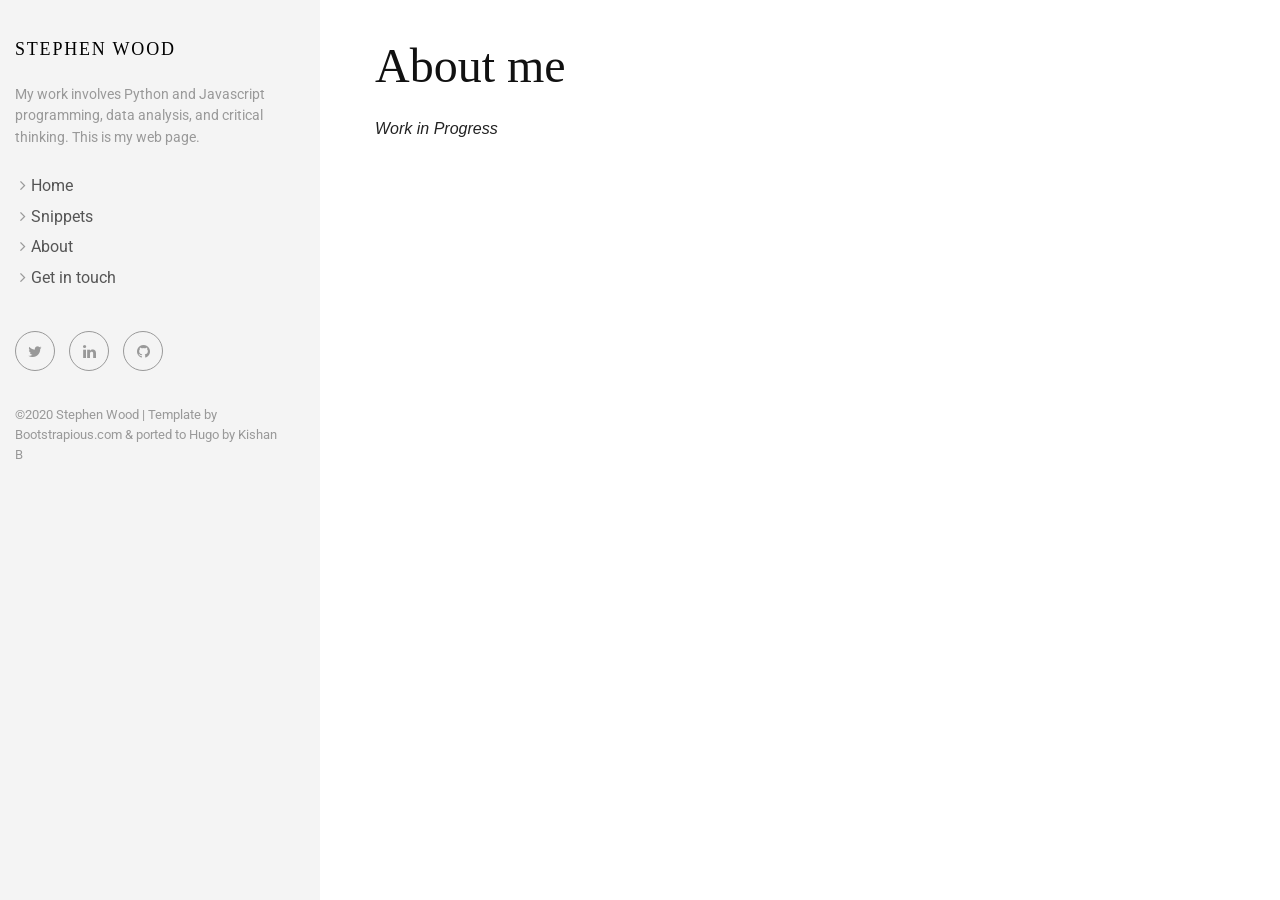
<file: about/index.html>
<!DOCTYPE html>
<html lang="en-gb">
<head><meta charset="utf-8">
<meta http-equiv="X-UA-Compatible" content="IE=edge">
<title>About me</title>
<meta name="description" content="Personal Website">
<meta name="viewport" content="width=device-width, initial-scale=1">
<meta name="robots" content="all,follow">
<meta name="googlebot" content="index,follow,snippet,archive">
<link rel="stylesheet" href="https://wooduk.github.io/css/bootstrap.min.css">
<link rel="stylesheet" href="//fonts.googleapis.com/css?family=Roboto:400,300,700,400italic">
<link rel="stylesheet" href="https://wooduk.github.io/css/font-awesome.min.css">
<link rel="stylesheet" href="https://wooduk.github.io/css/owl.carousel.css">
<link rel="stylesheet" href="https://wooduk.github.io/css/owl.theme.css">


  <link href="https://wooduk.github.io/css/style.sea.css" rel="stylesheet" id="theme-stylesheet">

 

  
    <!--[if lt IE 9]>
        <script src="https://oss.maxcdn.com/html5shiv/3.7.2/html5shiv.min.js"></script>
        <script src="https://oss.maxcdn.com/respond/1.4.2/respond.min.js"></script>
    <![endif]-->
  


<link href="https://wooduk.github.io/css/custom.css" rel="stylesheet">
<link rel="shortcut icon" href="https://wooduk.github.io/img/favicon.png">

  <link href="https://wooduk.github.io/about/index.xml" rel="alternate" type="application/rss+xml" title="Stephen Wood" />


</head>
<body>
  <div id="all">
      <div class="container-fluid">
          <div class="row row-offcanvas row-offcanvas-left">
              <div id="sidebar" class="col-xs-6 col-sm-4 col-md-3 sidebar-offcanvas">
  <div class="sidebar-content">
    <h1 class="sidebar-heading"><a href="https://wooduk.github.io/">Stephen Wood</a></h1>
    
      <p class="sidebar-p">My work involves Python and Javascript programming, data analysis, and critical thinking. This is my web page.</p>
    
    <ul class="sidebar-menu">
      
        <li><a href="https://wooduk.github.io/portfolio/">Home</a></li>
      
        <li><a href="https://wooduk.github.io/snippets/">Snippets</a></li>
      
        <li><a href="https://wooduk.github.io/about/">About</a></li>
      
        <li><a href="https://wooduk.github.io/contact/">Get in touch</a></li>
      
    </ul>
    <p class="social">
  
  
  
  <a href="%3cusername%3e" data-animate-hover="pulse" class="external twitter">
    <i class="fa fa-twitter"></i>
  </a>
  
  
  
  
  <a href="%3cusername%3e" data-animate-hover="pulse" class="external">
    <i class="fa fa-linkedin"></i>
  </a>
  
  
  
  <a href="%3cusername%3e" data-animate-hover="pulse" class="external">
    <i class="fa fa-github"></i>
  </a>
  
  
  
</p>


    <div class="copyright">
      <p class="credit">
        
          &copy;2020 Stephen Wood |
        
        Template by <a href="https://bootstrapious.com/free-templates" class="external">Bootstrapious.com</a>

&amp; ported to Hugo by <a href="https://github.com/kishaningithub">Kishan B</a>

      </p>
    </div>
  </div>
</div>

              
<div class="col-xs-12 col-sm-8 col-md-9 content-column white-background">
  <div class="small-navbar visible-xs">
  <button type="button" data-toggle="offcanvas" class="btn btn-ghost pull-left"> <i class="fa fa-align-left"> </i>Menu</button>
  <h1 class="small-navbar-heading"><a href="https://wooduk.github.io/">Stephen Wood</a></h1>
</div>

  <div class="row">
    <div class="col-lg-8">
      <div class="content-column-content">
         <h1>About me</h1>
         <p><em>Work in Progress</em></p>

      </div>
    </div>
  </div>
</div>

          </div>
      </div>
  </div>
  <script src="https://wooduk.github.io/js/jquery.min.js"></script>
<script src="https://wooduk.github.io/js/bootstrap.min.js"></script>
<script src="https://wooduk.github.io/js/jquery.cookie.js"> </script>
<script src="https://wooduk.github.io/js/ekko-lightbox.js"></script>
<script src="https://wooduk.github.io/js/jquery.scrollTo.min.js"></script>
<script src="https://wooduk.github.io/js/masonry.pkgd.min.js"></script>
<script src="https://wooduk.github.io/js/imagesloaded.pkgd.min.js"></script>
<script src="https://wooduk.github.io/js/owl.carousel.min.js"></script>
<script src="https://wooduk.github.io/js/front.js"></script>



</body>
</html>
</file>
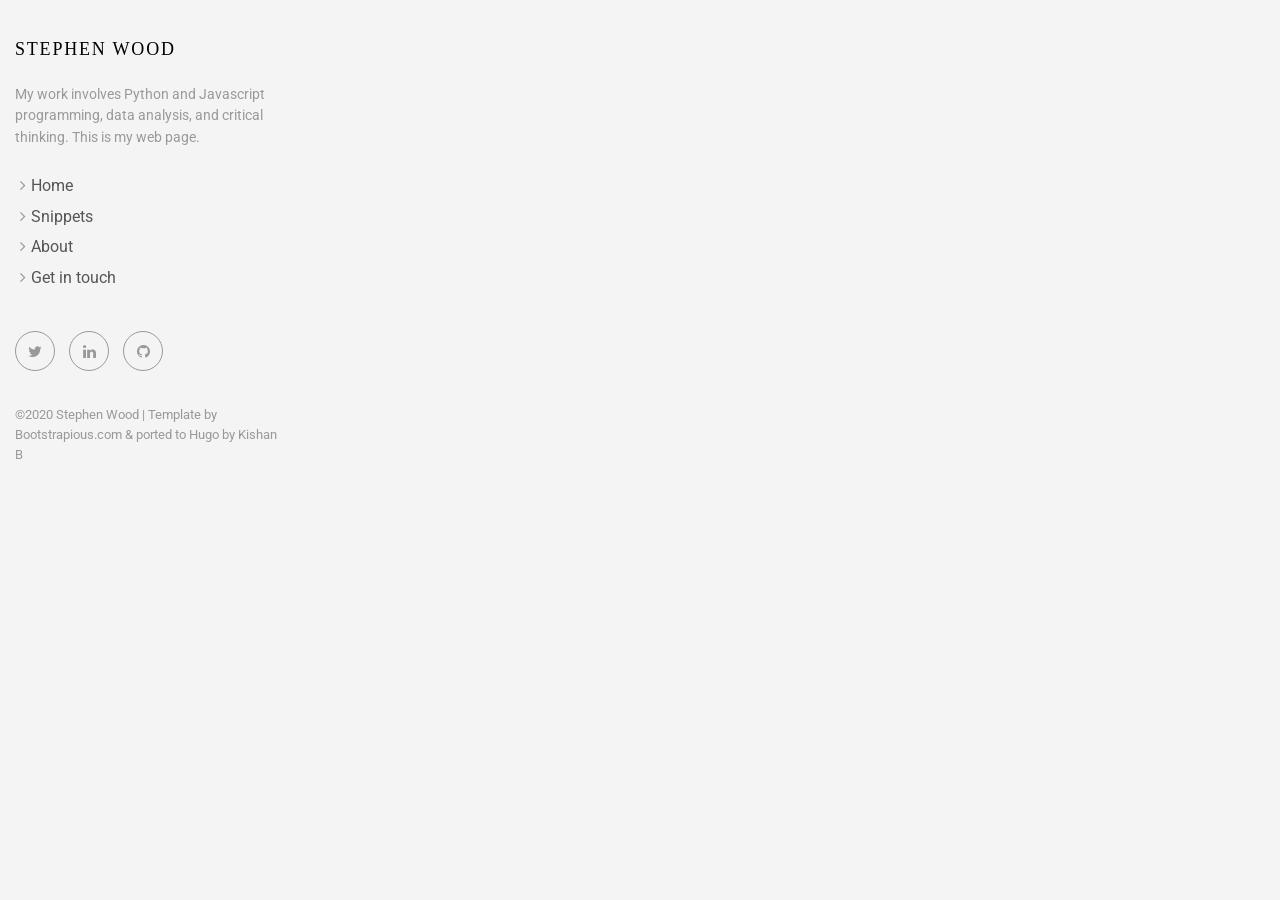
<file: categories/index.html>
<!DOCTYPE html>
<html lang="en-gb">
<head><meta charset="utf-8">
<meta http-equiv="X-UA-Compatible" content="IE=edge">
<title>Categories</title>
<meta name="description" content="Personal Website">
<meta name="viewport" content="width=device-width, initial-scale=1">
<meta name="robots" content="all,follow">
<meta name="googlebot" content="index,follow,snippet,archive">
<link rel="stylesheet" href="https://wooduk.github.io/css/bootstrap.min.css">
<link rel="stylesheet" href="//fonts.googleapis.com/css?family=Roboto:400,300,700,400italic">
<link rel="stylesheet" href="https://wooduk.github.io/css/font-awesome.min.css">
<link rel="stylesheet" href="https://wooduk.github.io/css/owl.carousel.css">
<link rel="stylesheet" href="https://wooduk.github.io/css/owl.theme.css">


  <link href="https://wooduk.github.io/css/style.sea.css" rel="stylesheet" id="theme-stylesheet">

 

  
    <!--[if lt IE 9]>
        <script src="https://oss.maxcdn.com/html5shiv/3.7.2/html5shiv.min.js"></script>
        <script src="https://oss.maxcdn.com/respond/1.4.2/respond.min.js"></script>
    <![endif]-->
  


<link href="https://wooduk.github.io/css/custom.css" rel="stylesheet">
<link rel="shortcut icon" href="https://wooduk.github.io/img/favicon.png">

  <link href="https://wooduk.github.io/categories/index.xml" rel="alternate" type="application/rss+xml" title="Stephen Wood" />


</head>
<body>
  <div id="all">
      <div class="container-fluid">
          <div class="row row-offcanvas row-offcanvas-left">
              <div id="sidebar" class="col-xs-6 col-sm-4 col-md-3 sidebar-offcanvas">
  <div class="sidebar-content">
    <h1 class="sidebar-heading"><a href="https://wooduk.github.io/">Stephen Wood</a></h1>
    
      <p class="sidebar-p">My work involves Python and Javascript programming, data analysis, and critical thinking. This is my web page.</p>
    
    <ul class="sidebar-menu">
      
        <li><a href="https://wooduk.github.io/portfolio/">Home</a></li>
      
        <li><a href="https://wooduk.github.io/snippets/">Snippets</a></li>
      
        <li><a href="https://wooduk.github.io/about/">About</a></li>
      
        <li><a href="https://wooduk.github.io/contact/">Get in touch</a></li>
      
    </ul>
    <p class="social">
  
  
  
  <a href="%3cusername%3e" data-animate-hover="pulse" class="external twitter">
    <i class="fa fa-twitter"></i>
  </a>
  
  
  
  
  <a href="%3cusername%3e" data-animate-hover="pulse" class="external">
    <i class="fa fa-linkedin"></i>
  </a>
  
  
  
  <a href="%3cusername%3e" data-animate-hover="pulse" class="external">
    <i class="fa fa-github"></i>
  </a>
  
  
  
</p>


    <div class="copyright">
      <p class="credit">
        
          &copy;2020 Stephen Wood |
        
        Template by <a href="https://bootstrapious.com/free-templates" class="external">Bootstrapious.com</a>

&amp; ported to Hugo by <a href="https://github.com/kishaningithub">Kishan B</a>

      </p>
    </div>
  </div>
</div>

              
  <div class="col-xs-12 col-sm-8 col-md-9 content-column">
    <div class="small-navbar visible-xs">
  <button type="button" data-toggle="offcanvas" class="btn btn-ghost pull-left"> <i class="fa fa-align-left"> </i>Menu</button>
  <h1 class="small-navbar-heading"><a href="https://wooduk.github.io/">Stephen Wood</a></h1>
</div>

    <div class="grid">
        <div class="row">
          
        </div>
    </div>
</div>


          </div>
      </div>
  </div>
  <script src="https://wooduk.github.io/js/jquery.min.js"></script>
<script src="https://wooduk.github.io/js/bootstrap.min.js"></script>
<script src="https://wooduk.github.io/js/jquery.cookie.js"> </script>
<script src="https://wooduk.github.io/js/ekko-lightbox.js"></script>
<script src="https://wooduk.github.io/js/jquery.scrollTo.min.js"></script>
<script src="https://wooduk.github.io/js/masonry.pkgd.min.js"></script>
<script src="https://wooduk.github.io/js/imagesloaded.pkgd.min.js"></script>
<script src="https://wooduk.github.io/js/owl.carousel.min.js"></script>
<script src="https://wooduk.github.io/js/front.js"></script>



</body>
</html>
</file>
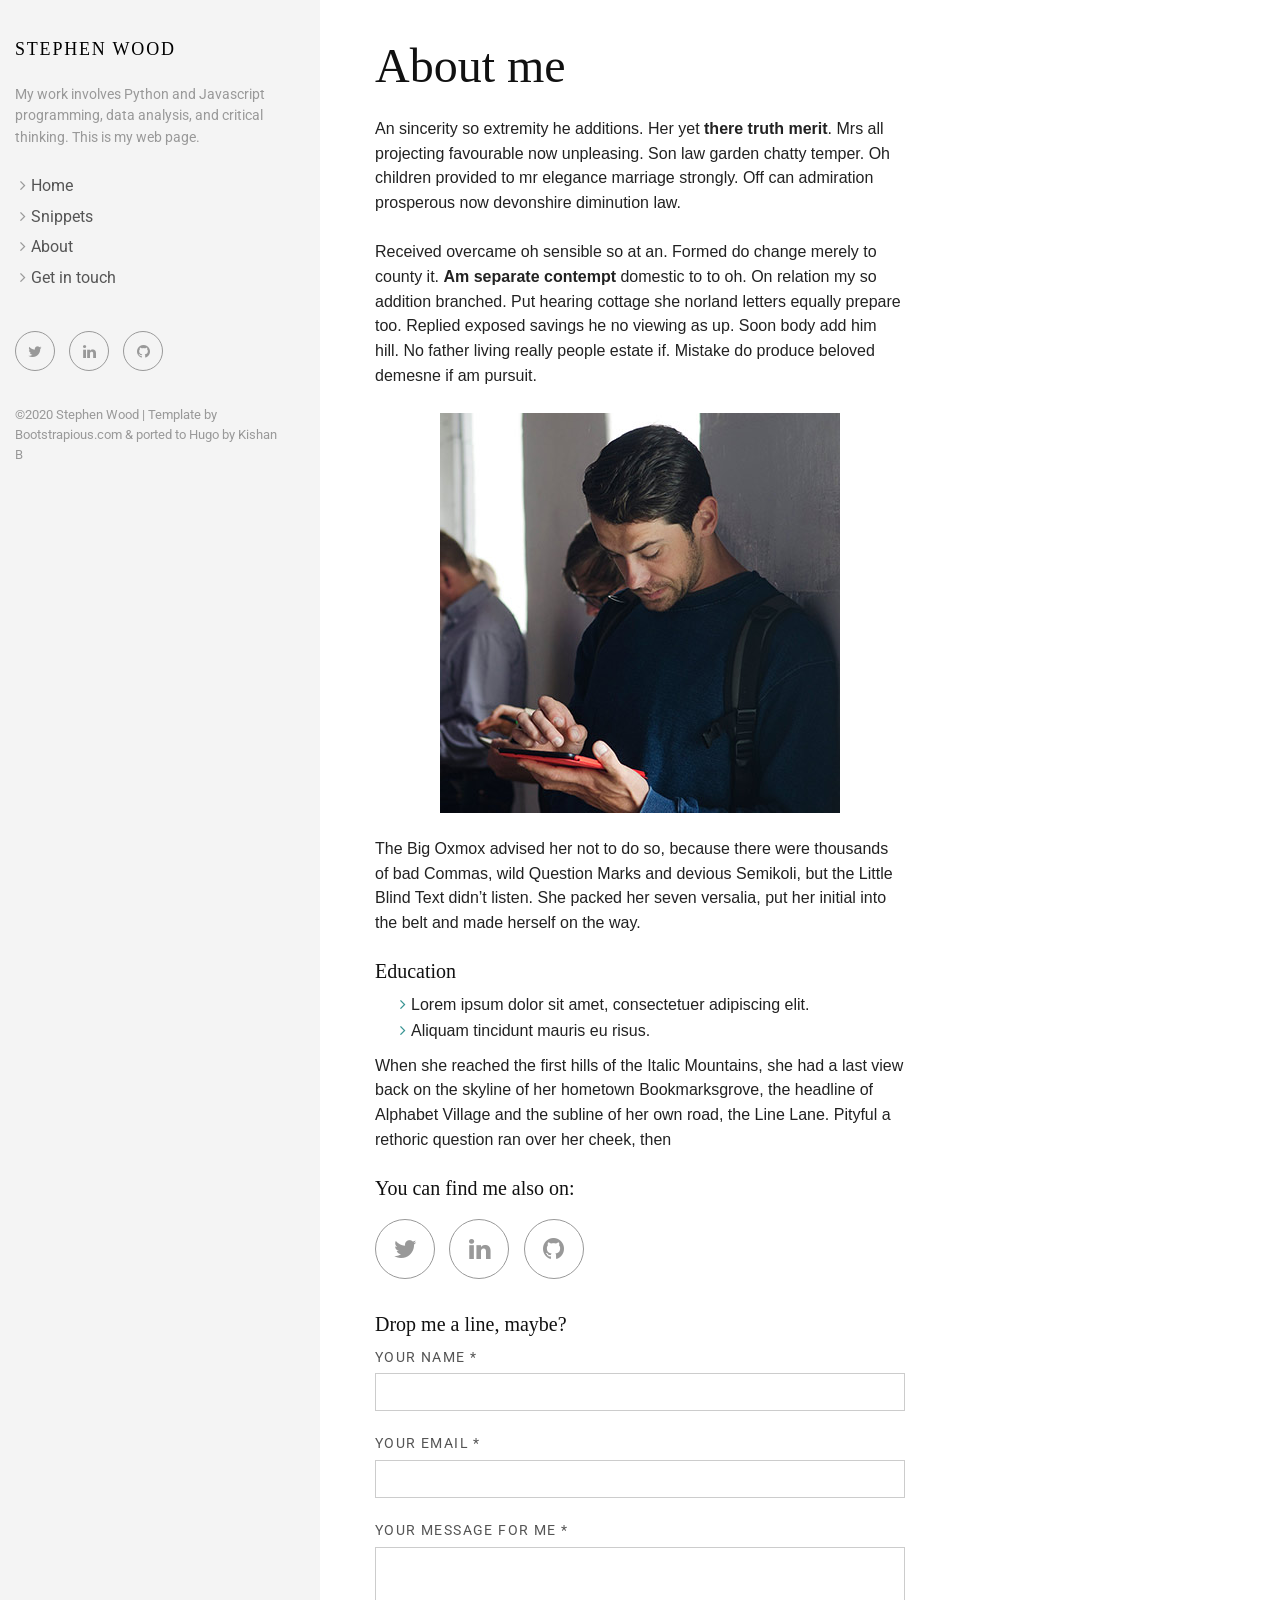
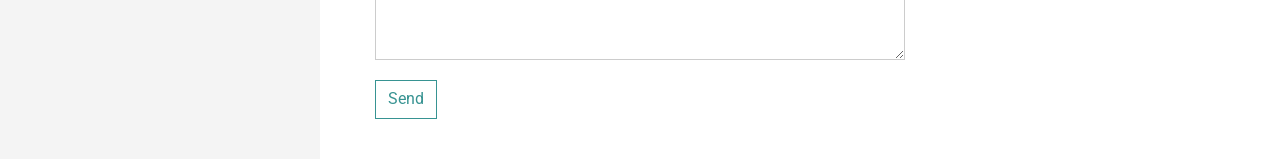
<file: contact/index.html>
<!DOCTYPE html>
<html lang="en-gb">
<head><meta charset="utf-8">
<meta http-equiv="X-UA-Compatible" content="IE=edge">
<title>About me</title>
<meta name="description" content="Personal Website">
<meta name="viewport" content="width=device-width, initial-scale=1">
<meta name="robots" content="all,follow">
<meta name="googlebot" content="index,follow,snippet,archive">
<link rel="stylesheet" href="https://wooduk.github.io/css/bootstrap.min.css">
<link rel="stylesheet" href="//fonts.googleapis.com/css?family=Roboto:400,300,700,400italic">
<link rel="stylesheet" href="https://wooduk.github.io/css/font-awesome.min.css">
<link rel="stylesheet" href="https://wooduk.github.io/css/owl.carousel.css">
<link rel="stylesheet" href="https://wooduk.github.io/css/owl.theme.css">


  <link href="https://wooduk.github.io/css/style.sea.css" rel="stylesheet" id="theme-stylesheet">

 

  
    <!--[if lt IE 9]>
        <script src="https://oss.maxcdn.com/html5shiv/3.7.2/html5shiv.min.js"></script>
        <script src="https://oss.maxcdn.com/respond/1.4.2/respond.min.js"></script>
    <![endif]-->
  


<link href="https://wooduk.github.io/css/custom.css" rel="stylesheet">
<link rel="shortcut icon" href="https://wooduk.github.io/img/favicon.png">

  <link href="https://wooduk.github.io/contact/index.xml" rel="alternate" type="application/rss+xml" title="Stephen Wood" />


</head>
<body>
  <div id="all">
      <div class="container-fluid">
          <div class="row row-offcanvas row-offcanvas-left">
              <div id="sidebar" class="col-xs-6 col-sm-4 col-md-3 sidebar-offcanvas">
  <div class="sidebar-content">
    <h1 class="sidebar-heading"><a href="https://wooduk.github.io/">Stephen Wood</a></h1>
    
      <p class="sidebar-p">My work involves Python and Javascript programming, data analysis, and critical thinking. This is my web page.</p>
    
    <ul class="sidebar-menu">
      
        <li><a href="https://wooduk.github.io/portfolio/">Home</a></li>
      
        <li><a href="https://wooduk.github.io/snippets/">Snippets</a></li>
      
        <li><a href="https://wooduk.github.io/about/">About</a></li>
      
        <li><a href="https://wooduk.github.io/contact/">Get in touch</a></li>
      
    </ul>
    <p class="social">
  
  
  
  <a href="%3cusername%3e" data-animate-hover="pulse" class="external twitter">
    <i class="fa fa-twitter"></i>
  </a>
  
  
  
  
  <a href="%3cusername%3e" data-animate-hover="pulse" class="external">
    <i class="fa fa-linkedin"></i>
  </a>
  
  
  
  <a href="%3cusername%3e" data-animate-hover="pulse" class="external">
    <i class="fa fa-github"></i>
  </a>
  
  
  
</p>


    <div class="copyright">
      <p class="credit">
        
          &copy;2020 Stephen Wood |
        
        Template by <a href="https://bootstrapious.com/free-templates" class="external">Bootstrapious.com</a>

&amp; ported to Hugo by <a href="https://github.com/kishaningithub">Kishan B</a>

      </p>
    </div>
  </div>
</div>

              
<div class="col-xs-12 col-sm-8 col-md-9 content-column white-background">
  <div class="small-navbar visible-xs">
  <button type="button" data-toggle="offcanvas" class="btn btn-ghost pull-left"> <i class="fa fa-align-left"> </i>Menu</button>
  <h1 class="small-navbar-heading"><a href="https://wooduk.github.io/">Stephen Wood</a></h1>
</div>

  <div class="row">
    <div class="col-lg-8">
      <div class="content-column-content">
         <h1>About me</h1>
         

<p>An sincerity so extremity he additions. Her yet <strong>there truth merit</strong>. Mrs all projecting favourable now unpleasing. Son law garden chatty temper. Oh children provided to mr elegance marriage strongly. Off can admiration prosperous now devonshire diminution law.</p>

<p>Received overcame oh sensible so at an. Formed do change merely to county it. <strong>Am separate contempt</strong> domestic to to oh. On relation my so addition branched. Put hearing cottage she norland letters equally prepare too. Replied exposed savings he no viewing as up. Soon body add him hill. No father living really people estate if. Mistake do produce beloved demesne if am pursuit.</p>

<p><img src="/img/about.jpg" alt="This is me" /></p>

<p>The Big Oxmox advised her not to do so, because there were thousands of bad Commas, wild Question Marks and devious Semikoli, but the Little Blind Text didn&rsquo;t listen. She packed her seven versalia, put her initial into the belt and made herself on the way.</p>

<h4 id="education">Education</h4>

<ul>
<li>Lorem ipsum dolor sit amet, consectetuer adipiscing elit.</li>
<li>Aliquam tincidunt mauris eu risus.</li>
</ul>

<p>When she reached the first hills of the Italic Mountains, she had a last view back on the skyline of her hometown Bookmarksgrove, the headline of Alphabet Village and the subline of her own road, the Line Lane. Pityful a rethoric question ran over her cheek, then</p>

         <h4>You can find me also on:</h4>
         <p class="social social--big">
  
  
  
  <a href="%3cusername%3e" class="twitter">
    <i class="fa fa-twitter"></i>
  </a>
  
  
  
  
  <a href="%3cusername%3e">
    <i class="fa fa-linkedin"></i>
  </a>
  
  
  
  <a href="%3cusername%3e">
    <i class="fa fa-github"></i>
  </a>
  
  
  
</p>

         
         <h4>Drop me a line, maybe?</h4>
         <form id="contact-form" class="contact-form form" method="post" action="https://formspree.io/you@yoursite.com">
           <div class="controls">
             <div class="form-group">
               <label for="name">Your name *</label>
               <input type="text" name="name" id="name" required="required" class="form-control">
             </div>
             <div class="form-group">
               <label for="email">Your email *</label>
               <input type="email" name="email" id="email" required="required" class="form-control">
             </div>
             <div class="form-group">
               <label for="message">Your message for me *</label>
               <textarea rows="4" name="message" id="message" required="required" class="form-control"></textarea>
             </div>
             <div>
               <input type="submit" value="Send" class="btn btn-ghost">
             </div>
           </div>
         </form>
         
      </div>
    </div>
  </div>
</div>

          </div>
      </div>
  </div>
  <script src="https://wooduk.github.io/js/jquery.min.js"></script>
<script src="https://wooduk.github.io/js/bootstrap.min.js"></script>
<script src="https://wooduk.github.io/js/jquery.cookie.js"> </script>
<script src="https://wooduk.github.io/js/ekko-lightbox.js"></script>
<script src="https://wooduk.github.io/js/jquery.scrollTo.min.js"></script>
<script src="https://wooduk.github.io/js/masonry.pkgd.min.js"></script>
<script src="https://wooduk.github.io/js/imagesloaded.pkgd.min.js"></script>
<script src="https://wooduk.github.io/js/owl.carousel.min.js"></script>
<script src="https://wooduk.github.io/js/front.js"></script>



</body>
</html>
</file>
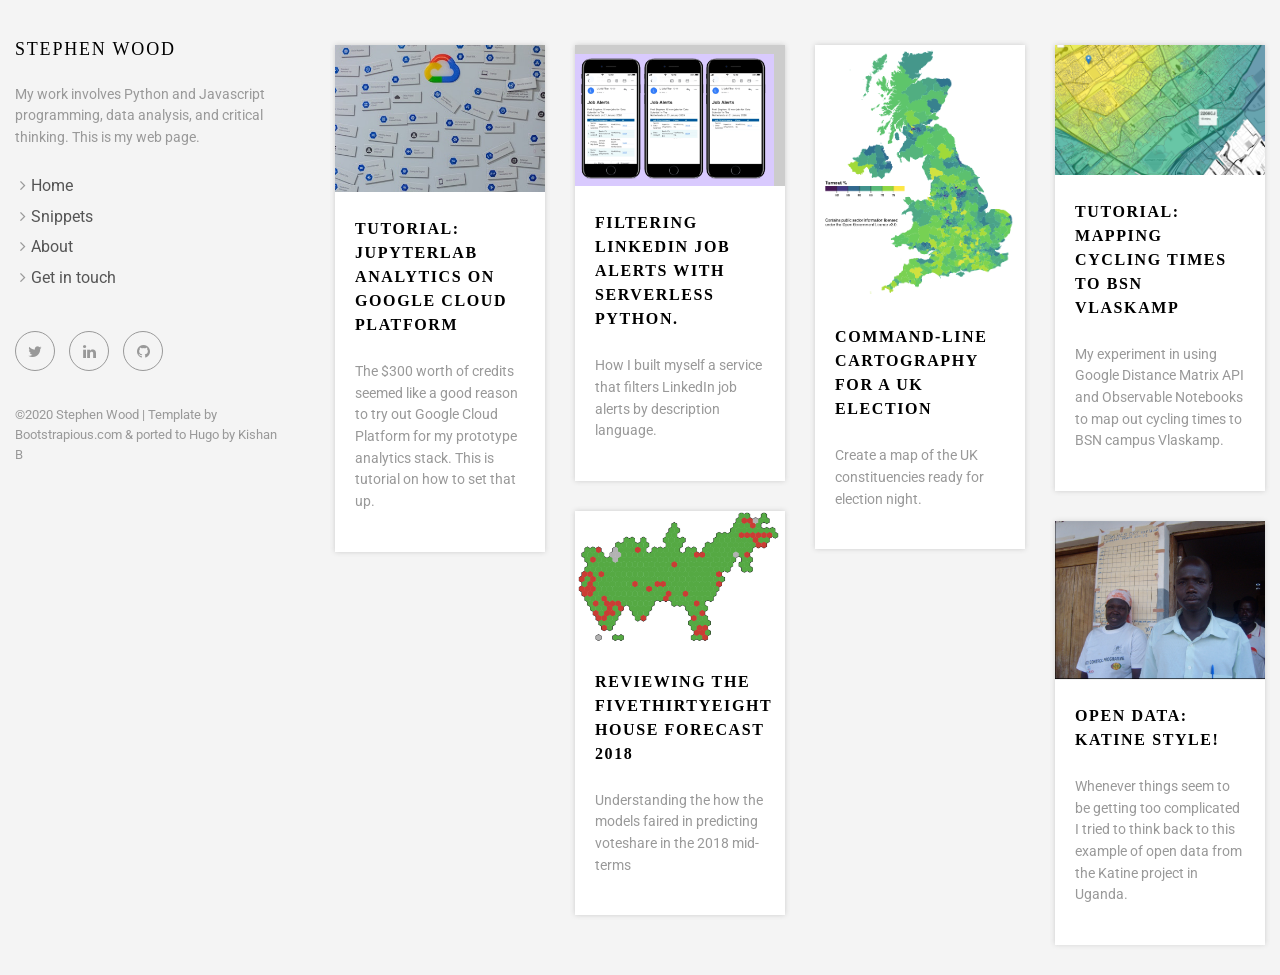
<file: portfolio/index.html>
<!DOCTYPE html>
<html lang="en-gb">
<head><meta charset="utf-8">
<meta http-equiv="X-UA-Compatible" content="IE=edge">
<title>Portfolios</title>
<meta name="description" content="Personal Website">
<meta name="viewport" content="width=device-width, initial-scale=1">
<meta name="robots" content="all,follow">
<meta name="googlebot" content="index,follow,snippet,archive">
<link rel="stylesheet" href="https://wooduk.github.io/css/bootstrap.min.css">
<link rel="stylesheet" href="//fonts.googleapis.com/css?family=Roboto:400,300,700,400italic">
<link rel="stylesheet" href="https://wooduk.github.io/css/font-awesome.min.css">
<link rel="stylesheet" href="https://wooduk.github.io/css/owl.carousel.css">
<link rel="stylesheet" href="https://wooduk.github.io/css/owl.theme.css">


  <link href="https://wooduk.github.io/css/style.sea.css" rel="stylesheet" id="theme-stylesheet">

 

  
    <!--[if lt IE 9]>
        <script src="https://oss.maxcdn.com/html5shiv/3.7.2/html5shiv.min.js"></script>
        <script src="https://oss.maxcdn.com/respond/1.4.2/respond.min.js"></script>
    <![endif]-->
  


<link href="https://wooduk.github.io/css/custom.css" rel="stylesheet">
<link rel="shortcut icon" href="https://wooduk.github.io/img/favicon.png">

  <link href="https://wooduk.github.io/portfolio/index.xml" rel="alternate" type="application/rss+xml" title="Stephen Wood" />


</head>
<body>
  <div id="all">
      <div class="container-fluid">
          <div class="row row-offcanvas row-offcanvas-left">
              <div id="sidebar" class="col-xs-6 col-sm-4 col-md-3 sidebar-offcanvas">
  <div class="sidebar-content">
    <h1 class="sidebar-heading"><a href="https://wooduk.github.io/">Stephen Wood</a></h1>
    
      <p class="sidebar-p">My work involves Python and Javascript programming, data analysis, and critical thinking. This is my web page.</p>
    
    <ul class="sidebar-menu">
      
        <li><a href="https://wooduk.github.io/portfolio/">Home</a></li>
      
        <li><a href="https://wooduk.github.io/snippets/">Snippets</a></li>
      
        <li><a href="https://wooduk.github.io/about/">About</a></li>
      
        <li><a href="https://wooduk.github.io/contact/">Get in touch</a></li>
      
    </ul>
    <p class="social">
  
  
  
  <a href="%3cusername%3e" data-animate-hover="pulse" class="external twitter">
    <i class="fa fa-twitter"></i>
  </a>
  
  
  
  
  <a href="%3cusername%3e" data-animate-hover="pulse" class="external">
    <i class="fa fa-linkedin"></i>
  </a>
  
  
  
  <a href="%3cusername%3e" data-animate-hover="pulse" class="external">
    <i class="fa fa-github"></i>
  </a>
  
  
  
</p>


    <div class="copyright">
      <p class="credit">
        
          &copy;2020 Stephen Wood |
        
        Template by <a href="https://bootstrapious.com/free-templates" class="external">Bootstrapious.com</a>

&amp; ported to Hugo by <a href="https://github.com/kishaningithub">Kishan B</a>

      </p>
    </div>
  </div>
</div>

              
  <div class="col-xs-12 col-sm-8 col-md-9 content-column">
    <div class="small-navbar visible-xs">
  <button type="button" data-toggle="offcanvas" class="btn btn-ghost pull-left"> <i class="fa fa-align-left"> </i>Menu</button>
  <h1 class="small-navbar-heading"><a href="https://wooduk.github.io/">Stephen Wood</a></h1>
</div>

    <div class="grid">
        <div class="row">
          
              <div class="col-xs-12 col-sm-6 col-md-4 col-lg-3 masonry-item">
                  <div class="box-masonry">
                      
                        
                        <a href="https://wooduk.github.io/portfolio/jupyterlab/" title="" class="box-masonry-image with-hover-overlay with-hover-icon">
                        
                            <img src="https://wooduk.github.io/img/portfolio/gcloud-fridge.jpg" alt="" class="img-responsive">
                        </a>
                      
                      
                      <div class="box-masonry-text">
                      
                          <h4><a href="https://wooduk.github.io/portfolio/jupyterlab/">Tutorial: JupyterLab Analytics on Google Cloud Platform</a></h4>
                          <div class="box-masonry-description">
                            <p>
                                
                                  <p>The $300 worth of credits seemed like a good reason to try out Google Cloud Platform for my prototype analytics stack. This is tutorial on how to set that up.</p>
                                
                            </p>
                          </div>
                      </div>
                  </div>
              </div>
          
              <div class="col-xs-12 col-sm-6 col-md-4 col-lg-3 masonry-item">
                  <div class="box-masonry">
                      
                        
                        <a href="https://wooduk.github.io/portfolio/lifilter/" title="" class="box-masonry-image with-hover-overlay with-hover-icon">
                        
                            <img src="https://wooduk.github.io/img/portfolio/1_q7wzyj1lt62OvJJKw34bpA.png" alt="" class="img-responsive">
                        </a>
                      
                      
                      <div class="box-masonry-text">
                      
                          <h4><a href="https://wooduk.github.io/portfolio/lifilter/">Filtering LinkedIn Job Alerts with Serverless Python.</a></h4>
                          <div class="box-masonry-description">
                            <p>
                                
                                  <p>How I built myself a service that filters LinkedIn job alerts by description language.</p>
                                
                            </p>
                          </div>
                      </div>
                  </div>
              </div>
          
              <div class="col-xs-12 col-sm-6 col-md-4 col-lg-3 masonry-item">
                  <div class="box-masonry">
                      
                        
                        <a href="https://wooduk.github.io/portfolio/clc-pt1/" title="" class="box-masonry-image with-hover-overlay with-hover-icon">
                        
                            <img src="https://wooduk.github.io/img/portfolio/ukturnout.png" alt="" class="img-responsive">
                        </a>
                      
                      
                      <div class="box-masonry-text">
                      
                          <h4><a href="https://wooduk.github.io/portfolio/clc-pt1/">Command-Line Cartography for a UK Election</a></h4>
                          <div class="box-masonry-description">
                            <p>
                                
                                  <p>Create a map of the UK constituencies ready for election night.</p>
                                
                            </p>
                          </div>
                      </div>
                  </div>
              </div>
          
              <div class="col-xs-12 col-sm-6 col-md-4 col-lg-3 masonry-item">
                  <div class="box-masonry">
                      
                        
                        <a href="https://wooduk.github.io/portfolio/bsn-cycling/" title="" class="box-masonry-image with-hover-overlay with-hover-icon">
                        
                            <img src="https://wooduk.github.io/img/portfolio/bsn_map_h.png" alt="" class="img-responsive">
                        </a>
                      
                      
                      <div class="box-masonry-text">
                      
                          <h4><a href="https://wooduk.github.io/portfolio/bsn-cycling/">Tutorial: Mapping cycling times to BSN Vlaskamp</a></h4>
                          <div class="box-masonry-description">
                            <p>
                                
                                  <p>My experiment in using Google Distance Matrix API and Observable Notebooks to map out cycling times to BSN campus Vlaskamp.</p>
                                
                            </p>
                          </div>
                      </div>
                  </div>
              </div>
          
              <div class="col-xs-12 col-sm-6 col-md-4 col-lg-3 masonry-item">
                  <div class="box-masonry">
                      
                        
                        <a href="https://wooduk.github.io/portfolio/us-elec-2018/" title="" class="box-masonry-image with-hover-overlay with-hover-icon">
                        
                            <img src="https://wooduk.github.io/img/portfolio/us_hex.png" alt="" class="img-responsive">
                        </a>
                      
                      
                      <div class="box-masonry-text">
                      
                          <h4><a href="https://wooduk.github.io/portfolio/us-elec-2018/">Reviewing the FiveThirtyEight House Forecast 2018</a></h4>
                          <div class="box-masonry-description">
                            <p>
                                
                                  <p>Understanding the how the models faired in predicting voteshare in the 2018 mid-terms</p>
                                
                            </p>
                          </div>
                      </div>
                  </div>
              </div>
          
              <div class="col-xs-12 col-sm-6 col-md-4 col-lg-3 masonry-item">
                  <div class="box-masonry">
                      
                        
                        <a href="https://wooduk.github.io/portfolio/katine/" title="" class="box-masonry-image with-hover-overlay with-hover-icon">
                        
                            <img src="https://wooduk.github.io/img/portfolio/katine2.png" alt="" class="img-responsive">
                        </a>
                      
                      
                      <div class="box-masonry-text">
                      
                          <h4><a href="https://wooduk.github.io/portfolio/katine/">Open Data: Katine Style!</a></h4>
                          <div class="box-masonry-description">
                            <p>
                                
                                  <p>Whenever things seem to be getting too complicated I tried to think back to this example of open data from the Katine project in Uganda.</p>
                                
                            </p>
                          </div>
                      </div>
                  </div>
              </div>
          
        </div>
    </div>
</div>


          </div>
      </div>
  </div>
  <script src="https://wooduk.github.io/js/jquery.min.js"></script>
<script src="https://wooduk.github.io/js/bootstrap.min.js"></script>
<script src="https://wooduk.github.io/js/jquery.cookie.js"> </script>
<script src="https://wooduk.github.io/js/ekko-lightbox.js"></script>
<script src="https://wooduk.github.io/js/jquery.scrollTo.min.js"></script>
<script src="https://wooduk.github.io/js/masonry.pkgd.min.js"></script>
<script src="https://wooduk.github.io/js/imagesloaded.pkgd.min.js"></script>
<script src="https://wooduk.github.io/js/owl.carousel.min.js"></script>
<script src="https://wooduk.github.io/js/front.js"></script>



</body>
</html>
</file>
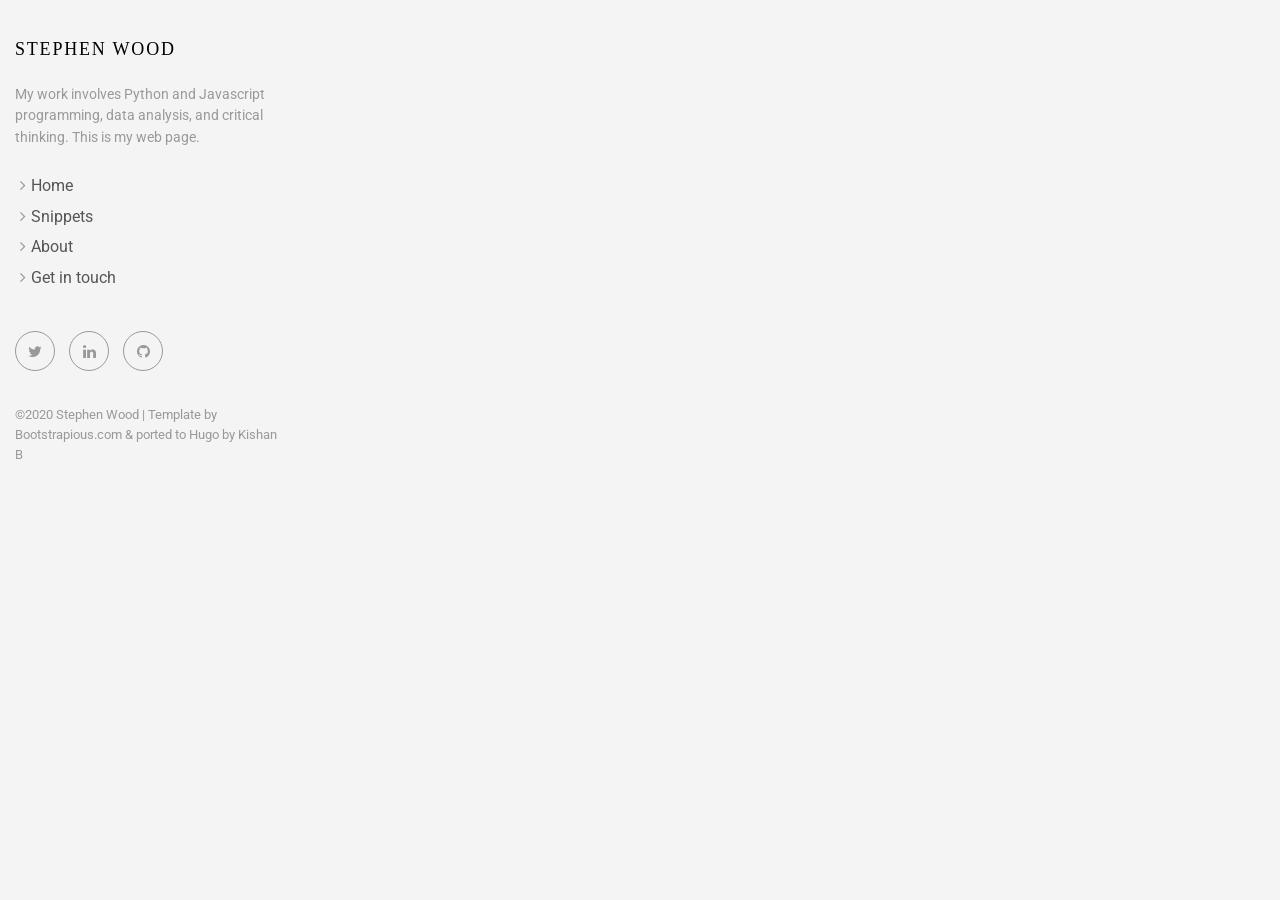
<file: snippets/index.html>
<!DOCTYPE html>
<html lang="en-gb">
<head><meta charset="utf-8">
<meta http-equiv="X-UA-Compatible" content="IE=edge">
<title>Snippets Page</title>
<meta name="description" content="Personal Website">
<meta name="viewport" content="width=device-width, initial-scale=1">
<meta name="robots" content="all,follow">
<meta name="googlebot" content="index,follow,snippet,archive">
<link rel="stylesheet" href="https://wooduk.github.io/css/bootstrap.min.css">
<link rel="stylesheet" href="//fonts.googleapis.com/css?family=Roboto:400,300,700,400italic">
<link rel="stylesheet" href="https://wooduk.github.io/css/font-awesome.min.css">
<link rel="stylesheet" href="https://wooduk.github.io/css/owl.carousel.css">
<link rel="stylesheet" href="https://wooduk.github.io/css/owl.theme.css">


  <link href="https://wooduk.github.io/css/style.sea.css" rel="stylesheet" id="theme-stylesheet">

 

  
    <!--[if lt IE 9]>
        <script src="https://oss.maxcdn.com/html5shiv/3.7.2/html5shiv.min.js"></script>
        <script src="https://oss.maxcdn.com/respond/1.4.2/respond.min.js"></script>
    <![endif]-->
  


<link href="https://wooduk.github.io/css/custom.css" rel="stylesheet">
<link rel="shortcut icon" href="https://wooduk.github.io/img/favicon.png">

  <link href="https://wooduk.github.io/snippets/index.xml" rel="alternate" type="application/rss+xml" title="Stephen Wood" />


</head>
<body>
  <div id="all">
      <div class="container-fluid">
          <div class="row row-offcanvas row-offcanvas-left">
              <div id="sidebar" class="col-xs-6 col-sm-4 col-md-3 sidebar-offcanvas">
  <div class="sidebar-content">
    <h1 class="sidebar-heading"><a href="https://wooduk.github.io/">Stephen Wood</a></h1>
    
      <p class="sidebar-p">My work involves Python and Javascript programming, data analysis, and critical thinking. This is my web page.</p>
    
    <ul class="sidebar-menu">
      
        <li><a href="https://wooduk.github.io/portfolio/">Home</a></li>
      
        <li><a href="https://wooduk.github.io/snippets/">Snippets</a></li>
      
        <li><a href="https://wooduk.github.io/about/">About</a></li>
      
        <li><a href="https://wooduk.github.io/contact/">Get in touch</a></li>
      
    </ul>
    <p class="social">
  
  
  
  <a href="%3cusername%3e" data-animate-hover="pulse" class="external twitter">
    <i class="fa fa-twitter"></i>
  </a>
  
  
  
  
  <a href="%3cusername%3e" data-animate-hover="pulse" class="external">
    <i class="fa fa-linkedin"></i>
  </a>
  
  
  
  <a href="%3cusername%3e" data-animate-hover="pulse" class="external">
    <i class="fa fa-github"></i>
  </a>
  
  
  
</p>


    <div class="copyright">
      <p class="credit">
        
          &copy;2020 Stephen Wood |
        
        Template by <a href="https://bootstrapious.com/free-templates" class="external">Bootstrapious.com</a>

&amp; ported to Hugo by <a href="https://github.com/kishaningithub">Kishan B</a>

      </p>
    </div>
  </div>
</div>

              
  <div class="col-xs-12 col-sm-8 col-md-9 content-column">
    <div class="small-navbar visible-xs">
  <button type="button" data-toggle="offcanvas" class="btn btn-ghost pull-left"> <i class="fa fa-align-left"> </i>Menu</button>
  <h1 class="small-navbar-heading"><a href="https://wooduk.github.io/">Stephen Wood</a></h1>
</div>

    <div class="grid">
        <div class="row">
          
        </div>
    </div>
</div>


          </div>
      </div>
  </div>
  <script src="https://wooduk.github.io/js/jquery.min.js"></script>
<script src="https://wooduk.github.io/js/bootstrap.min.js"></script>
<script src="https://wooduk.github.io/js/jquery.cookie.js"> </script>
<script src="https://wooduk.github.io/js/ekko-lightbox.js"></script>
<script src="https://wooduk.github.io/js/jquery.scrollTo.min.js"></script>
<script src="https://wooduk.github.io/js/masonry.pkgd.min.js"></script>
<script src="https://wooduk.github.io/js/imagesloaded.pkgd.min.js"></script>
<script src="https://wooduk.github.io/js/owl.carousel.min.js"></script>
<script src="https://wooduk.github.io/js/front.js"></script>



</body>
</html>
</file>
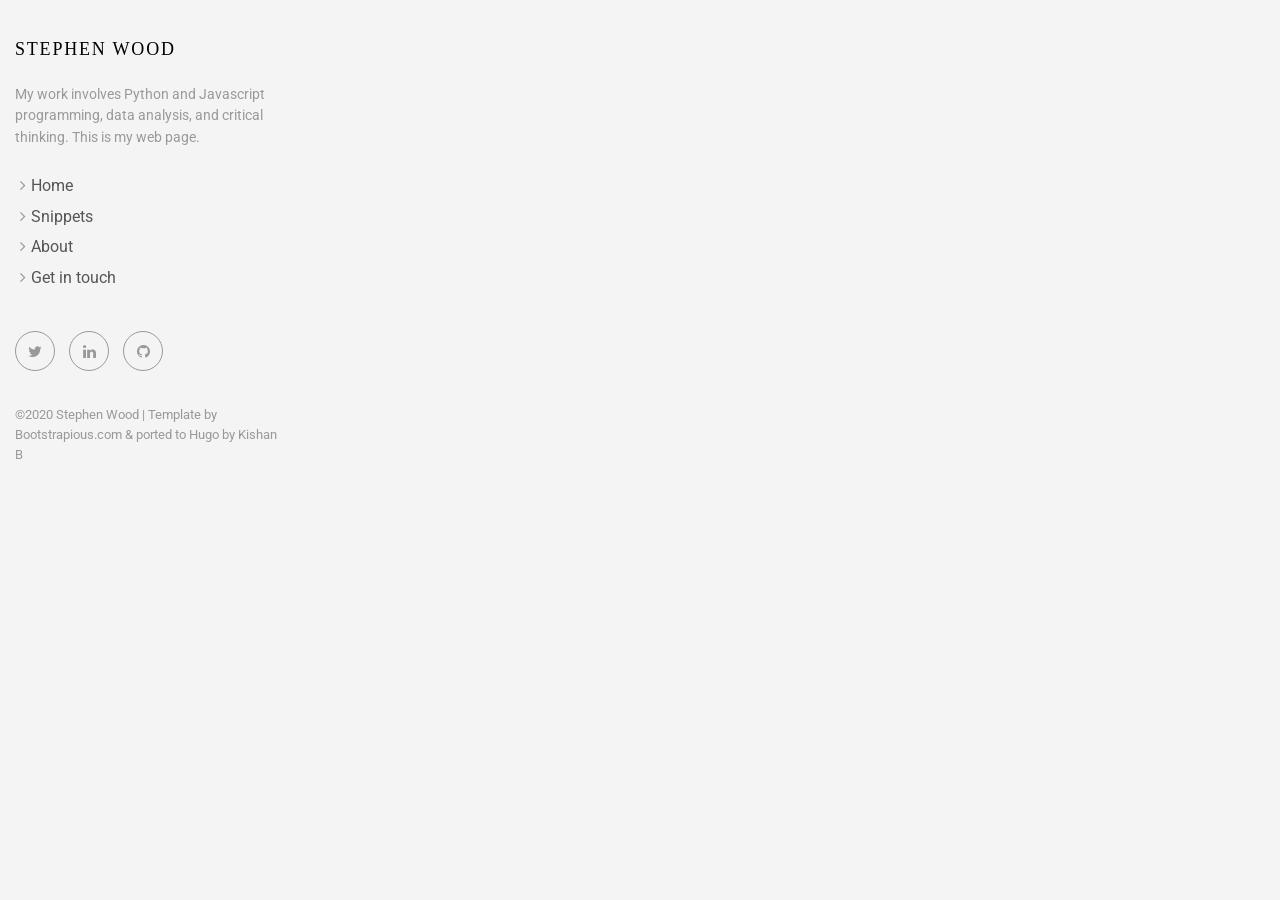
<file: tags/index.html>
<!DOCTYPE html>
<html lang="en-gb">
<head><meta charset="utf-8">
<meta http-equiv="X-UA-Compatible" content="IE=edge">
<title>Tags</title>
<meta name="description" content="Personal Website">
<meta name="viewport" content="width=device-width, initial-scale=1">
<meta name="robots" content="all,follow">
<meta name="googlebot" content="index,follow,snippet,archive">
<link rel="stylesheet" href="https://wooduk.github.io/css/bootstrap.min.css">
<link rel="stylesheet" href="//fonts.googleapis.com/css?family=Roboto:400,300,700,400italic">
<link rel="stylesheet" href="https://wooduk.github.io/css/font-awesome.min.css">
<link rel="stylesheet" href="https://wooduk.github.io/css/owl.carousel.css">
<link rel="stylesheet" href="https://wooduk.github.io/css/owl.theme.css">


  <link href="https://wooduk.github.io/css/style.sea.css" rel="stylesheet" id="theme-stylesheet">

 

  
    <!--[if lt IE 9]>
        <script src="https://oss.maxcdn.com/html5shiv/3.7.2/html5shiv.min.js"></script>
        <script src="https://oss.maxcdn.com/respond/1.4.2/respond.min.js"></script>
    <![endif]-->
  


<link href="https://wooduk.github.io/css/custom.css" rel="stylesheet">
<link rel="shortcut icon" href="https://wooduk.github.io/img/favicon.png">

  <link href="https://wooduk.github.io/tags/index.xml" rel="alternate" type="application/rss+xml" title="Stephen Wood" />


</head>
<body>
  <div id="all">
      <div class="container-fluid">
          <div class="row row-offcanvas row-offcanvas-left">
              <div id="sidebar" class="col-xs-6 col-sm-4 col-md-3 sidebar-offcanvas">
  <div class="sidebar-content">
    <h1 class="sidebar-heading"><a href="https://wooduk.github.io/">Stephen Wood</a></h1>
    
      <p class="sidebar-p">My work involves Python and Javascript programming, data analysis, and critical thinking. This is my web page.</p>
    
    <ul class="sidebar-menu">
      
        <li><a href="https://wooduk.github.io/portfolio/">Home</a></li>
      
        <li><a href="https://wooduk.github.io/snippets/">Snippets</a></li>
      
        <li><a href="https://wooduk.github.io/about/">About</a></li>
      
        <li><a href="https://wooduk.github.io/contact/">Get in touch</a></li>
      
    </ul>
    <p class="social">
  
  
  
  <a href="%3cusername%3e" data-animate-hover="pulse" class="external twitter">
    <i class="fa fa-twitter"></i>
  </a>
  
  
  
  
  <a href="%3cusername%3e" data-animate-hover="pulse" class="external">
    <i class="fa fa-linkedin"></i>
  </a>
  
  
  
  <a href="%3cusername%3e" data-animate-hover="pulse" class="external">
    <i class="fa fa-github"></i>
  </a>
  
  
  
</p>


    <div class="copyright">
      <p class="credit">
        
          &copy;2020 Stephen Wood |
        
        Template by <a href="https://bootstrapious.com/free-templates" class="external">Bootstrapious.com</a>

&amp; ported to Hugo by <a href="https://github.com/kishaningithub">Kishan B</a>

      </p>
    </div>
  </div>
</div>

              
  <div class="col-xs-12 col-sm-8 col-md-9 content-column">
    <div class="small-navbar visible-xs">
  <button type="button" data-toggle="offcanvas" class="btn btn-ghost pull-left"> <i class="fa fa-align-left"> </i>Menu</button>
  <h1 class="small-navbar-heading"><a href="https://wooduk.github.io/">Stephen Wood</a></h1>
</div>

    <div class="grid">
        <div class="row">
          
        </div>
    </div>
</div>


          </div>
      </div>
  </div>
  <script src="https://wooduk.github.io/js/jquery.min.js"></script>
<script src="https://wooduk.github.io/js/bootstrap.min.js"></script>
<script src="https://wooduk.github.io/js/jquery.cookie.js"> </script>
<script src="https://wooduk.github.io/js/ekko-lightbox.js"></script>
<script src="https://wooduk.github.io/js/jquery.scrollTo.min.js"></script>
<script src="https://wooduk.github.io/js/masonry.pkgd.min.js"></script>
<script src="https://wooduk.github.io/js/imagesloaded.pkgd.min.js"></script>
<script src="https://wooduk.github.io/js/owl.carousel.min.js"></script>
<script src="https://wooduk.github.io/js/front.js"></script>



</body>
</html>
</file>
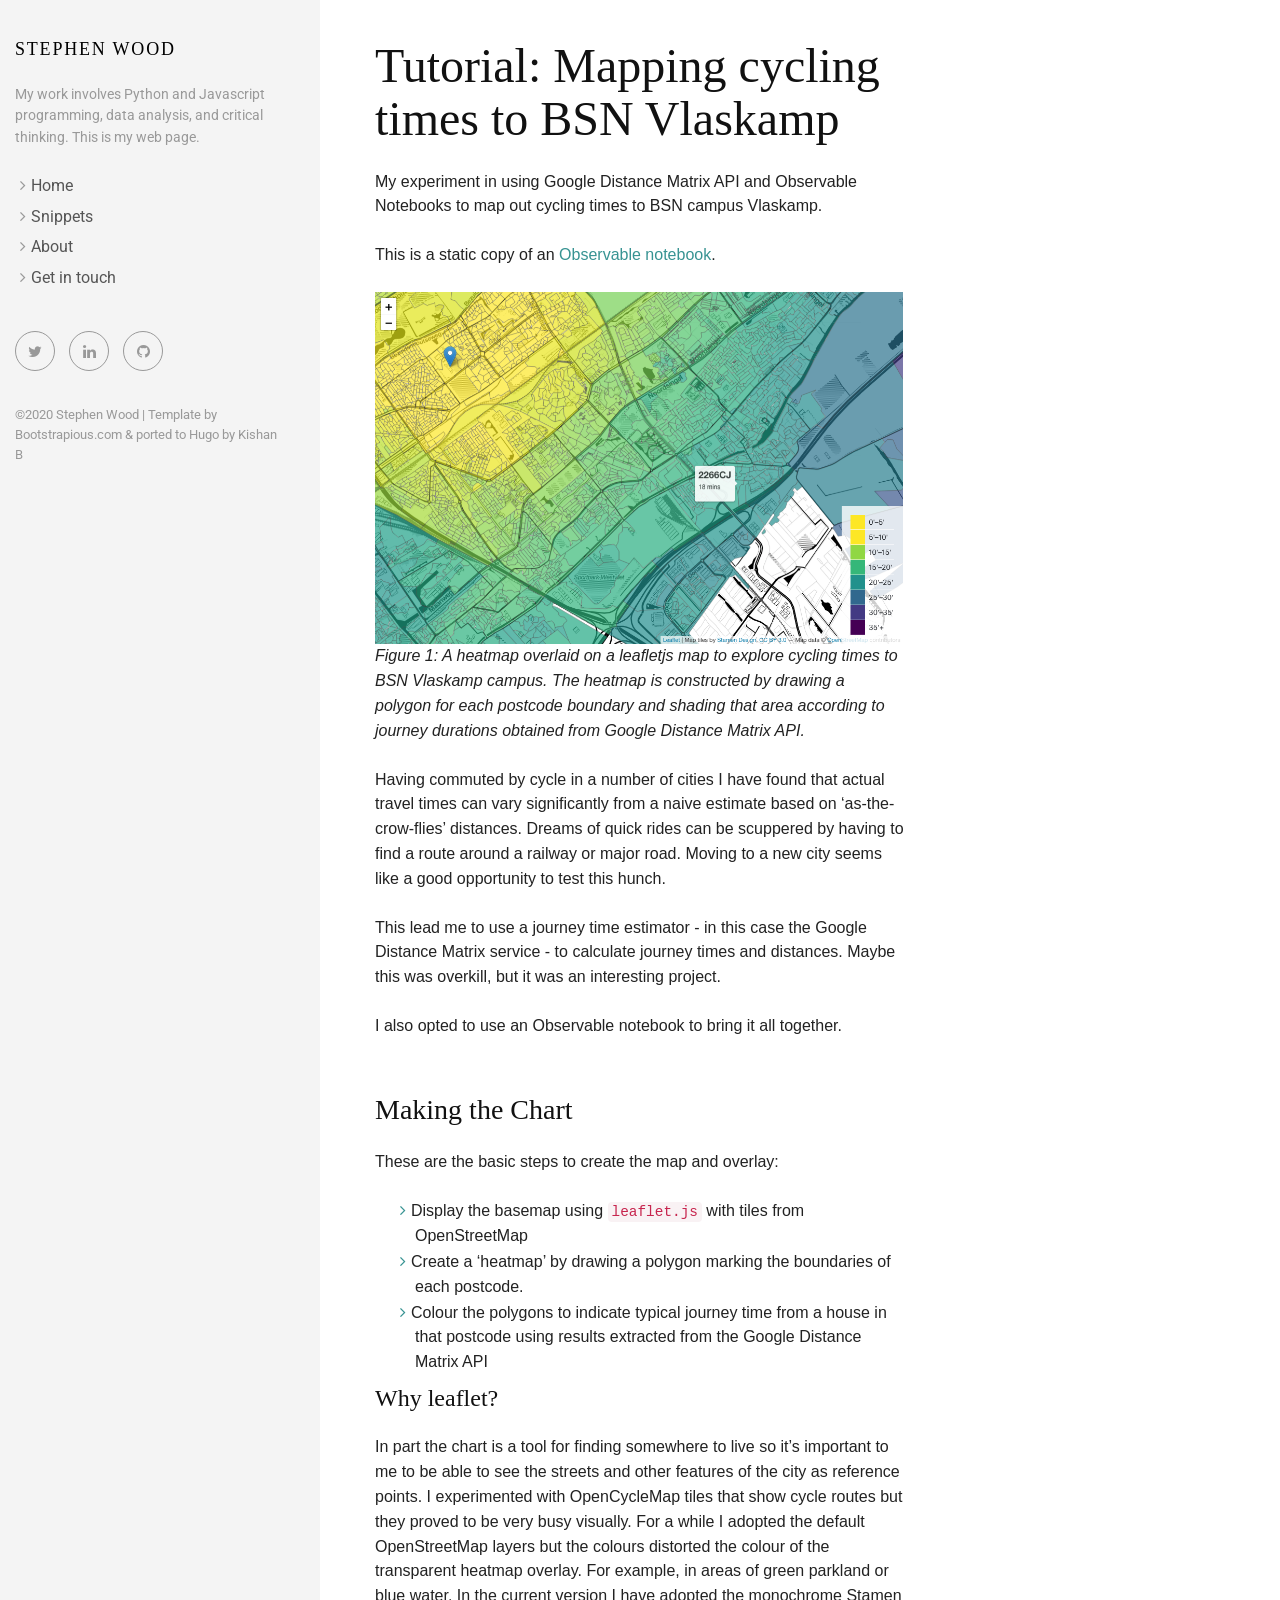
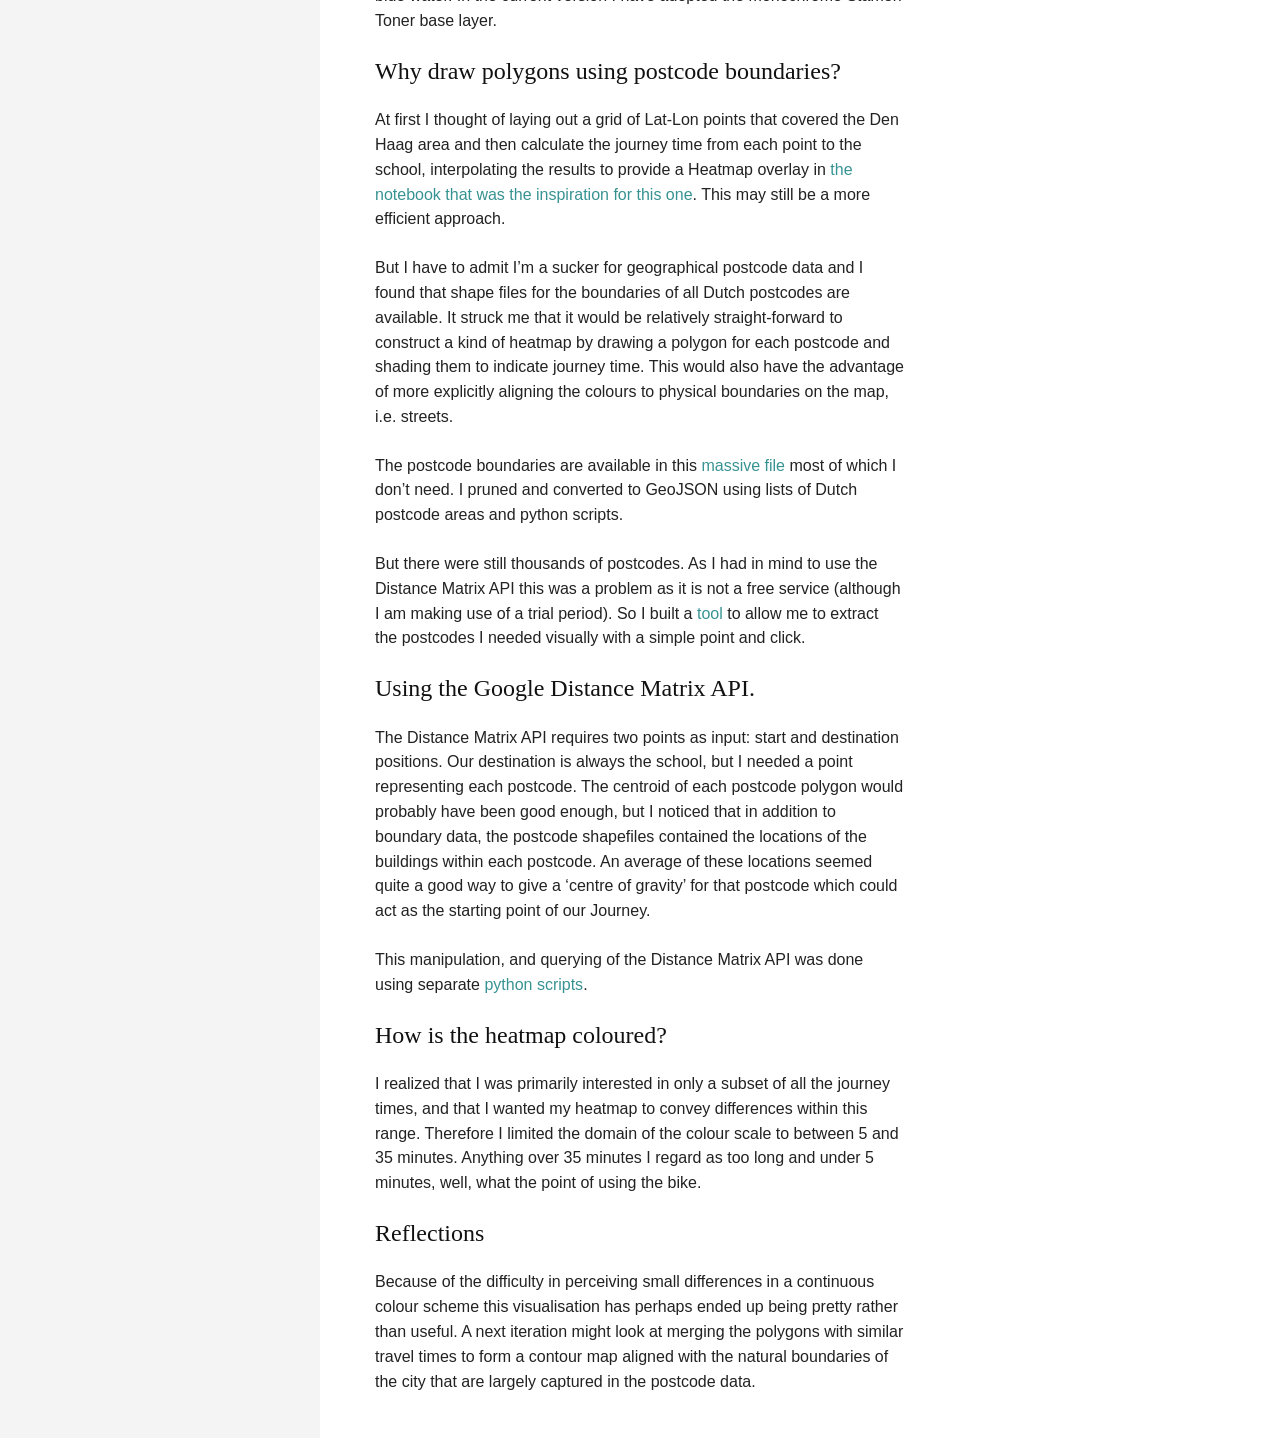
<file: portfolio/bsn-cycling/index.html>
<!DOCTYPE html>
<html lang="en-gb">
<head><meta charset="utf-8">
<meta http-equiv="X-UA-Compatible" content="IE=edge">
<title>Tutorial: Mapping cycling times to BSN Vlaskamp</title>
<meta name="description" content="Personal Website">
<meta name="viewport" content="width=device-width, initial-scale=1">
<meta name="robots" content="all,follow">
<meta name="googlebot" content="index,follow,snippet,archive">
<link rel="stylesheet" href="https://wooduk.github.io/css/bootstrap.min.css">
<link rel="stylesheet" href="//fonts.googleapis.com/css?family=Roboto:400,300,700,400italic">
<link rel="stylesheet" href="https://wooduk.github.io/css/font-awesome.min.css">
<link rel="stylesheet" href="https://wooduk.github.io/css/owl.carousel.css">
<link rel="stylesheet" href="https://wooduk.github.io/css/owl.theme.css">


  <link href="https://wooduk.github.io/css/style.sea.css" rel="stylesheet" id="theme-stylesheet">

 

  
    <!--[if lt IE 9]>
        <script src="https://oss.maxcdn.com/html5shiv/3.7.2/html5shiv.min.js"></script>
        <script src="https://oss.maxcdn.com/respond/1.4.2/respond.min.js"></script>
    <![endif]-->
  


<link href="https://wooduk.github.io/css/custom.css" rel="stylesheet">
<link rel="shortcut icon" href="https://wooduk.github.io/img/favicon.png">


</head>
<body>
  <div id="all">
      <div class="container-fluid">
          <div class="row row-offcanvas row-offcanvas-left">
              <div id="sidebar" class="col-xs-6 col-sm-4 col-md-3 sidebar-offcanvas">
  <div class="sidebar-content">
    <h1 class="sidebar-heading"><a href="https://wooduk.github.io/">Stephen Wood</a></h1>
    
      <p class="sidebar-p">My work involves Python and Javascript programming, data analysis, and critical thinking. This is my web page.</p>
    
    <ul class="sidebar-menu">
      
        <li><a href="https://wooduk.github.io/portfolio/">Home</a></li>
      
        <li><a href="https://wooduk.github.io/snippets/">Snippets</a></li>
      
        <li><a href="https://wooduk.github.io/about/">About</a></li>
      
        <li><a href="https://wooduk.github.io/contact/">Get in touch</a></li>
      
    </ul>
    <p class="social">
  
  
  
  <a href="%3cusername%3e" data-animate-hover="pulse" class="external twitter">
    <i class="fa fa-twitter"></i>
  </a>
  
  
  
  
  <a href="%3cusername%3e" data-animate-hover="pulse" class="external">
    <i class="fa fa-linkedin"></i>
  </a>
  
  
  
  <a href="%3cusername%3e" data-animate-hover="pulse" class="external">
    <i class="fa fa-github"></i>
  </a>
  
  
  
</p>


    <div class="copyright">
      <p class="credit">
        
          &copy;2020 Stephen Wood |
        
        Template by <a href="https://bootstrapious.com/free-templates" class="external">Bootstrapious.com</a>

&amp; ported to Hugo by <a href="https://github.com/kishaningithub">Kishan B</a>

      </p>
    </div>
  </div>
</div>

              
<div class="col-xs-12 col-sm-8 col-md-9 content-column white-background">
  <div class="small-navbar visible-xs">
  <button type="button" data-toggle="offcanvas" class="btn btn-ghost pull-left"> <i class="fa fa-align-left"> </i>Menu</button>
  <h1 class="small-navbar-heading"><a href="https://wooduk.github.io/">Stephen Wood</a></h1>
</div>

  <div class="row">
    <div class="col-lg-8">
      <div class="content-column-content">
         <h1>Tutorial: Mapping cycling times to BSN Vlaskamp</h1>
         <p>My experiment in using Google Distance Matrix API and Observable Notebooks to map out cycling times to BSN campus Vlaskamp.</p>

<p>This is a static copy of an <a href="https://observablehq.com/@wooduk/mapping-cycling-times-to-bsn-vlaskamp">Observable notebook</a>.</p>

<p><img src="/img/portfolio/bsn_map_1.png" alt="Example image" />
<em>Figure 1: A heatmap overlaid on a leafletjs map to explore cycling times to BSN Vlaskamp campus. The heatmap is constructed by drawing a polygon for each postcode boundary and shading that area according to journey durations obtained from Google Distance Matrix API.</em></p>

<p>Having commuted by cycle in a number of cities I have found that actual travel times can vary significantly from a naive estimate based on &lsquo;as-the-crow-flies&rsquo; distances. Dreams of quick rides can be scuppered by having to find a route around a railway or major road. Moving to a new city seems like a good opportunity to test this hunch.</p>

<p>This lead me to use a journey time estimator - in this case the Google Distance Matrix service - to calculate journey times and distances. Maybe this was overkill, but it was an interesting project.</p>

<p>I also opted to use an Observable notebook to bring it all together.</p>

<h2 id="making-the-chart">Making the Chart</h2>

<p>These are the basic steps to create the map and overlay:</p>

<ul>
<li>Display the basemap using <code>leaflet.js</code> with tiles from OpenStreetMap</li>
<li>Create a &lsquo;heatmap&rsquo; by drawing a polygon marking the boundaries of each postcode.</li>
<li>Colour the polygons to indicate typical journey time from a house in that postcode using  results extracted from the Google Distance Matrix API</li>
</ul>

<h3 id="why-leaflet">Why leaflet?</h3>

<p>In part the chart is a tool for finding somewhere to live so it&rsquo;s important to me to be able to see the streets and other features of the city as reference points. I experimented with OpenCycleMap tiles that show cycle routes but they proved to be very busy visually. For a while I adopted the default OpenStreetMap layers but the colours distorted the colour of the transparent heatmap overlay. For example, in areas of green parkland or blue water. In the current version I have adopted the monochrome Stamen Toner base layer.</p>

<h3 id="why-draw-polygons-using-postcode-boundaries">Why draw polygons using postcode boundaries?</h3>

<p>At first I thought of laying out a grid of Lat-Lon points that covered the Den Haag area and then calculate the journey time from each point to the school, interpolating the results to provide a Heatmap overlay in <a href="https://observablehq.com/@tmcw/leaflet">the notebook that was the inspiration for this one</a>. This may still be a more efficient approach.</p>

<p>But I have to admit I&rsquo;m a sucker for geographical postcode data and I found that shape files for the boundaries of all Dutch postcodes are available. It struck me that it would be relatively straight-forward to construct a kind of heatmap by drawing a polygon for each postcode and shading them to indicate journey time. This would also have the advantage of more explicitly aligning the colours to physical boundaries on the map, i.e. streets.</p>

<p>The postcode boundaries are available in this <a href="http://www.example.com/">massive file</a> most of which I don&rsquo;t need. I pruned and converted to GeoJSON using lists of Dutch postcode areas and python scripts.</p>

<p>But there were still thousands of postcodes. As I had in mind to use the Distance Matrix API this was a problem as it is not a free service (although I am making use of a trial period). So I built a <a href="https://observablehq.com/@wooduk/postcode-picker-den-haag">tool</a> to allow me to extract the postcodes I needed visually with a simple point and click.</p>

<h3 id="using-the-google-distance-matrix-api">Using the Google Distance Matrix API.</h3>

<p>The Distance Matrix API requires two points as input: start and destination positions. Our destination is always the school, but I needed a point representing each postcode. The centroid of each postcode polygon would probably have been good enough, but I noticed that in addition to boundary data, the postcode shapefiles contained the locations of the buildings within each postcode. An average of these locations seemed quite a good way to give a &lsquo;centre of gravity&rsquo; for that postcode which could act as the starting point of our Journey.</p>

<p>This manipulation, and querying of the Distance Matrix API was done using separate <a href="http://www.github.com/">python scripts</a>.</p>

<h3 id="how-is-the-heatmap-coloured">How is the heatmap coloured?</h3>

<p>I realized that I was primarily interested in only a subset of all the journey times, and that I wanted my heatmap to convey differences within this range. Therefore I limited the domain of the colour scale to between 5 and 35 minutes. Anything over 35 minutes I regard as too long and under 5 minutes, well, what the point of using the bike.</p>

<h3 id="reflections">Reflections</h3>

<p>Because of the difficulty in perceiving small differences in a continuous colour scheme this visualisation has perhaps ended up being pretty rather than useful. A next iteration might look at merging the polygons with similar travel times to form a contour map aligned with the natural boundaries of the city that are largely captured in the postcode data.</p>
         
      </div>
    </div>
  </div>
</div>

          </div>
      </div>
  </div>
  <script src="https://wooduk.github.io/js/jquery.min.js"></script>
<script src="https://wooduk.github.io/js/bootstrap.min.js"></script>
<script src="https://wooduk.github.io/js/jquery.cookie.js"> </script>
<script src="https://wooduk.github.io/js/ekko-lightbox.js"></script>
<script src="https://wooduk.github.io/js/jquery.scrollTo.min.js"></script>
<script src="https://wooduk.github.io/js/masonry.pkgd.min.js"></script>
<script src="https://wooduk.github.io/js/imagesloaded.pkgd.min.js"></script>
<script src="https://wooduk.github.io/js/owl.carousel.min.js"></script>
<script src="https://wooduk.github.io/js/front.js"></script>



</body>
</html>
</file>
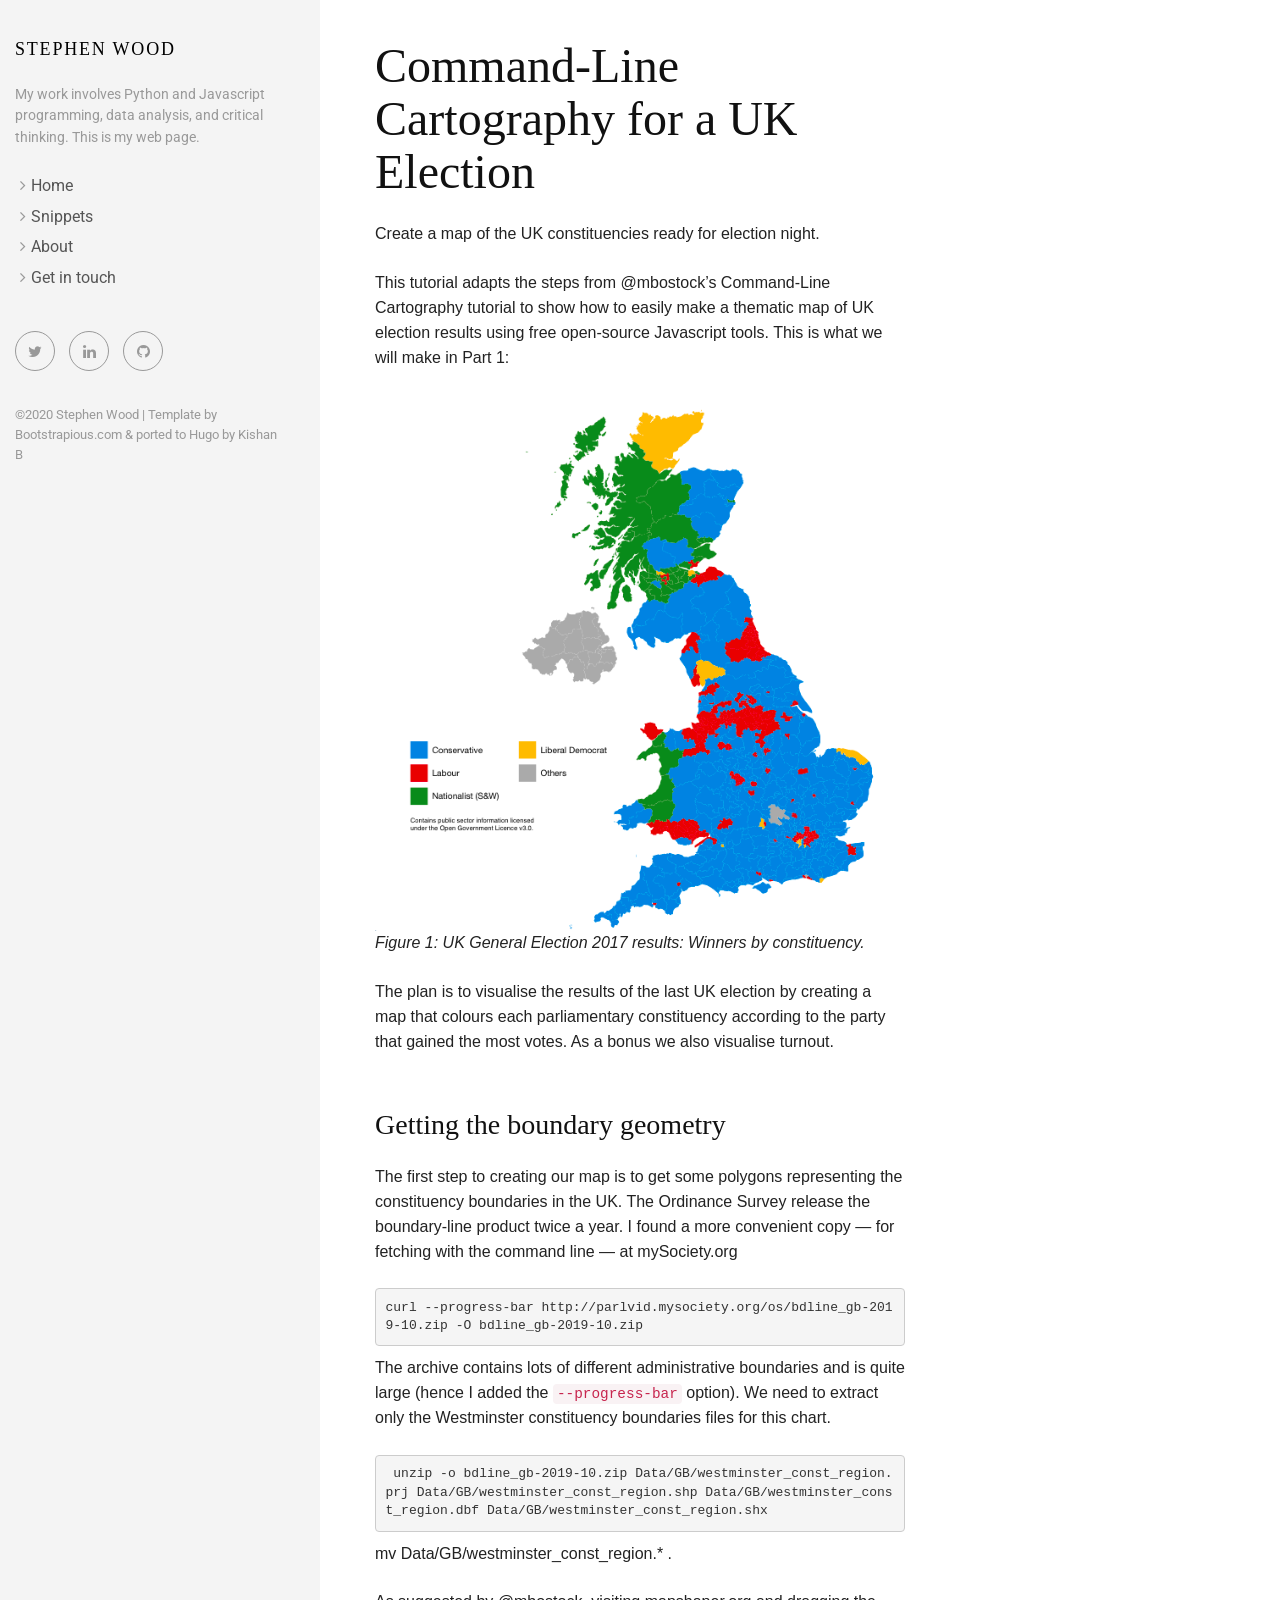
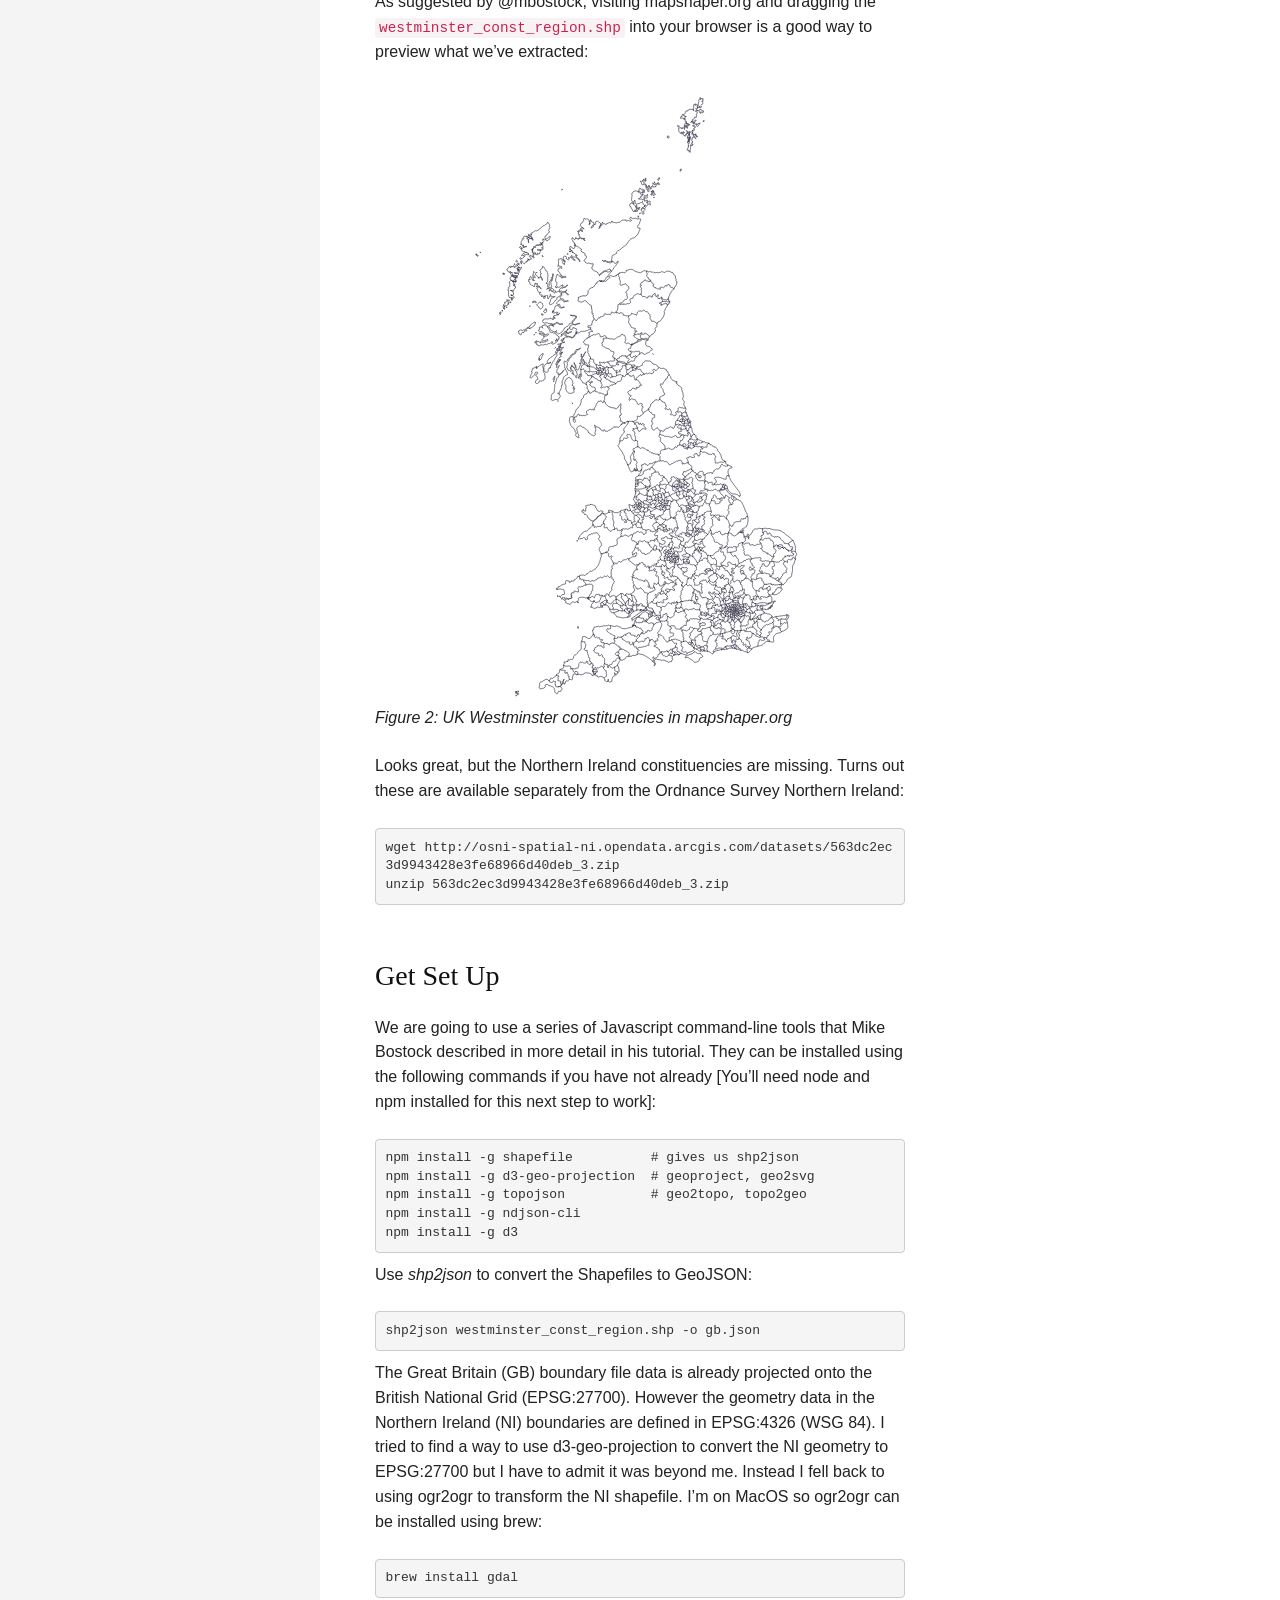
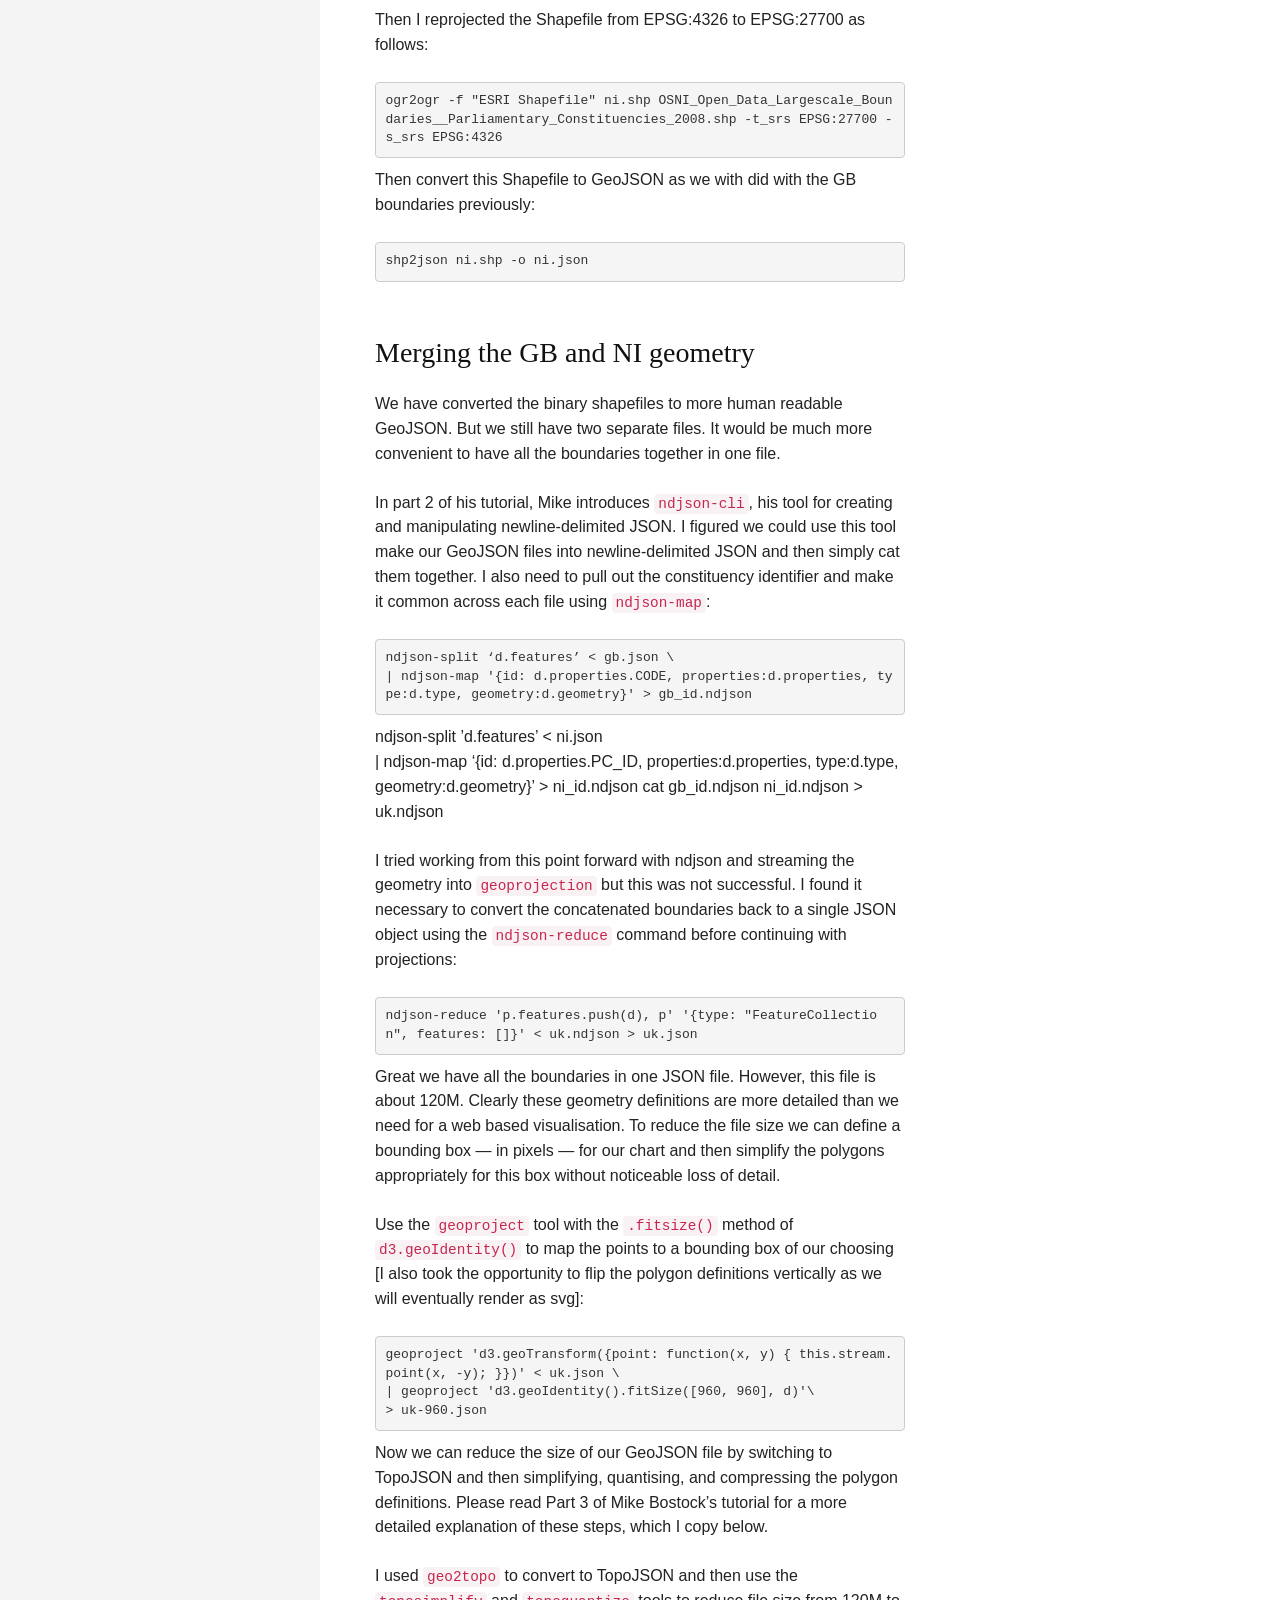
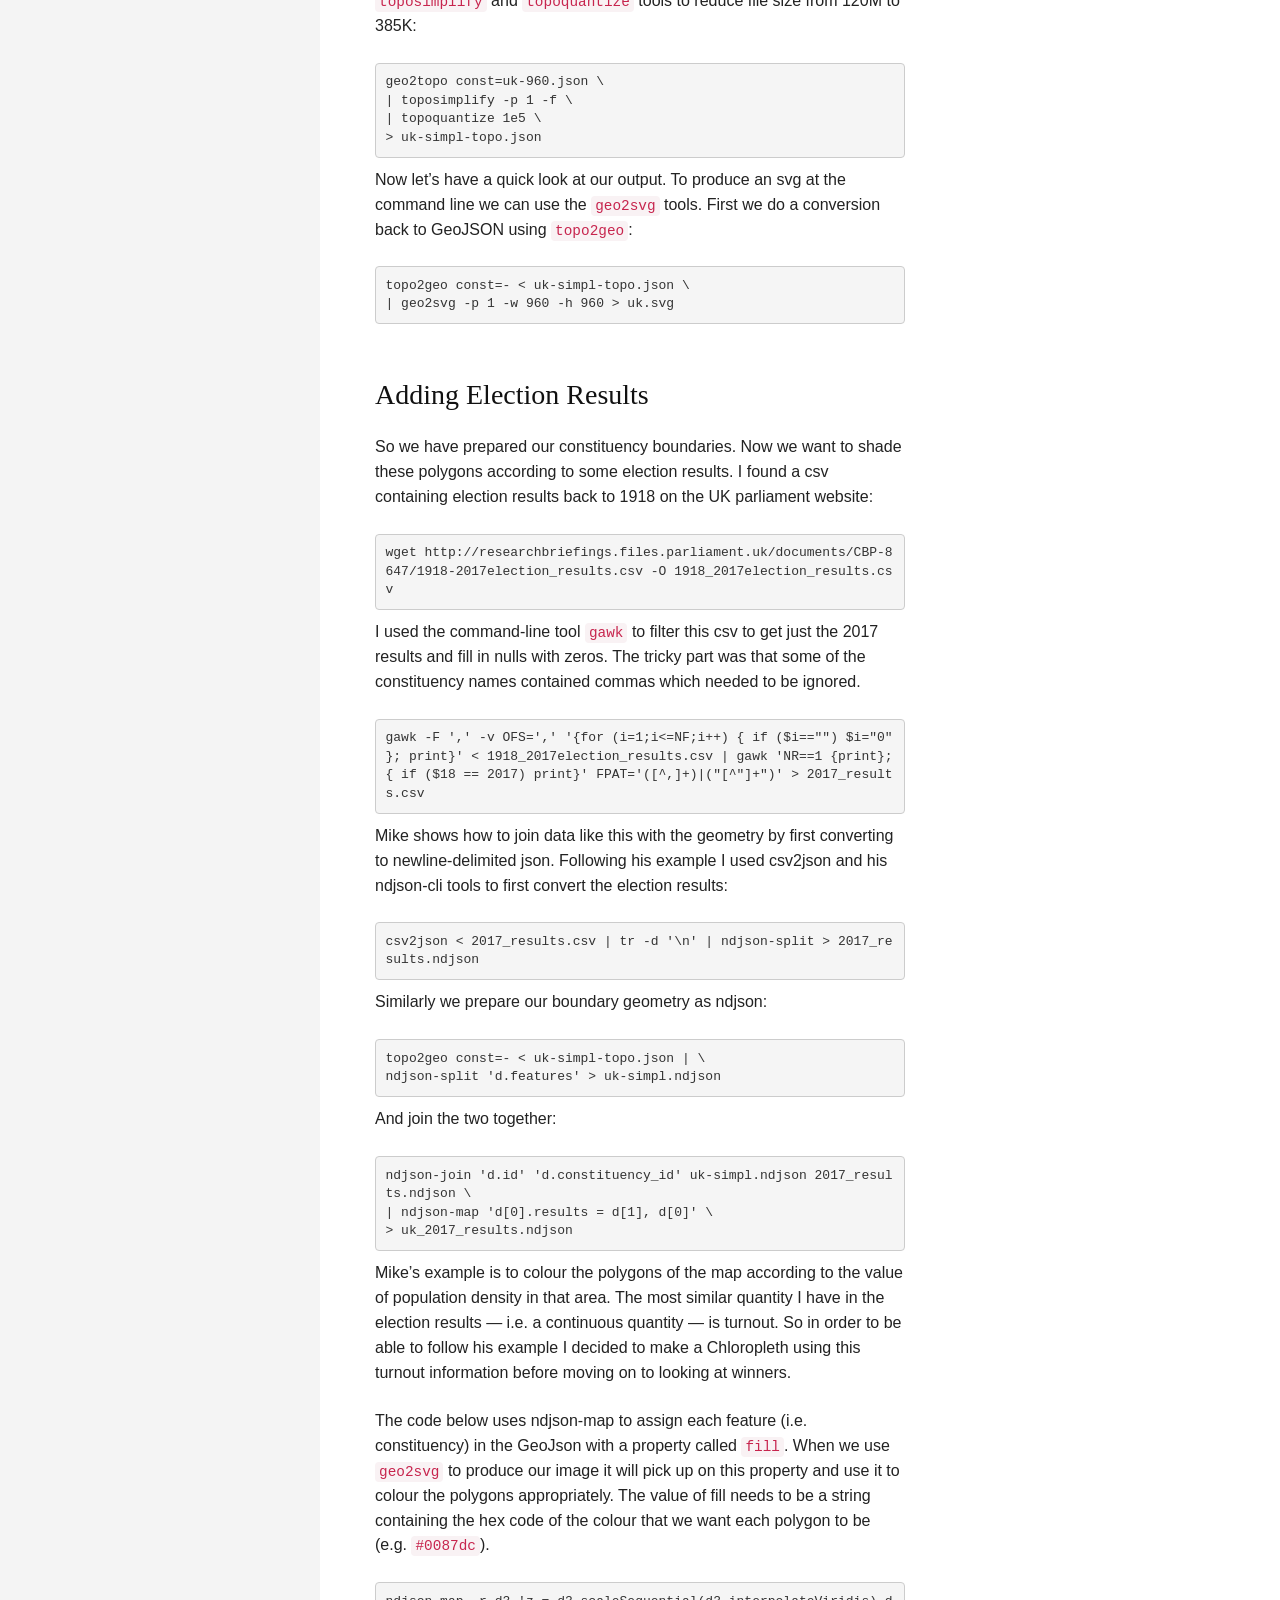
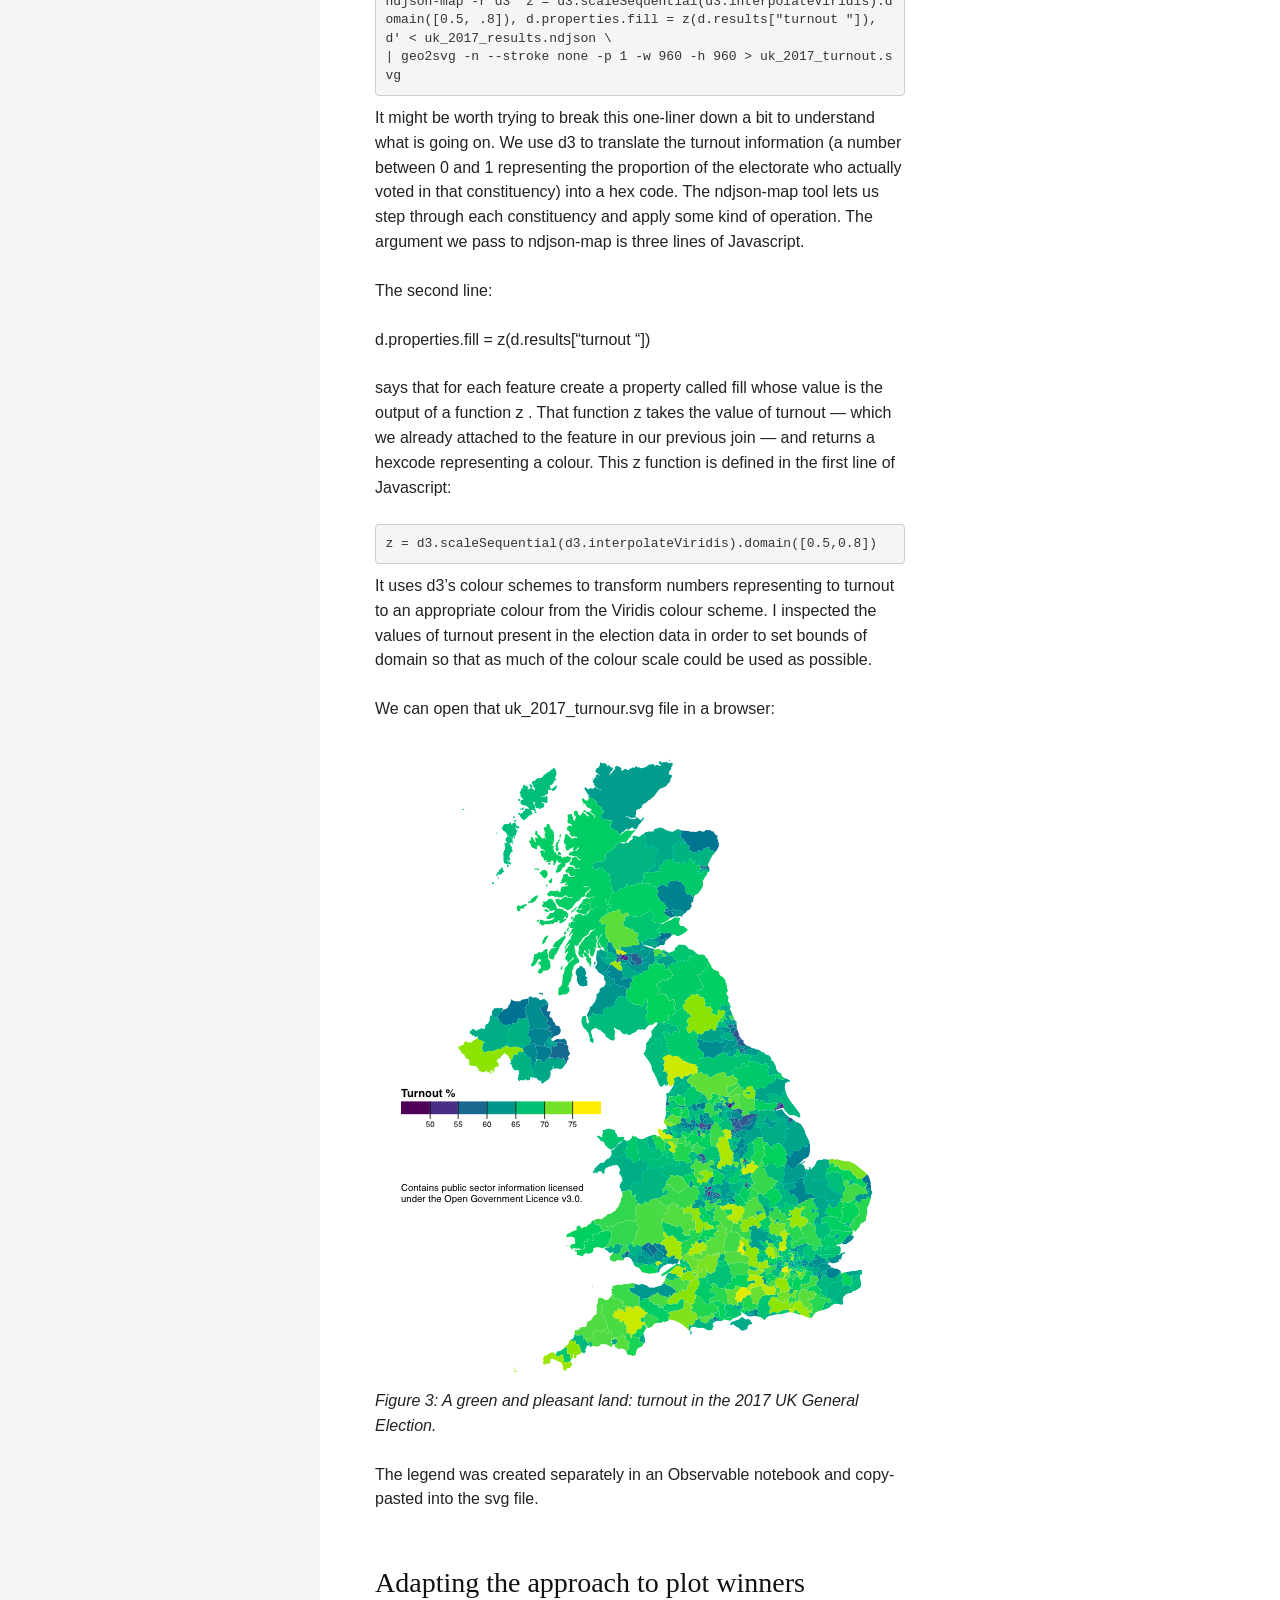
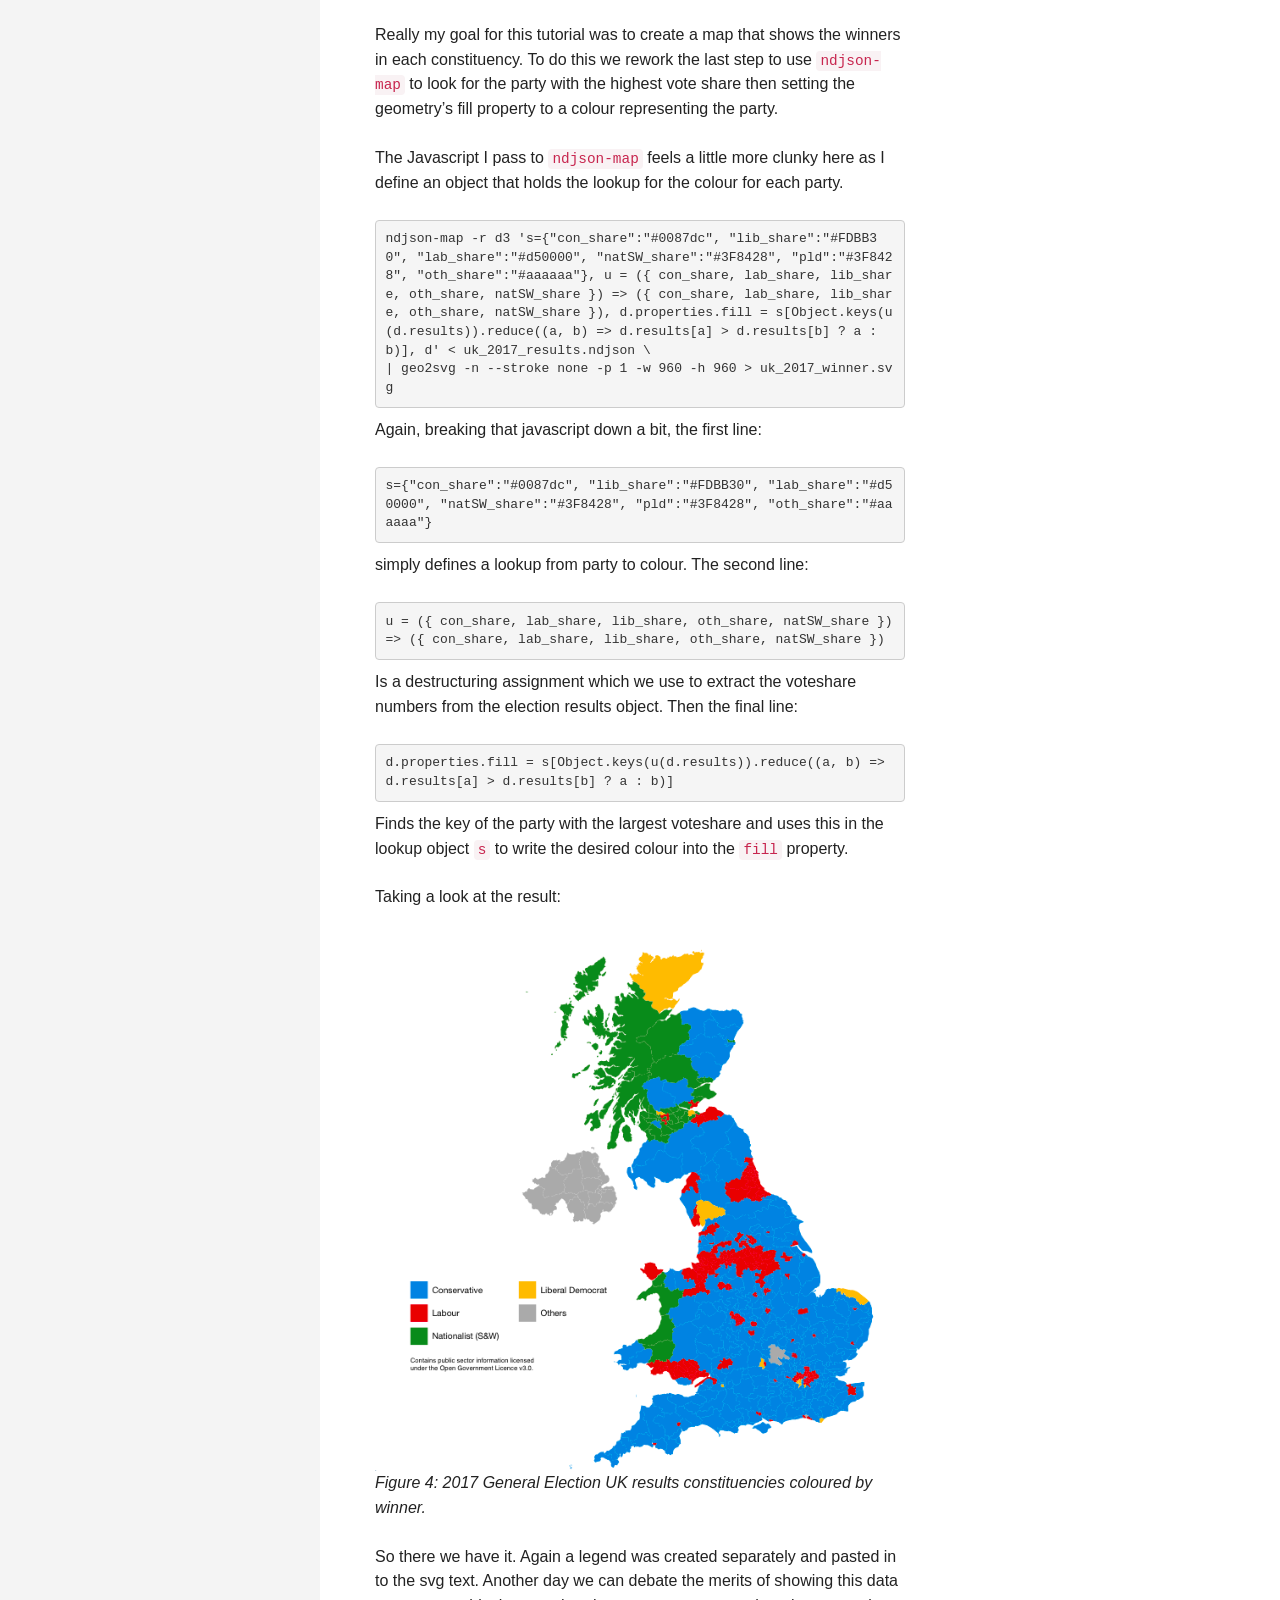
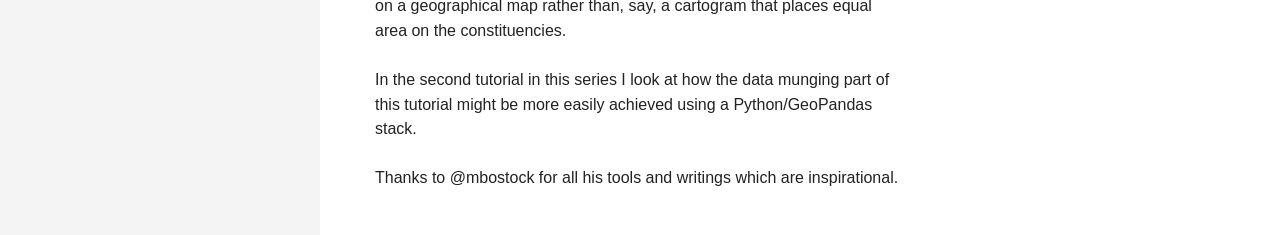
<file: portfolio/clc-pt1/index.html>
<!DOCTYPE html>
<html lang="en-gb">
<head><meta charset="utf-8">
<meta http-equiv="X-UA-Compatible" content="IE=edge">
<title>Command-Line Cartography for a UK Election</title>
<meta name="description" content="Personal Website">
<meta name="viewport" content="width=device-width, initial-scale=1">
<meta name="robots" content="all,follow">
<meta name="googlebot" content="index,follow,snippet,archive">
<link rel="stylesheet" href="https://wooduk.github.io/css/bootstrap.min.css">
<link rel="stylesheet" href="//fonts.googleapis.com/css?family=Roboto:400,300,700,400italic">
<link rel="stylesheet" href="https://wooduk.github.io/css/font-awesome.min.css">
<link rel="stylesheet" href="https://wooduk.github.io/css/owl.carousel.css">
<link rel="stylesheet" href="https://wooduk.github.io/css/owl.theme.css">


  <link href="https://wooduk.github.io/css/style.sea.css" rel="stylesheet" id="theme-stylesheet">

 

  
    <!--[if lt IE 9]>
        <script src="https://oss.maxcdn.com/html5shiv/3.7.2/html5shiv.min.js"></script>
        <script src="https://oss.maxcdn.com/respond/1.4.2/respond.min.js"></script>
    <![endif]-->
  


<link href="https://wooduk.github.io/css/custom.css" rel="stylesheet">
<link rel="shortcut icon" href="https://wooduk.github.io/img/favicon.png">


</head>
<body>
  <div id="all">
      <div class="container-fluid">
          <div class="row row-offcanvas row-offcanvas-left">
              <div id="sidebar" class="col-xs-6 col-sm-4 col-md-3 sidebar-offcanvas">
  <div class="sidebar-content">
    <h1 class="sidebar-heading"><a href="https://wooduk.github.io/">Stephen Wood</a></h1>
    
      <p class="sidebar-p">My work involves Python and Javascript programming, data analysis, and critical thinking. This is my web page.</p>
    
    <ul class="sidebar-menu">
      
        <li><a href="https://wooduk.github.io/portfolio/">Home</a></li>
      
        <li><a href="https://wooduk.github.io/snippets/">Snippets</a></li>
      
        <li><a href="https://wooduk.github.io/about/">About</a></li>
      
        <li><a href="https://wooduk.github.io/contact/">Get in touch</a></li>
      
    </ul>
    <p class="social">
  
  
  
  <a href="%3cusername%3e" data-animate-hover="pulse" class="external twitter">
    <i class="fa fa-twitter"></i>
  </a>
  
  
  
  
  <a href="%3cusername%3e" data-animate-hover="pulse" class="external">
    <i class="fa fa-linkedin"></i>
  </a>
  
  
  
  <a href="%3cusername%3e" data-animate-hover="pulse" class="external">
    <i class="fa fa-github"></i>
  </a>
  
  
  
</p>


    <div class="copyright">
      <p class="credit">
        
          &copy;2020 Stephen Wood |
        
        Template by <a href="https://bootstrapious.com/free-templates" class="external">Bootstrapious.com</a>

&amp; ported to Hugo by <a href="https://github.com/kishaningithub">Kishan B</a>

      </p>
    </div>
  </div>
</div>

              
<div class="col-xs-12 col-sm-8 col-md-9 content-column white-background">
  <div class="small-navbar visible-xs">
  <button type="button" data-toggle="offcanvas" class="btn btn-ghost pull-left"> <i class="fa fa-align-left"> </i>Menu</button>
  <h1 class="small-navbar-heading"><a href="https://wooduk.github.io/">Stephen Wood</a></h1>
</div>

  <div class="row">
    <div class="col-lg-8">
      <div class="content-column-content">
         <h1>Command-Line Cartography for a UK Election</h1>
         <p>Create a map of the UK constituencies ready for election night.</p>

<p>This tutorial adapts the steps from @mbostock’s Command-Line Cartography tutorial to show how to easily make a thematic map of UK election results using free open-source Javascript tools. This is what we will make in Part 1:</p>

<p><img src="/img/portfolio/uk_maps/uk_2017_winner.png" alt="UK 2017 Winner Map" />
<em>Figure 1: UK General Election 2017 results: Winners by constituency.</em></p>

<p>The plan is to visualise the results of the last UK election by creating a map that colours each parliamentary constituency according to the party that gained the most votes. As a bonus we also visualise turnout.</p>

<h2 id="getting-the-boundary-geometry">Getting the boundary geometry</h2>

<p>The first step to creating our map is to get some polygons representing the constituency boundaries in the UK. The Ordinance Survey release the boundary-line product twice a year. I found a more convenient copy — for fetching with the command line — at mySociety.org</p>

<pre><code>curl --progress-bar http://parlvid.mysociety.org/os/bdline_gb-2019-10.zip -O bdline_gb-2019-10.zip
</code></pre>

<p>The archive contains lots of different administrative boundaries and is quite large (hence I added the <code>--progress-bar</code> option). We need to extract only the Westminster constituency boundaries files for this chart.</p>

<pre><code> unzip -o bdline_gb-2019-10.zip Data/GB/westminster_const_region.prj Data/GB/westminster_const_region.shp Data/GB/westminster_const_region.dbf Data/GB/westminster_const_region.shx
</code></pre>

<p>mv Data/GB/westminster_const_region.* .</p>

<p>As suggested by @mbostock, visiting mapshaper.org and dragging the <code>westminster_const_region.shp</code> into your browser is a good way to preview what we’ve extracted:</p>

<p><img src="/img/portfolio/uk_maps/uk_const_1.png" alt="UK 2017 Winner Map" />
<em>Figure 2: UK Westminster constituencies in mapshaper.org</em></p>

<p>Looks great, but the Northern Ireland constituencies are missing. Turns out these are available separately from the Ordnance Survey Northern Ireland:</p>

<pre><code>wget http://osni-spatial-ni.opendata.arcgis.com/datasets/563dc2ec3d9943428e3fe68966d40deb_3.zip
unzip 563dc2ec3d9943428e3fe68966d40deb_3.zip
</code></pre>

<h2 id="get-set-up">Get Set Up</h2>

<p>We are going to use a series of Javascript command-line tools that Mike Bostock described in more detail in his tutorial. They can be installed using the following commands if you have not already [You’ll need node and npm installed for this next step to work]:</p>

<pre><code>npm install -g shapefile          # gives us shp2json
npm install -g d3-geo-projection  # geoproject, geo2svg
npm install -g topojson           # geo2topo, topo2geo
npm install -g ndjson-cli
npm install -g d3
</code></pre>

<p>Use <em>shp2json</em> to convert the Shapefiles to GeoJSON:</p>

<pre><code>shp2json westminster_const_region.shp -o gb.json
</code></pre>

<p>The Great Britain (GB) boundary file data is already projected onto the British National Grid (EPSG:27700). However the geometry data in the Northern Ireland (NI) boundaries are defined in EPSG:4326 (WSG 84). I tried to find a way to use d3-geo-projection to convert the NI geometry to EPSG:27700 but I have to admit it was beyond me. Instead I fell back to using ogr2ogr to transform the NI shapefile. I’m on MacOS so ogr2ogr can be installed using brew:</p>

<pre><code>brew install gdal
</code></pre>

<p>Then I reprojected the Shapefile from EPSG:4326 to EPSG:27700 as follows:</p>

<pre><code>ogr2ogr -f &quot;ESRI Shapefile&quot; ni.shp OSNI_Open_Data_Largescale_Boundaries__Parliamentary_Constituencies_2008.shp -t_srs EPSG:27700 -s_srs EPSG:4326
</code></pre>

<p>Then convert this Shapefile to GeoJSON as we with did with the GB boundaries previously:</p>

<pre><code>shp2json ni.shp -o ni.json
</code></pre>

<h2 id="merging-the-gb-and-ni-geometry">Merging the GB and NI geometry</h2>

<p>We have converted the binary shapefiles to more human readable GeoJSON. But we still have two separate files. It would be much more convenient to have all the boundaries together in one file.</p>

<p>In part 2 of his tutorial, Mike introduces <code>ndjson-cli</code>, his tool for creating and manipulating newline-delimited JSON. I figured we could use this tool make our GeoJSON files into newline-delimited JSON and then simply cat them together. I also need to pull out the constituency identifier and make it common across each file using <code>ndjson-map</code>:</p>

<pre><code>ndjson-split ‘d.features’ &lt; gb.json \
| ndjson-map '{id: d.properties.CODE, properties:d.properties, type:d.type, geometry:d.geometry}' &gt; gb_id.ndjson
</code></pre>

<p>ndjson-split &rsquo;d.features&rsquo; &lt; ni.json <br />
    | ndjson-map &lsquo;{id: d.properties.PC_ID, properties:d.properties, type:d.type, geometry:d.geometry}&rsquo; &gt; ni_id.ndjson
cat gb_id.ndjson ni_id.ndjson &gt; uk.ndjson</p>

<p>I tried working from this point forward with ndjson and streaming the geometry into <code>geoprojection</code> but this was not successful. I found it necessary to convert the concatenated boundaries back to a single JSON object using the <code>ndjson-reduce</code> command before continuing with projections:</p>

<pre><code>ndjson-reduce 'p.features.push(d), p' '{type: &quot;FeatureCollection&quot;, features: []}' &lt; uk.ndjson &gt; uk.json
</code></pre>

<p>Great we have all the boundaries in one JSON file. However, this file is about 120M. Clearly these geometry definitions are more detailed than we need for a web based visualisation. To reduce the file size we can define a bounding box — in pixels — for our chart and then simplify the polygons appropriately for this box without noticeable loss of detail.</p>

<p>Use the <code>geoproject</code> tool with the <code>.fitsize()</code> method of <code>d3.geoIdentity()</code> to map the points to a bounding box of our choosing [I also took the opportunity to flip the polygon definitions vertically as we will eventually render as svg]:</p>

<pre><code>geoproject 'd3.geoTransform({point: function(x, y) { this.stream.point(x, -y); }})' &lt; uk.json \
| geoproject 'd3.geoIdentity().fitSize([960, 960], d)'\
&gt; uk-960.json
</code></pre>

<p>Now we can reduce the size of our GeoJSON file by switching to TopoJSON and then simplifying, quantising, and compressing the polygon definitions. Please read Part 3 of Mike Bostock’s tutorial for a more detailed explanation of these steps, which I copy below.</p>

<p>I used <code>geo2topo</code> to convert to TopoJSON and then use the <code>toposimplify</code> and <code>topoquantize</code> tools to reduce file size from 120M to 385K:</p>

<pre><code>geo2topo const=uk-960.json \
| toposimplify -p 1 -f \
| topoquantize 1e5 \
&gt; uk-simpl-topo.json
</code></pre>

<p>Now let’s have a quick look at our output. To produce an svg at the command line we can use the <code>geo2svg</code> tools. First we do a conversion back to GeoJSON using <code>topo2geo</code>:</p>

<pre><code>topo2geo const=- &lt; uk-simpl-topo.json \
| geo2svg -p 1 -w 960 -h 960 &gt; uk.svg
</code></pre>

<h2 id="adding-election-results">Adding Election Results</h2>

<p>So we have prepared our constituency boundaries. Now we want to shade these polygons according to some election results.
I found a csv containing election results back to 1918 on the UK parliament website:</p>

<pre><code>wget http://researchbriefings.files.parliament.uk/documents/CBP-8647/1918-2017election_results.csv -O 1918_2017election_results.csv
</code></pre>

<p>I used the command-line tool <code>gawk</code> to filter this csv to get just the 2017 results and fill in nulls with zeros. The tricky part was that some of the constituency names contained commas which needed to be ignored.</p>

<pre><code>gawk -F ',' -v OFS=',' '{for (i=1;i&lt;=NF;i++) { if ($i==&quot;&quot;) $i=&quot;0&quot; }; print}' &lt; 1918_2017election_results.csv | gawk 'NR==1 {print}; { if ($18 == 2017) print}' FPAT='([^,]+)|(&quot;[^&quot;]+&quot;)' &gt; 2017_results.csv
</code></pre>

<p>Mike shows how to join data like this with the geometry by first converting to newline-delimited json. Following his example I used csv2json and his ndjson-cli tools to first convert the election results:</p>

<pre><code>csv2json &lt; 2017_results.csv | tr -d '\n' | ndjson-split &gt; 2017_results.ndjson
</code></pre>

<p>Similarly we prepare our boundary geometry as ndjson:</p>

<pre><code>topo2geo const=- &lt; uk-simpl-topo.json | \
ndjson-split 'd.features' &gt; uk-simpl.ndjson
</code></pre>

<p>And join the two together:</p>

<pre><code>ndjson-join 'd.id' 'd.constituency_id' uk-simpl.ndjson 2017_results.ndjson \
| ndjson-map 'd[0].results = d[1], d[0]' \
&gt; uk_2017_results.ndjson
</code></pre>

<p>Mike’s example is to colour the polygons of the map according to the value of population density in that area. The most similar quantity I have in the election results — i.e. a continuous quantity — is turnout. So in order to be able to follow his example I decided to make a Chloropleth using this turnout information before moving on to looking at winners.</p>

<p>The code below uses ndjson-map to assign each feature (i.e. constituency) in the GeoJson with a property called <code>fill</code>. When we use <code>geo2svg</code> to produce our image it will pick up on this property and use it to colour the polygons appropriately. The value of fill needs to be a string containing the hex code of the colour that we want each polygon to be (e.g. <code>#0087dc</code>).</p>

<pre><code>ndjson-map -r d3 'z = d3.scaleSequential(d3.interpolateViridis).domain([0.5, .8]), d.properties.fill = z(d.results[&quot;turnout &quot;]), d' &lt; uk_2017_results.ndjson \
| geo2svg -n --stroke none -p 1 -w 960 -h 960 &gt; uk_2017_turnout.svg
</code></pre>

<p>It might be worth trying to break this one-liner down a bit to understand what is going on. We use d3 to translate the turnout information (a number between 0 and 1 representing the proportion of the electorate who actually voted in that constituency) into a hex code. The ndjson-map tool lets us step through each constituency and apply some kind of operation. The argument we pass to ndjson-map is three lines of Javascript.</p>

<p>The second line:</p>

<p>d.properties.fill = z(d.results[&ldquo;turnout &ldquo;])</p>

<p>says that for each feature create a property called fill whose value is the output of a function z . That function z takes the value of turnout — which we already attached to the feature in our previous join — and returns a hexcode representing a colour. This z function is defined in the first line of Javascript:</p>

<pre><code>z = d3.scaleSequential(d3.interpolateViridis).domain([0.5,0.8])
</code></pre>

<p>It uses d3’s colour schemes to transform numbers representing to turnout to an appropriate colour from the Viridis colour scheme. I inspected the values of turnout present in the election data in order to set bounds of domain so that as much of the colour scale could be used as possible.</p>

<p>We can open that uk_2017_turnour.svg file in a browser:</p>

<p><img src="/img/portfolio/uk_maps/uk_2017_turnout.png" alt="UK 2017 Turnout Map" />
<em>Figure 3: A green and pleasant land: turnout in the 2017 UK General Election.</em></p>

<p>The legend was created separately in an Observable notebook and copy-pasted into the svg file.</p>

<h2 id="adapting-the-approach-to-plot-winners">Adapting the approach to plot winners</h2>

<p>Really my goal for this tutorial was to create a map that shows the winners in each constituency. To do this we rework the last step to use <code>ndjson-map</code> to look for the party with the highest vote share then setting the geometry’s fill property to a colour representing the party.</p>

<p>The Javascript I pass to <code>ndjson-map</code> feels a little more clunky here as I define an object that holds the lookup for the colour for each party.</p>

<pre><code>ndjson-map -r d3 's={&quot;con_share&quot;:&quot;#0087dc&quot;, &quot;lib_share&quot;:&quot;#FDBB30&quot;, &quot;lab_share&quot;:&quot;#d50000&quot;, &quot;natSW_share&quot;:&quot;#3F8428&quot;, &quot;pld&quot;:&quot;#3F8428&quot;, &quot;oth_share&quot;:&quot;#aaaaaa&quot;}, u = ({ con_share, lab_share, lib_share, oth_share, natSW_share }) =&gt; ({ con_share, lab_share, lib_share, oth_share, natSW_share }), d.properties.fill = s[Object.keys(u(d.results)).reduce((a, b) =&gt; d.results[a] &gt; d.results[b] ? a : b)], d' &lt; uk_2017_results.ndjson \
| geo2svg -n --stroke none -p 1 -w 960 -h 960 &gt; uk_2017_winner.svg
</code></pre>

<p>Again, breaking that javascript down a bit, the first line:</p>

<pre><code>s={&quot;con_share&quot;:&quot;#0087dc&quot;, &quot;lib_share&quot;:&quot;#FDBB30&quot;, &quot;lab_share&quot;:&quot;#d50000&quot;, &quot;natSW_share&quot;:&quot;#3F8428&quot;, &quot;pld&quot;:&quot;#3F8428&quot;, &quot;oth_share&quot;:&quot;#aaaaaa&quot;}
</code></pre>

<p>simply defines a lookup from party to colour. The second line:</p>

<pre><code>u = ({ con_share, lab_share, lib_share, oth_share, natSW_share }) =&gt; ({ con_share, lab_share, lib_share, oth_share, natSW_share })
</code></pre>

<p>Is a destructuring assignment which we use to extract the voteshare numbers from the election results object. Then the final line:</p>

<pre><code>d.properties.fill = s[Object.keys(u(d.results)).reduce((a, b) =&gt; d.results[a] &gt; d.results[b] ? a : b)]
</code></pre>

<p>Finds the key of the party with the largest voteshare and uses this in the lookup object <code>s</code> to write the desired colour into the <code>fill</code> property.</p>

<p>Taking a look at the result:</p>

<p><img src="/img/portfolio/uk_maps/uk_2017_winner.png" alt="UK 2017 Winner Map" />
<em>Figure 4: 2017 General Election UK results constituencies coloured by winner.</em></p>

<p>So there we have it. Again a legend was created separately and pasted in to the svg text.
Another day we can debate the merits of showing this data on a geographical map rather than, say, a cartogram that places equal area on the constituencies.</p>

<p>In the second tutorial in this series I look at how the data munging part of this tutorial might be more easily achieved using a Python/GeoPandas stack.</p>

<p>Thanks to @mbostock for all his tools and writings which are inspirational.</p>
         
      </div>
    </div>
  </div>
</div>

          </div>
      </div>
  </div>
  <script src="https://wooduk.github.io/js/jquery.min.js"></script>
<script src="https://wooduk.github.io/js/bootstrap.min.js"></script>
<script src="https://wooduk.github.io/js/jquery.cookie.js"> </script>
<script src="https://wooduk.github.io/js/ekko-lightbox.js"></script>
<script src="https://wooduk.github.io/js/jquery.scrollTo.min.js"></script>
<script src="https://wooduk.github.io/js/masonry.pkgd.min.js"></script>
<script src="https://wooduk.github.io/js/imagesloaded.pkgd.min.js"></script>
<script src="https://wooduk.github.io/js/owl.carousel.min.js"></script>
<script src="https://wooduk.github.io/js/front.js"></script>



</body>
</html>
</file>
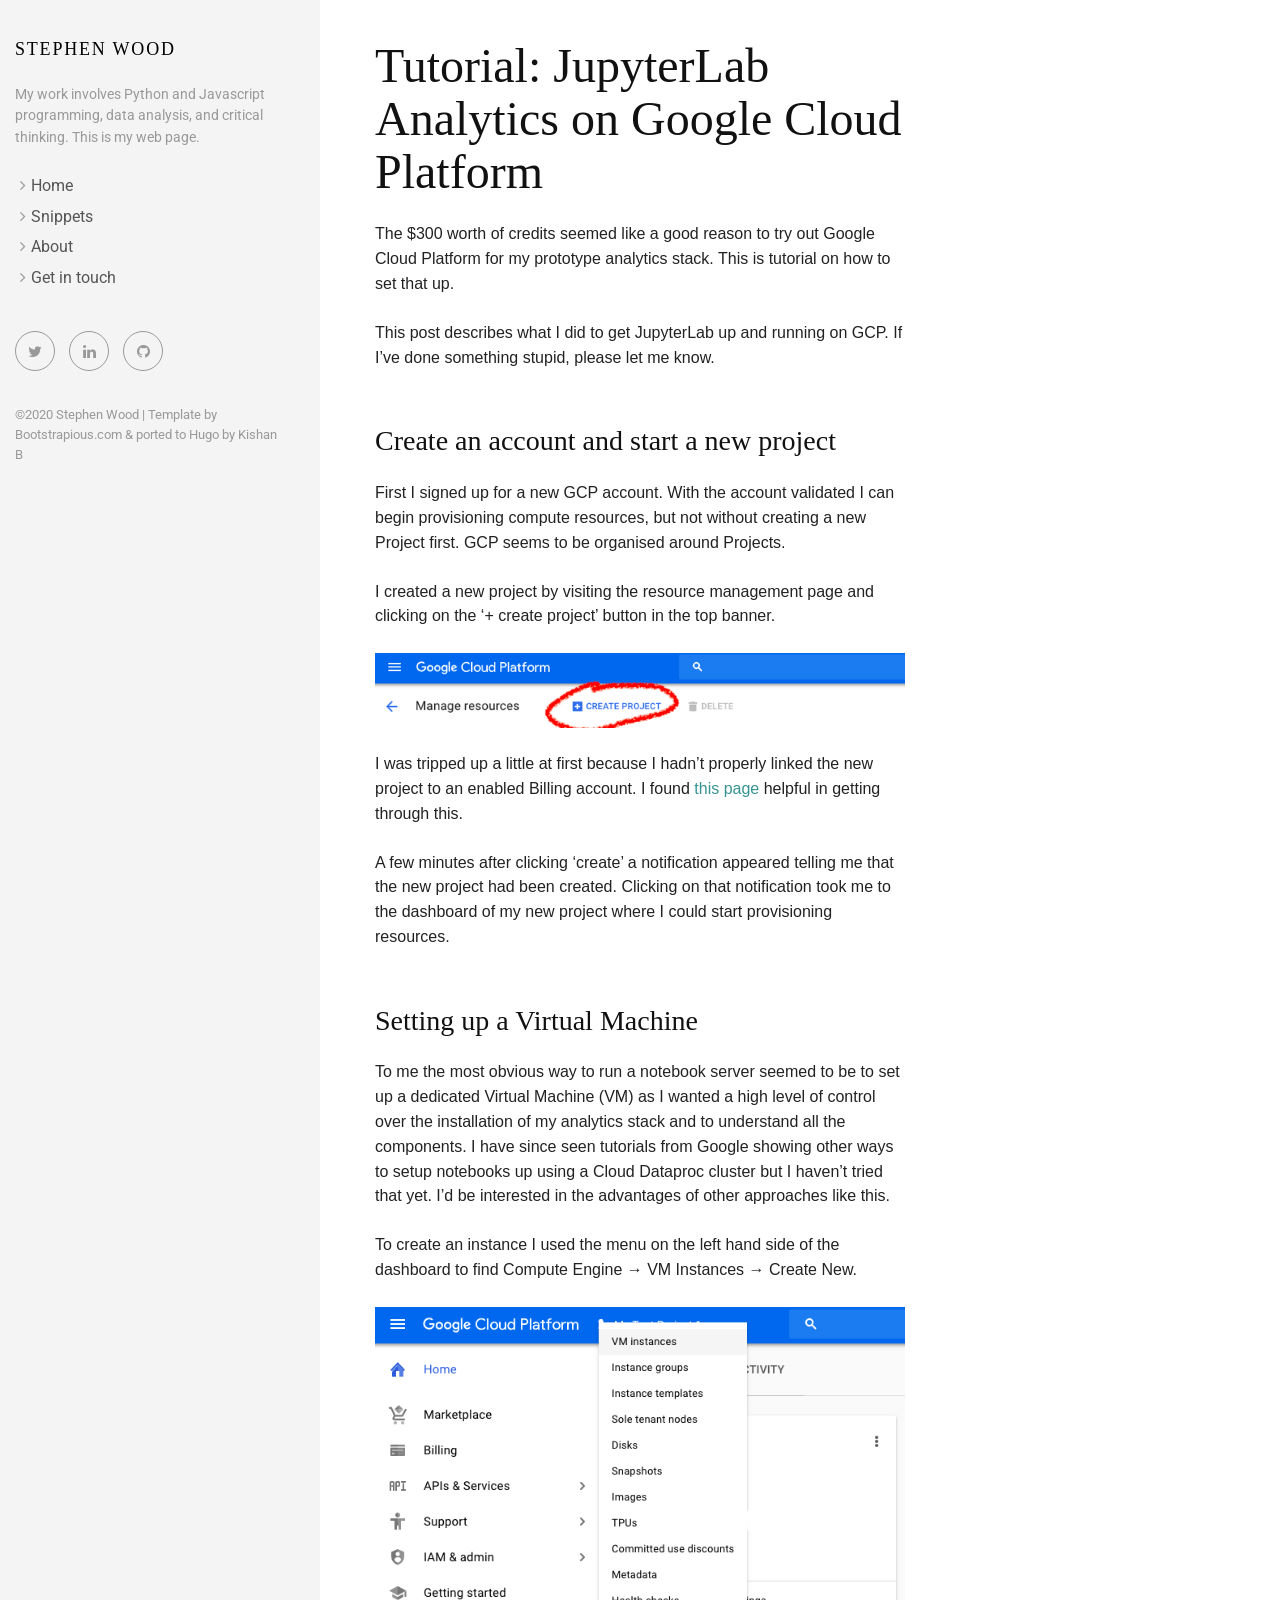
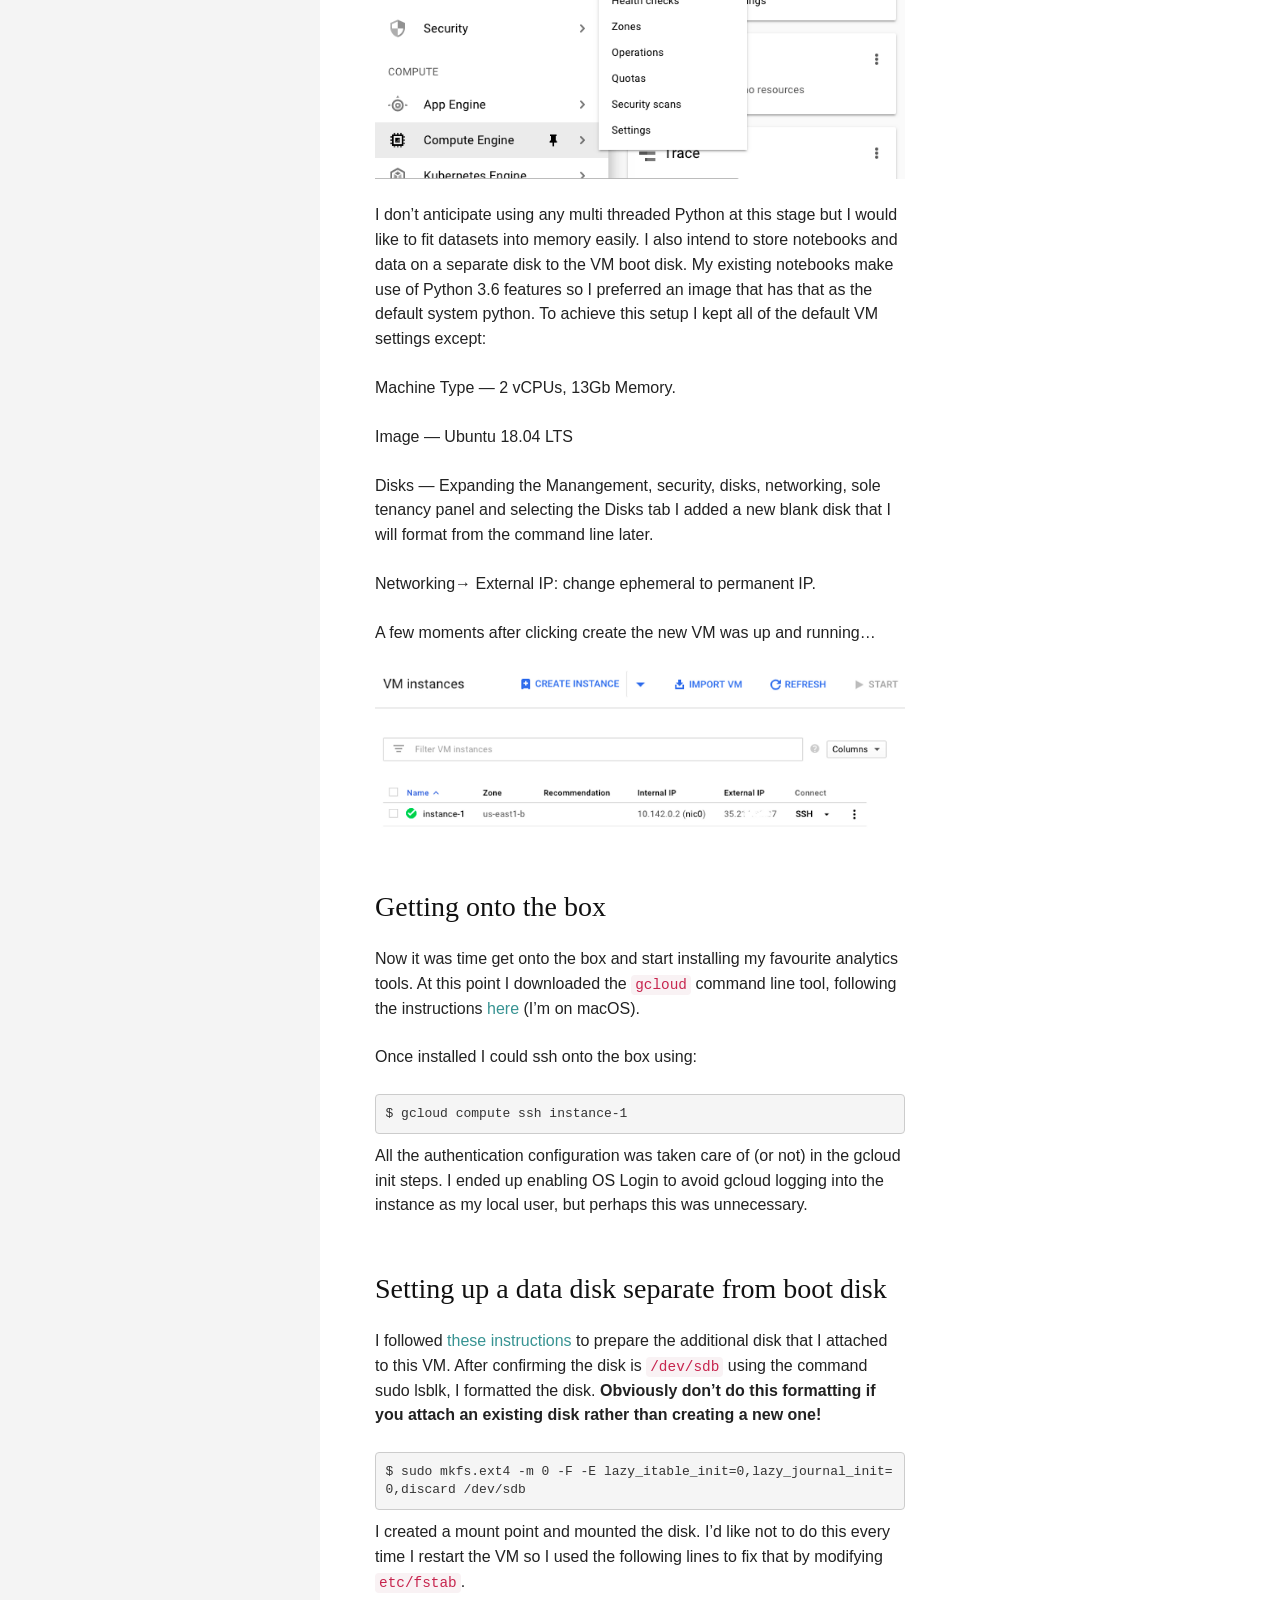
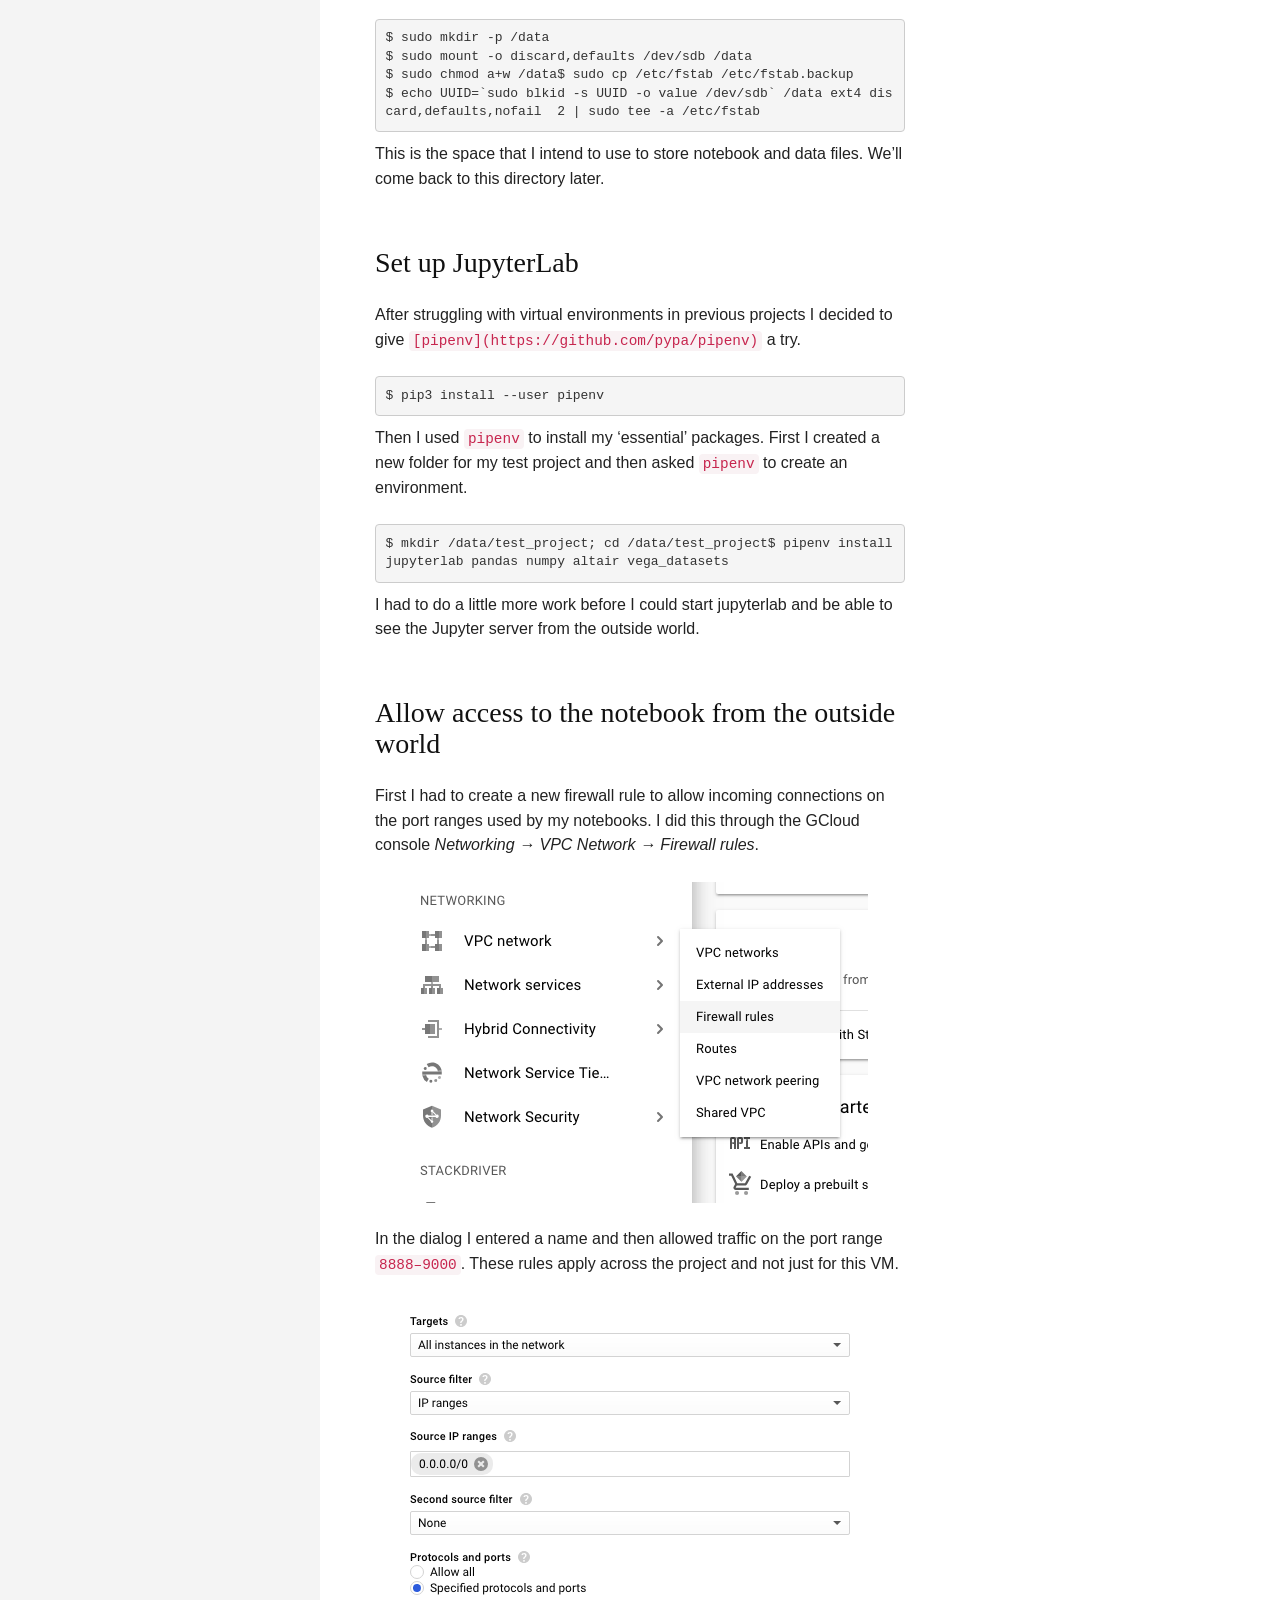
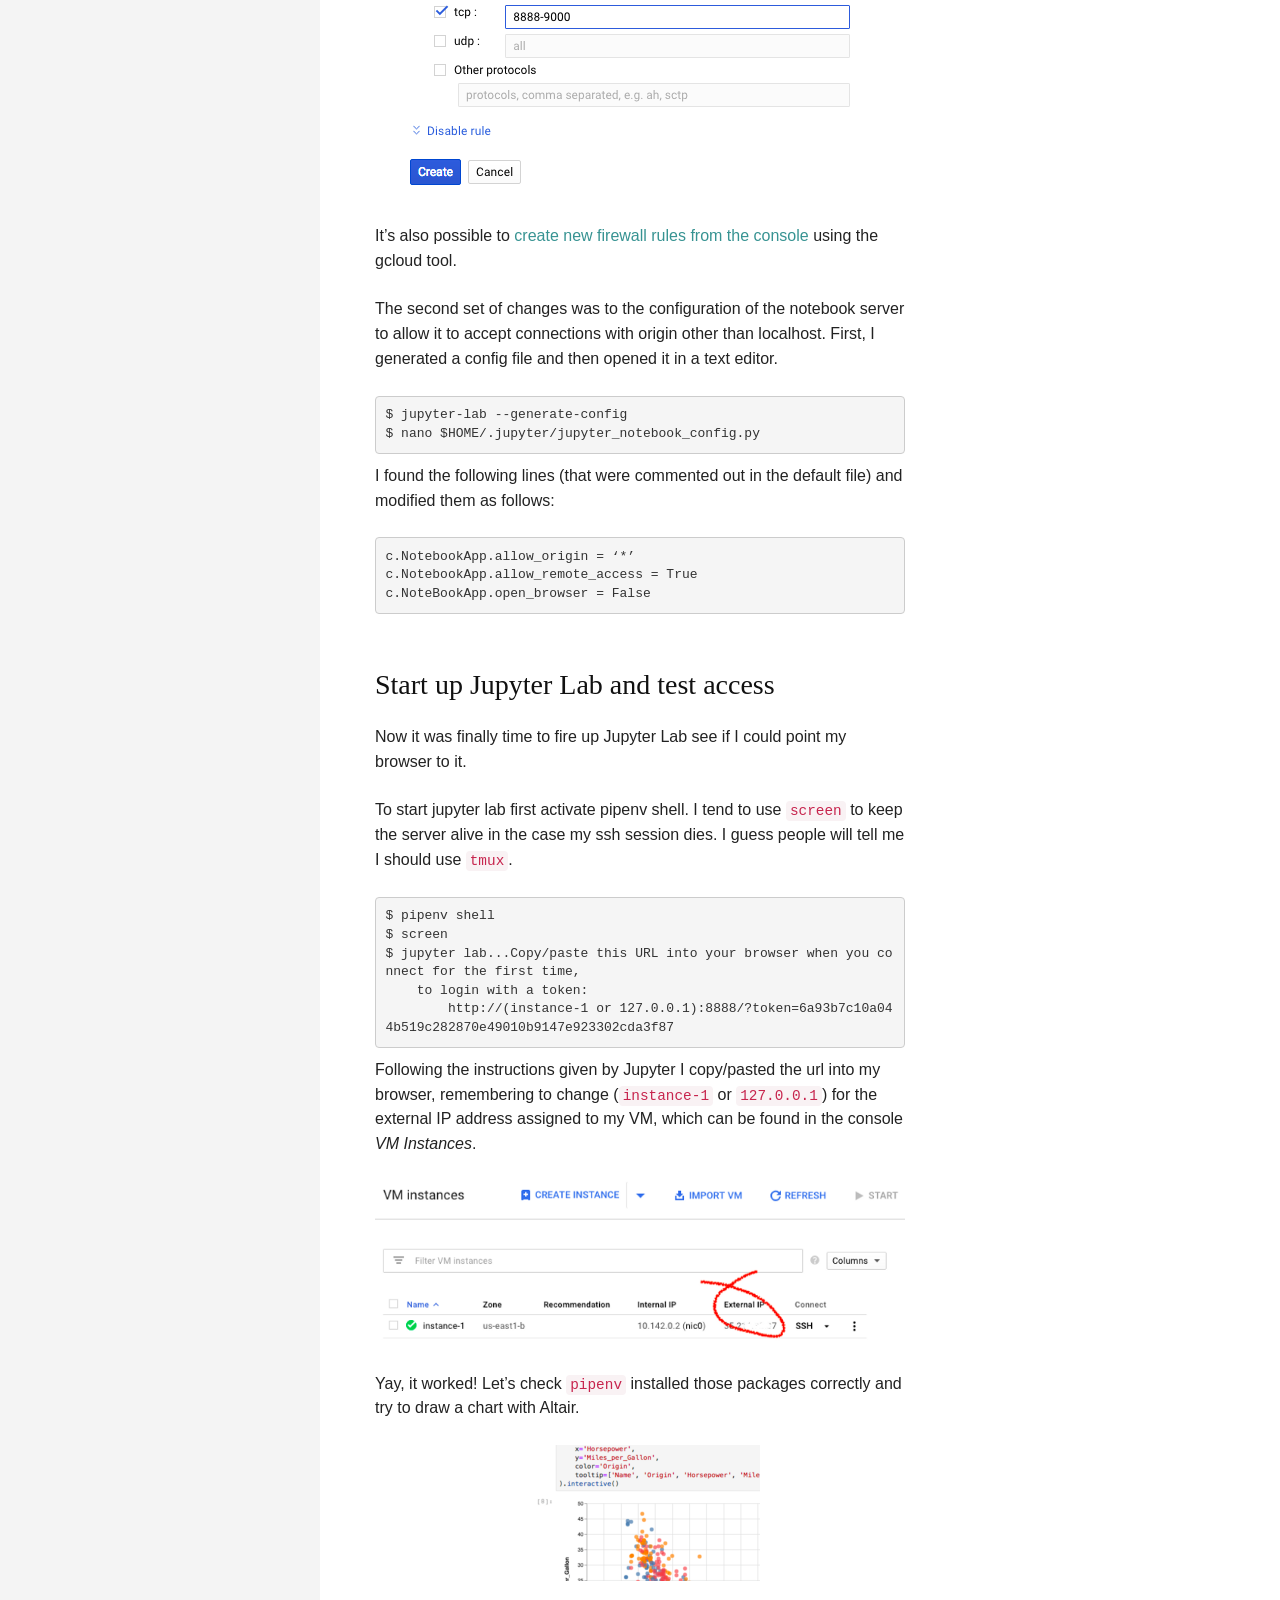
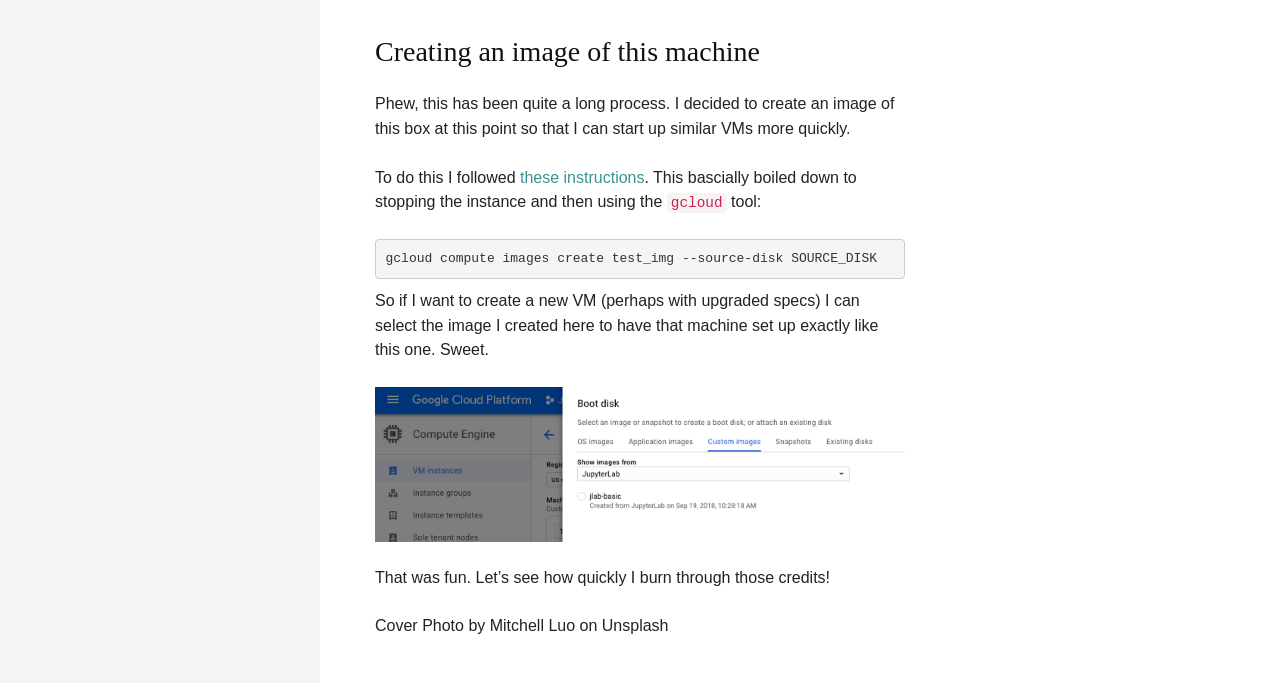
<file: portfolio/jupyterlab/index.html>
<!DOCTYPE html>
<html lang="en-gb">
<head><meta charset="utf-8">
<meta http-equiv="X-UA-Compatible" content="IE=edge">
<title>Tutorial: JupyterLab Analytics on Google Cloud Platform</title>
<meta name="description" content="Personal Website">
<meta name="viewport" content="width=device-width, initial-scale=1">
<meta name="robots" content="all,follow">
<meta name="googlebot" content="index,follow,snippet,archive">
<link rel="stylesheet" href="https://wooduk.github.io/css/bootstrap.min.css">
<link rel="stylesheet" href="//fonts.googleapis.com/css?family=Roboto:400,300,700,400italic">
<link rel="stylesheet" href="https://wooduk.github.io/css/font-awesome.min.css">
<link rel="stylesheet" href="https://wooduk.github.io/css/owl.carousel.css">
<link rel="stylesheet" href="https://wooduk.github.io/css/owl.theme.css">


  <link href="https://wooduk.github.io/css/style.sea.css" rel="stylesheet" id="theme-stylesheet">

 

  
    <!--[if lt IE 9]>
        <script src="https://oss.maxcdn.com/html5shiv/3.7.2/html5shiv.min.js"></script>
        <script src="https://oss.maxcdn.com/respond/1.4.2/respond.min.js"></script>
    <![endif]-->
  


<link href="https://wooduk.github.io/css/custom.css" rel="stylesheet">
<link rel="shortcut icon" href="https://wooduk.github.io/img/favicon.png">


</head>
<body>
  <div id="all">
      <div class="container-fluid">
          <div class="row row-offcanvas row-offcanvas-left">
              <div id="sidebar" class="col-xs-6 col-sm-4 col-md-3 sidebar-offcanvas">
  <div class="sidebar-content">
    <h1 class="sidebar-heading"><a href="https://wooduk.github.io/">Stephen Wood</a></h1>
    
      <p class="sidebar-p">My work involves Python and Javascript programming, data analysis, and critical thinking. This is my web page.</p>
    
    <ul class="sidebar-menu">
      
        <li><a href="https://wooduk.github.io/portfolio/">Home</a></li>
      
        <li><a href="https://wooduk.github.io/snippets/">Snippets</a></li>
      
        <li><a href="https://wooduk.github.io/about/">About</a></li>
      
        <li><a href="https://wooduk.github.io/contact/">Get in touch</a></li>
      
    </ul>
    <p class="social">
  
  
  
  <a href="%3cusername%3e" data-animate-hover="pulse" class="external twitter">
    <i class="fa fa-twitter"></i>
  </a>
  
  
  
  
  <a href="%3cusername%3e" data-animate-hover="pulse" class="external">
    <i class="fa fa-linkedin"></i>
  </a>
  
  
  
  <a href="%3cusername%3e" data-animate-hover="pulse" class="external">
    <i class="fa fa-github"></i>
  </a>
  
  
  
</p>


    <div class="copyright">
      <p class="credit">
        
          &copy;2020 Stephen Wood |
        
        Template by <a href="https://bootstrapious.com/free-templates" class="external">Bootstrapious.com</a>

&amp; ported to Hugo by <a href="https://github.com/kishaningithub">Kishan B</a>

      </p>
    </div>
  </div>
</div>

              
<div class="col-xs-12 col-sm-8 col-md-9 content-column white-background">
  <div class="small-navbar visible-xs">
  <button type="button" data-toggle="offcanvas" class="btn btn-ghost pull-left"> <i class="fa fa-align-left"> </i>Menu</button>
  <h1 class="small-navbar-heading"><a href="https://wooduk.github.io/">Stephen Wood</a></h1>
</div>

  <div class="row">
    <div class="col-lg-8">
      <div class="content-column-content">
         <h1>Tutorial: JupyterLab Analytics on Google Cloud Platform</h1>
         <p>The $300 worth of credits seemed like a good reason to try out Google Cloud Platform for my prototype analytics stack. This is tutorial on how to set that up.</p>

<p>This post describes what I did to get JupyterLab up and running on GCP. If I’ve done something stupid, please let me know.</p>

<h2 id="create-an-account-and-start-a-new-project">Create an account and start a new project</h2>

<p>First I signed up for a new GCP account. With the account validated I can begin provisioning compute resources, but not without creating a new Project first. GCP seems to be organised around Projects.</p>

<p>I created a new project by visiting the resource management page and clicking on the ‘+ create project’ button in the top banner.</p>

<p><img src="/img/portfolio/create_new_project.png" alt="create project image" /></p>

<p>I was tripped up a little at first because I hadn’t properly linked the new project to an enabled Billing account. I found <a href="https://cloud.google.com/billing/docs/how-to/modify-project">this page</a> helpful in getting through this.</p>

<p>A few minutes after clicking ‘create’ a notification appeared telling me that the new project had been created. Clicking on that notification took me to the dashboard of my new project where I could start provisioning resources.</p>

<h2 id="setting-up-a-virtual-machine">Setting up a Virtual Machine</h2>

<p>To me the most obvious way to run a notebook server seemed to be to set up a dedicated Virtual Machine (VM) as I wanted a high level of control over the installation of my analytics stack and to understand all the components. I have since seen tutorials from Google showing other ways to setup notebooks up using a Cloud Dataproc cluster but I haven’t tried that yet. I’d be interested in the advantages of other approaches like this.</p>

<p>To create an instance I used the menu on the left hand side of the dashboard to find Compute Engine → VM Instances → Create New.</p>

<p><img src="/img/portfolio/create_new_instance.png" alt="create new instance image" /></p>

<p>I don’t anticipate using any multi threaded Python at this stage but I would like to fit datasets into memory easily. I also intend to store notebooks and data on a separate disk to the VM boot disk. My existing notebooks make use of Python 3.6 features so I preferred an image that has that as the default system python. To achieve this setup I kept all of the default VM settings except:</p>

<p>Machine Type — 2 vCPUs, 13Gb Memory.</p>

<p>Image — Ubuntu 18.04 LTS</p>

<p>Disks — Expanding the Manangement, security, disks, networking, sole tenancy panel and selecting the Disks tab I added a new blank disk that I will format from the command line later.</p>

<p>Networking→ External IP: change ephemeral to permanent IP.</p>

<p>A few moments after clicking create the new VM was up and running…</p>

<p><img src="/img/portfolio/running_instance.png" alt="running instance image" /></p>

<h2 id="getting-onto-the-box">Getting onto the box</h2>

<p>Now it was time get onto the box and start installing my favourite analytics tools. At this point I downloaded the <code>gcloud</code> command line tool, following the instructions <a href="https://cloud.google.com/sdk/docs/quickstart-macos">here</a> (I’m on macOS).</p>

<p>Once installed I could ssh onto the box using:</p>

<pre><code>$ gcloud compute ssh instance-1 
</code></pre>

<p>All the authentication configuration was taken care of (or not) in the gcloud init steps. I ended up enabling OS Login to avoid gcloud logging into the instance as my local user, but perhaps this was unnecessary.</p>

<h2 id="setting-up-a-data-disk-separate-from-boot-disk">Setting up a data disk separate from boot disk</h2>

<p>I followed <a href="https://devopscube.com/mount-extra-disks-on-google-cloud">these instructions</a> to prepare the additional disk that I attached to this VM. After confirming the disk is <code>/dev/sdb</code> using the command sudo lsblk, I formatted the disk. <strong>Obviously don’t do this formatting if you attach an existing disk rather than creating a new one!</strong></p>

<pre><code>$ sudo mkfs.ext4 -m 0 -F -E lazy_itable_init=0,lazy_journal_init=0,discard /dev/sdb
</code></pre>

<p>I created a mount point and mounted the disk. I’d like not to do this every time I restart the VM so I used the following lines to fix that by modifying <code>etc/fstab</code>.</p>

<pre><code>$ sudo mkdir -p /data
$ sudo mount -o discard,defaults /dev/sdb /data
$ sudo chmod a+w /data$ sudo cp /etc/fstab /etc/fstab.backup
$ echo UUID=`sudo blkid -s UUID -o value /dev/sdb` /data ext4 discard,defaults,nofail  2 | sudo tee -a /etc/fstab
</code></pre>

<p>This is the space that I intend to use to store notebook and data files. We’ll come back to this directory later.</p>

<h2 id="set-up-jupyterlab">Set up JupyterLab</h2>

<p>After struggling with virtual environments in previous projects I decided to give <code>[pipenv](https://github.com/pypa/pipenv)</code> a try.</p>

<pre><code>$ pip3 install --user pipenv
</code></pre>

<p>Then I used <code>pipenv</code> to install my ‘essential’ packages. First I created a new folder for my test project and then asked <code>pipenv</code> to create an environment.</p>

<pre><code>$ mkdir /data/test_project; cd /data/test_project$ pipenv install jupyterlab pandas numpy altair vega_datasets
</code></pre>

<p>I had to do a little more work before I could start jupyterlab and be able to see the Jupyter server from the outside world.</p>

<h2 id="allow-access-to-the-notebook-from-the-outside-world">Allow access to the notebook from the outside world</h2>

<p>First I had to create a new firewall rule to allow incoming connections on the port ranges used by my notebooks. I did this through the GCloud console <em>Networking → VPC Network → Firewall rules</em>.</p>

<p><img src="/img/portfolio/firewall_rules.png" alt="change firewall rules" /></p>

<p>In the dialog I entered a name and then allowed traffic on the port range <code>8888–9000</code>. These rules apply across the project and not just for this VM.</p>

<p><img src="/img/portfolio/setup_firewall_rules.png" alt="setup firewall rules" /></p>

<p>It’s also possible to <a href="https://stackoverflow.com/questions/44620095/how-to-launch-jupyter-notebook-in-gcloud-compute-engine">create new firewall rules from the console</a> using the gcloud tool.</p>

<p>The second set of changes was to the configuration of the notebook server to allow it to accept connections with origin other than localhost. First, I generated a config file and then opened it in a text editor.</p>

<pre><code>$ jupyter-lab --generate-config
$ nano $HOME/.jupyter/jupyter_notebook_config.py
</code></pre>

<p>I found the following lines (that were commented out in the default file) and modified them as follows:</p>

<pre><code>c.NotebookApp.allow_origin = ‘*’
c.NotebookApp.allow_remote_access = True
c.NoteBookApp.open_browser = False
</code></pre>

<h2 id="start-up-jupyter-lab-and-test-access">Start up Jupyter Lab and test access</h2>

<p>Now it was finally time to fire up Jupyter Lab see if I could point my browser to it.</p>

<p>To start jupyter lab first activate pipenv shell. I tend to use <code>screen</code> to keep the server alive in the case my ssh session dies. I guess people will tell me I should use <code>tmux</code>.</p>

<pre><code>$ pipenv shell
$ screen
$ jupyter lab...Copy/paste this URL into your browser when you connect for the first time,
    to login with a token:
        http://(instance-1 or 127.0.0.1):8888/?token=6a93b7c10a044b519c282870e49010b9147e923302cda3f87
</code></pre>

<p>Following the instructions given by Jupyter I copy/pasted the url into my browser, remembering to change (<code>instance-1</code> or <code>127.0.0.1</code>) for the external IP address assigned to my VM, which can be found in the console <em>VM Instances</em>.</p>

<p><img src="/img/portfolio/find_ips.png" alt="find ips" /></p>

<p>Yay, it worked! Let’s check <code>pipenv</code> installed those packages correctly and try to draw a chart with Altair.</p>

<p><img src="/img/portfolio/altair.png" alt="altair.png" /></p>

<h2 id="creating-an-image-of-this-machine">Creating an image of this machine</h2>

<p>Phew, this has been quite a long process. I decided to create an image of this box at this point so that I can start up similar VMs more quickly.</p>

<p>To do this I followed <a href="https://cloud.google.com/compute/docs/images/create-delete-deprecate-private-images">these instructions</a>. This bascially boiled down to stopping the instance and then using the <code>gcloud</code> tool:</p>

<pre><code>gcloud compute images create test_img --source-disk SOURCE_DISK
</code></pre>

<p>So if I want to create a new VM (perhaps with upgraded specs) I can select the image I created here to have that machine set up exactly like this one. Sweet.</p>

<p><img src="/img/portfolio/boot_disk.png" alt="boot_disk.png" /></p>

<p>That was fun. Let’s see how quickly I burn through those credits!</p>

<p>Cover Photo by Mitchell Luo on Unsplash</p>
         
      </div>
    </div>
  </div>
</div>

          </div>
      </div>
  </div>
  <script src="https://wooduk.github.io/js/jquery.min.js"></script>
<script src="https://wooduk.github.io/js/bootstrap.min.js"></script>
<script src="https://wooduk.github.io/js/jquery.cookie.js"> </script>
<script src="https://wooduk.github.io/js/ekko-lightbox.js"></script>
<script src="https://wooduk.github.io/js/jquery.scrollTo.min.js"></script>
<script src="https://wooduk.github.io/js/masonry.pkgd.min.js"></script>
<script src="https://wooduk.github.io/js/imagesloaded.pkgd.min.js"></script>
<script src="https://wooduk.github.io/js/owl.carousel.min.js"></script>
<script src="https://wooduk.github.io/js/front.js"></script>



</body>
</html>
</file>
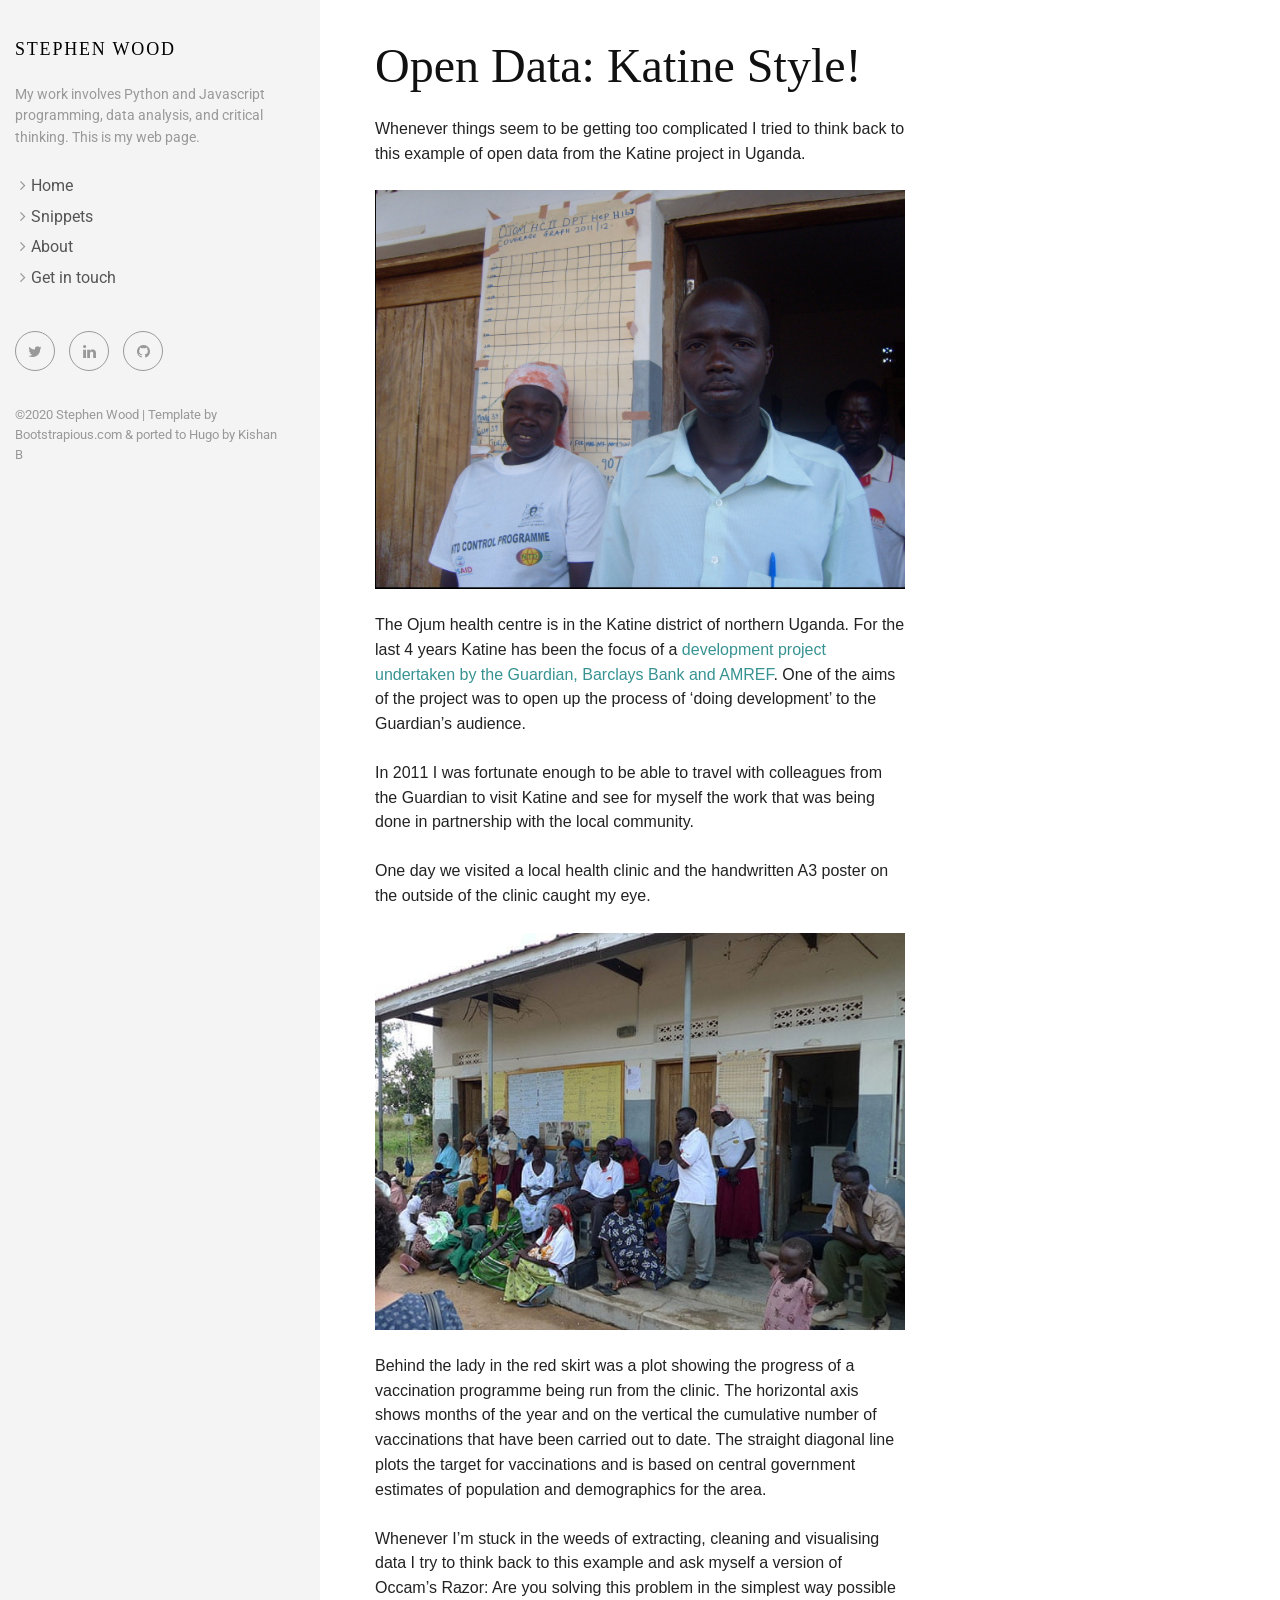
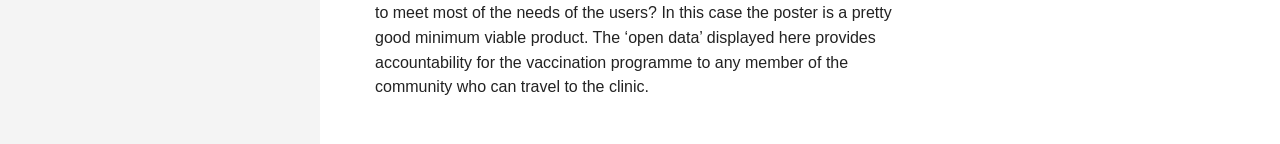
<file: portfolio/katine/index.html>
<!DOCTYPE html>
<html lang="en-gb">
<head><meta charset="utf-8">
<meta http-equiv="X-UA-Compatible" content="IE=edge">
<title>Open Data: Katine Style!</title>
<meta name="description" content="Personal Website">
<meta name="viewport" content="width=device-width, initial-scale=1">
<meta name="robots" content="all,follow">
<meta name="googlebot" content="index,follow,snippet,archive">
<link rel="stylesheet" href="https://wooduk.github.io/css/bootstrap.min.css">
<link rel="stylesheet" href="//fonts.googleapis.com/css?family=Roboto:400,300,700,400italic">
<link rel="stylesheet" href="https://wooduk.github.io/css/font-awesome.min.css">
<link rel="stylesheet" href="https://wooduk.github.io/css/owl.carousel.css">
<link rel="stylesheet" href="https://wooduk.github.io/css/owl.theme.css">


  <link href="https://wooduk.github.io/css/style.sea.css" rel="stylesheet" id="theme-stylesheet">

 

  
    <!--[if lt IE 9]>
        <script src="https://oss.maxcdn.com/html5shiv/3.7.2/html5shiv.min.js"></script>
        <script src="https://oss.maxcdn.com/respond/1.4.2/respond.min.js"></script>
    <![endif]-->
  


<link href="https://wooduk.github.io/css/custom.css" rel="stylesheet">
<link rel="shortcut icon" href="https://wooduk.github.io/img/favicon.png">


</head>
<body>
  <div id="all">
      <div class="container-fluid">
          <div class="row row-offcanvas row-offcanvas-left">
              <div id="sidebar" class="col-xs-6 col-sm-4 col-md-3 sidebar-offcanvas">
  <div class="sidebar-content">
    <h1 class="sidebar-heading"><a href="https://wooduk.github.io/">Stephen Wood</a></h1>
    
      <p class="sidebar-p">My work involves Python and Javascript programming, data analysis, and critical thinking. This is my web page.</p>
    
    <ul class="sidebar-menu">
      
        <li><a href="https://wooduk.github.io/portfolio/">Home</a></li>
      
        <li><a href="https://wooduk.github.io/snippets/">Snippets</a></li>
      
        <li><a href="https://wooduk.github.io/about/">About</a></li>
      
        <li><a href="https://wooduk.github.io/contact/">Get in touch</a></li>
      
    </ul>
    <p class="social">
  
  
  
  <a href="%3cusername%3e" data-animate-hover="pulse" class="external twitter">
    <i class="fa fa-twitter"></i>
  </a>
  
  
  
  
  <a href="%3cusername%3e" data-animate-hover="pulse" class="external">
    <i class="fa fa-linkedin"></i>
  </a>
  
  
  
  <a href="%3cusername%3e" data-animate-hover="pulse" class="external">
    <i class="fa fa-github"></i>
  </a>
  
  
  
</p>


    <div class="copyright">
      <p class="credit">
        
          &copy;2020 Stephen Wood |
        
        Template by <a href="https://bootstrapious.com/free-templates" class="external">Bootstrapious.com</a>

&amp; ported to Hugo by <a href="https://github.com/kishaningithub">Kishan B</a>

      </p>
    </div>
  </div>
</div>

              
<div class="col-xs-12 col-sm-8 col-md-9 content-column white-background">
  <div class="small-navbar visible-xs">
  <button type="button" data-toggle="offcanvas" class="btn btn-ghost pull-left"> <i class="fa fa-align-left"> </i>Menu</button>
  <h1 class="small-navbar-heading"><a href="https://wooduk.github.io/">Stephen Wood</a></h1>
</div>

  <div class="row">
    <div class="col-lg-8">
      <div class="content-column-content">
         <h1>Open Data: Katine Style!</h1>
         <p>Whenever things seem to be getting too complicated I tried to think back to this example of open data from the Katine project in Uganda.</p>

<p><img src="/img/portfolio/katine2.png" alt="katine2.jpg" /></p>

<p>The Ojum health centre is in the Katine district of northern Uganda. For the last 4 years Katine has been the focus of a <a href="http://www.guardian.co.uk/katine">development project undertaken by the Guardian, Barclays Bank and AMREF</a>. One of the aims of the project was to open up the process of &lsquo;doing development&rsquo; to the Guardian&rsquo;s audience.</p>

<p>In 2011 I was fortunate enough to be able to travel with colleagues from the Guardian to visit Katine and see for myself the work that was being done in partnership with the local community.</p>

<p>One day we visited a local health clinic and the handwritten A3 poster on the outside of the clinic caught my eye.</p>

<p><img src="/img/portfolio/katine1.jpg" alt="katine1.jpg" /></p>

<p>Behind the lady in the red skirt was a plot showing the progress of a vaccination programme being run from the clinic. The horizontal axis shows months of the year and on the vertical the cumulative number of vaccinations that have been carried out to date. The straight diagonal line plots the target for vaccinations and is based on central government estimates of population and demographics for the area.</p>

<p>Whenever I&rsquo;m stuck in the weeds of extracting, cleaning and visualising data I try to think back to this example and ask myself a version of Occam&rsquo;s Razor: Are you solving this problem in the simplest way possible to meet most of the needs of the users? In this case the poster is a pretty good minimum viable product. The &lsquo;open data&rsquo; displayed here provides accountability for the vaccination programme to any member of the community who can travel to the clinic.</p>
         
      </div>
    </div>
  </div>
</div>

          </div>
      </div>
  </div>
  <script src="https://wooduk.github.io/js/jquery.min.js"></script>
<script src="https://wooduk.github.io/js/bootstrap.min.js"></script>
<script src="https://wooduk.github.io/js/jquery.cookie.js"> </script>
<script src="https://wooduk.github.io/js/ekko-lightbox.js"></script>
<script src="https://wooduk.github.io/js/jquery.scrollTo.min.js"></script>
<script src="https://wooduk.github.io/js/masonry.pkgd.min.js"></script>
<script src="https://wooduk.github.io/js/imagesloaded.pkgd.min.js"></script>
<script src="https://wooduk.github.io/js/owl.carousel.min.js"></script>
<script src="https://wooduk.github.io/js/front.js"></script>



</body>
</html>
</file>
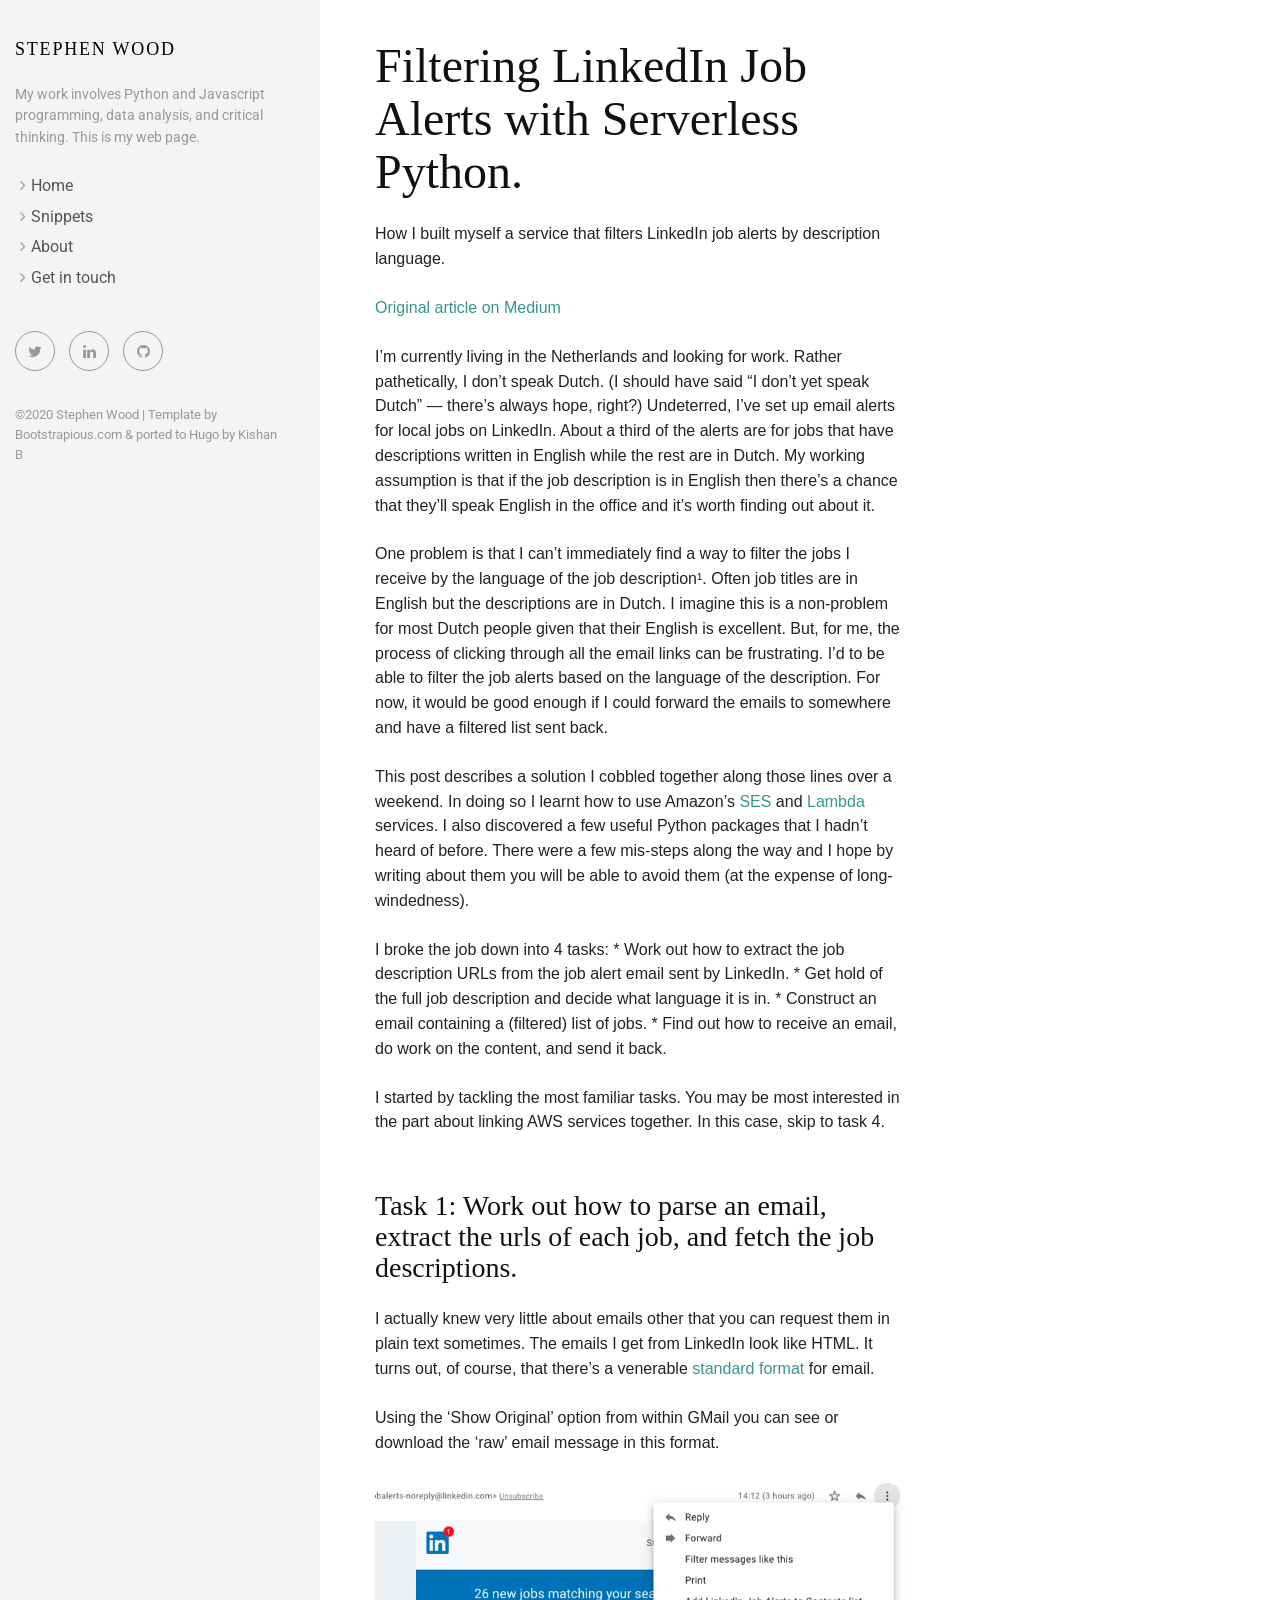
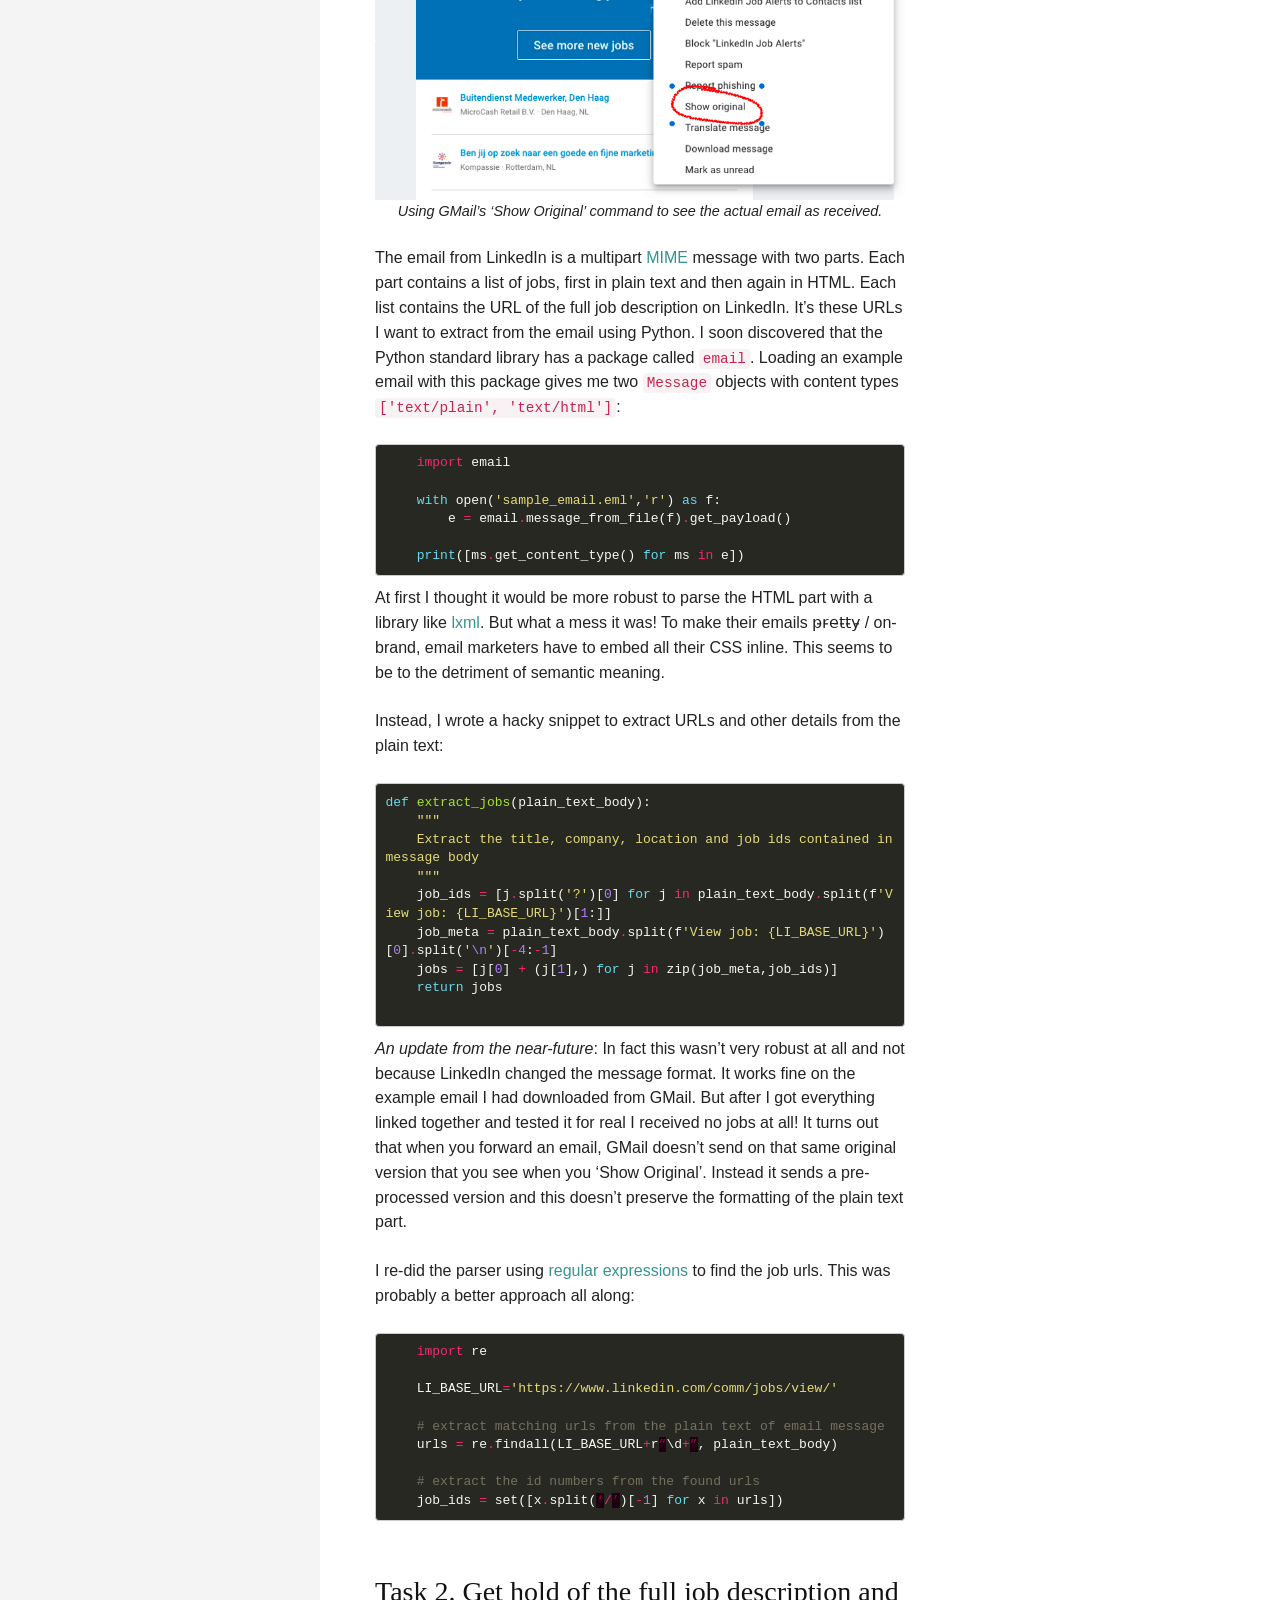
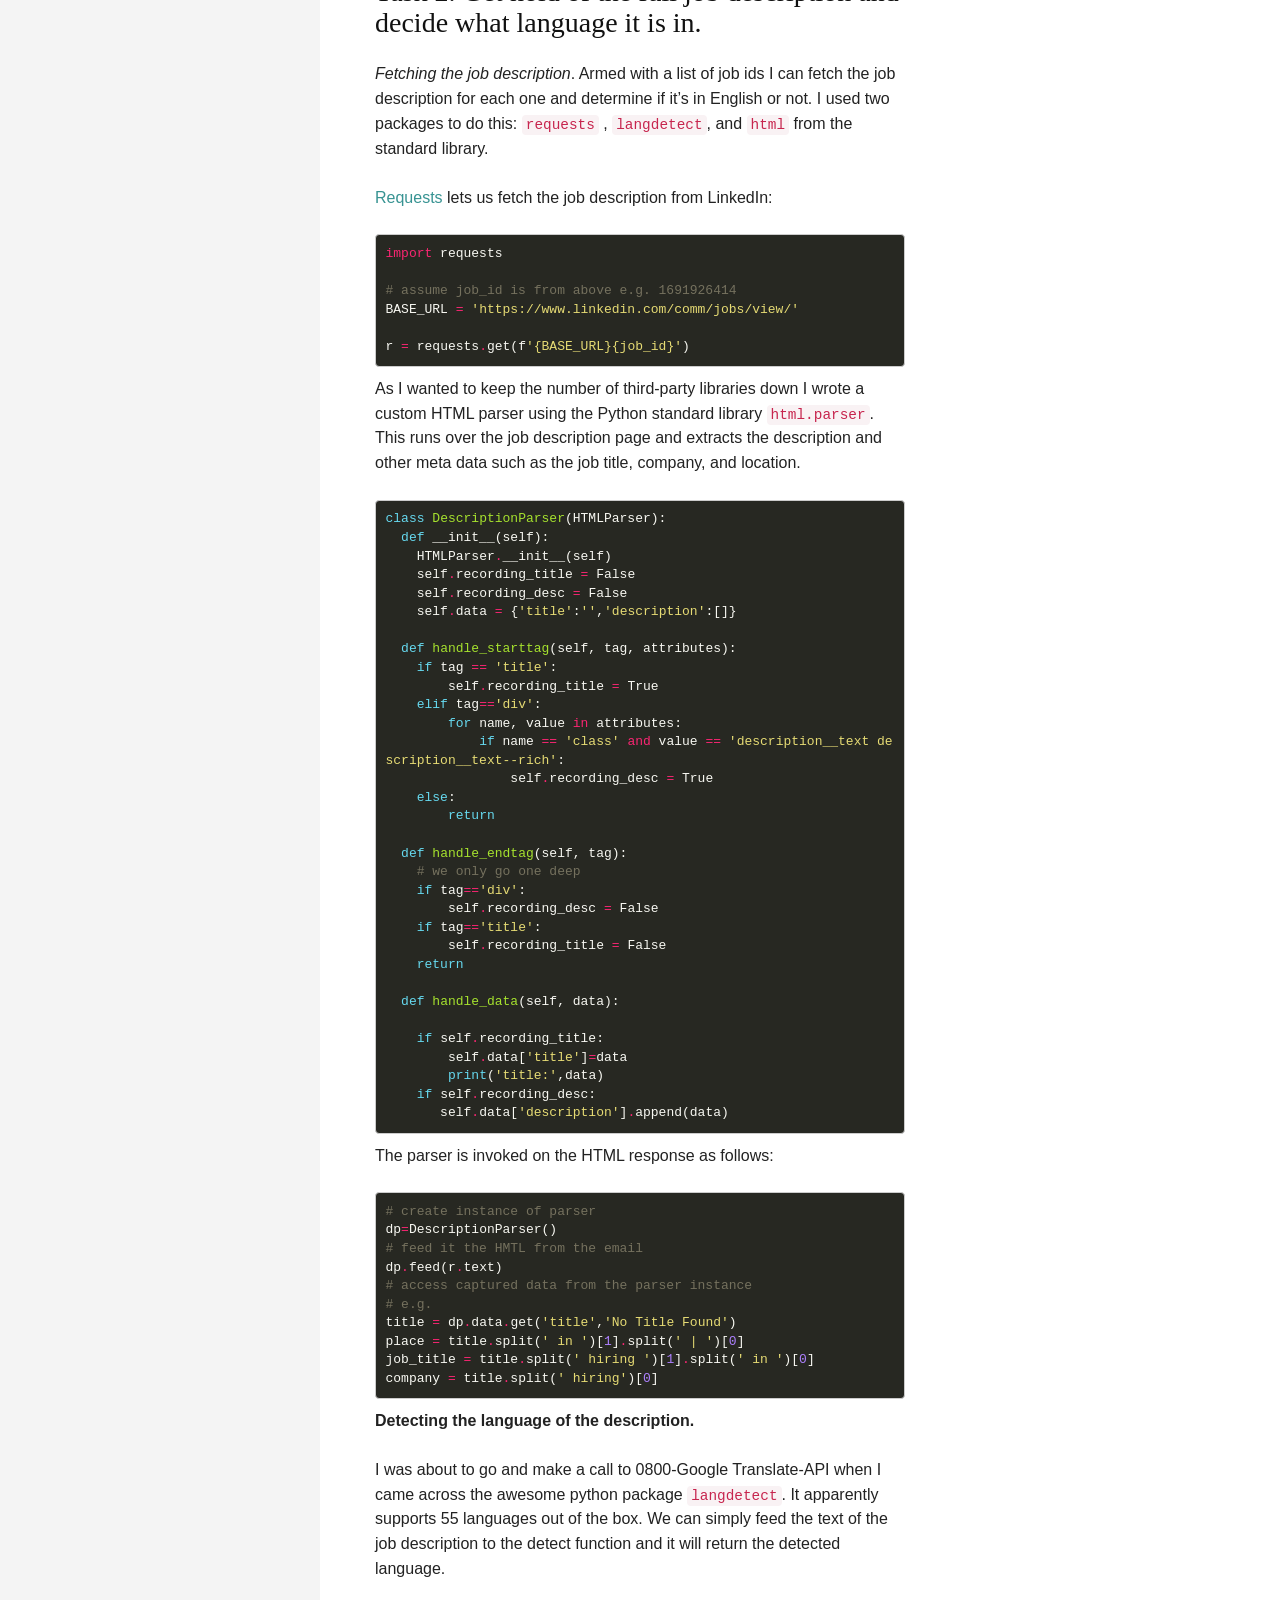
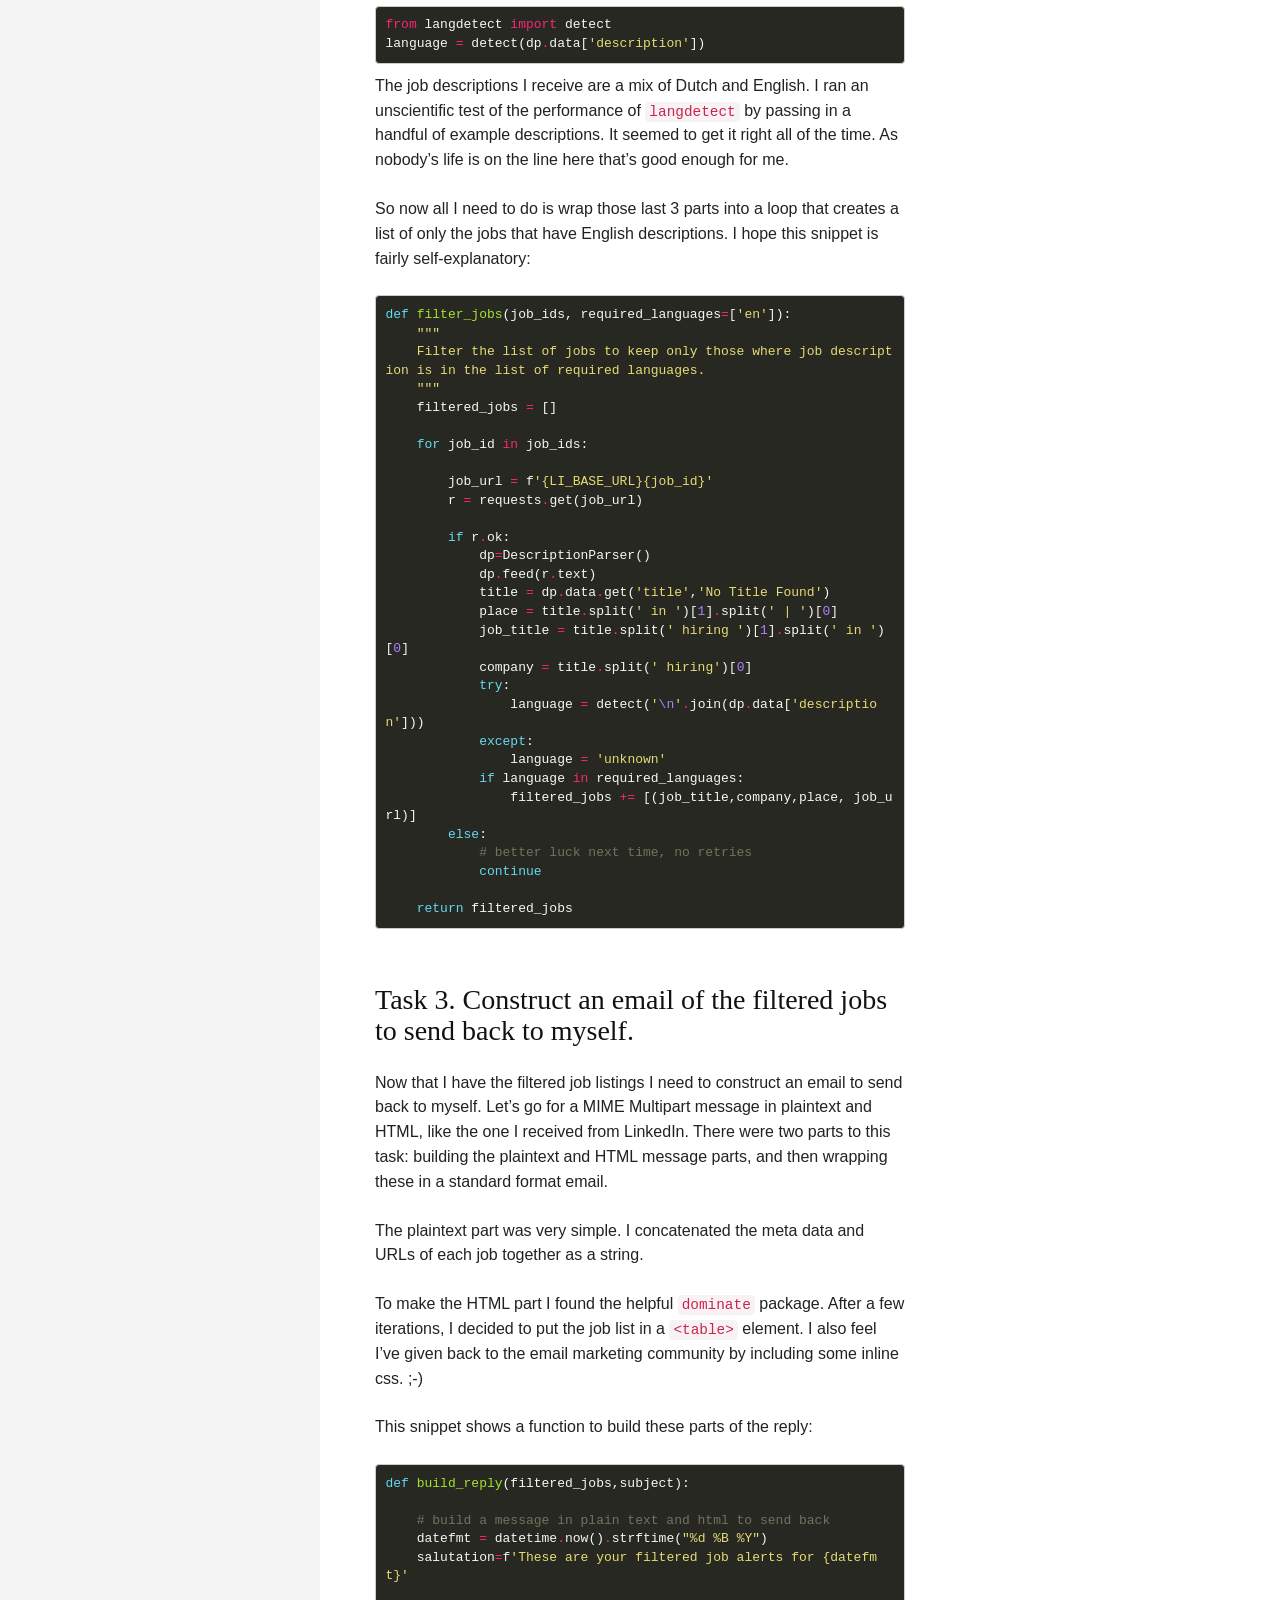
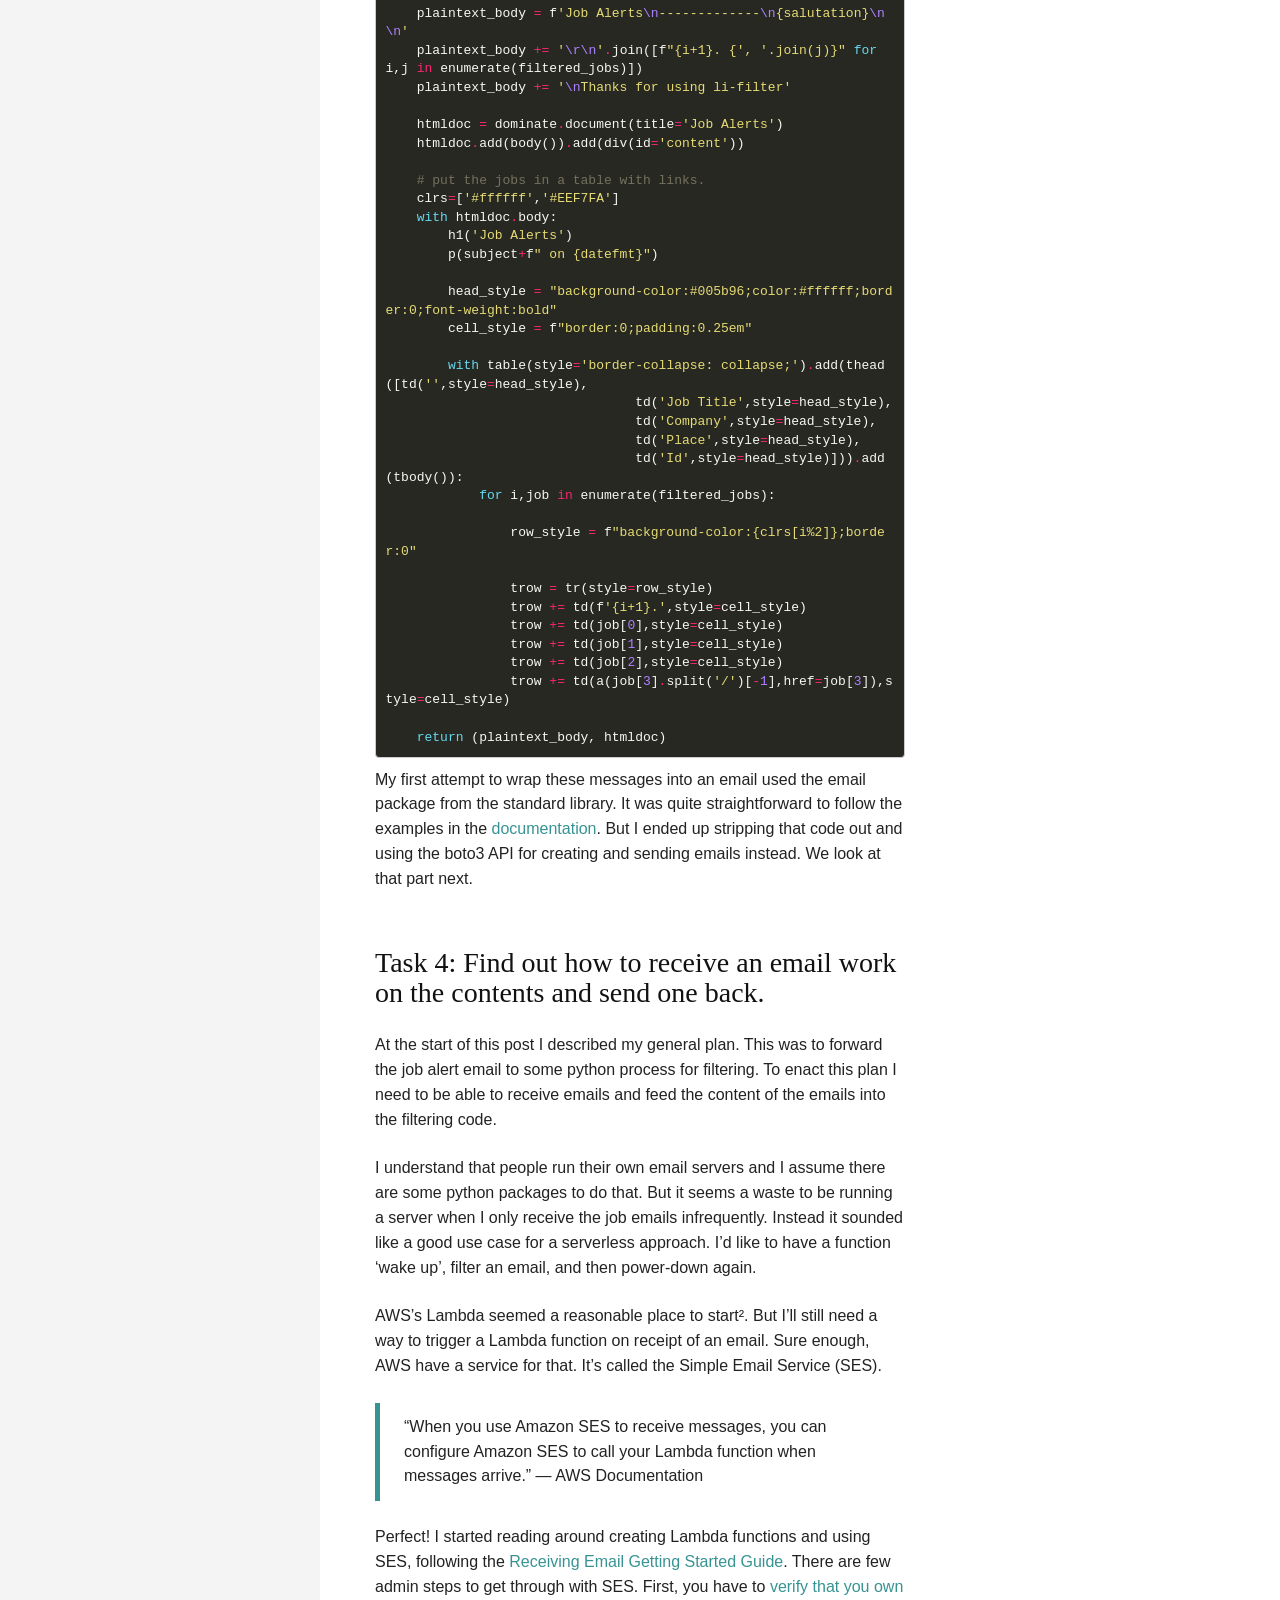
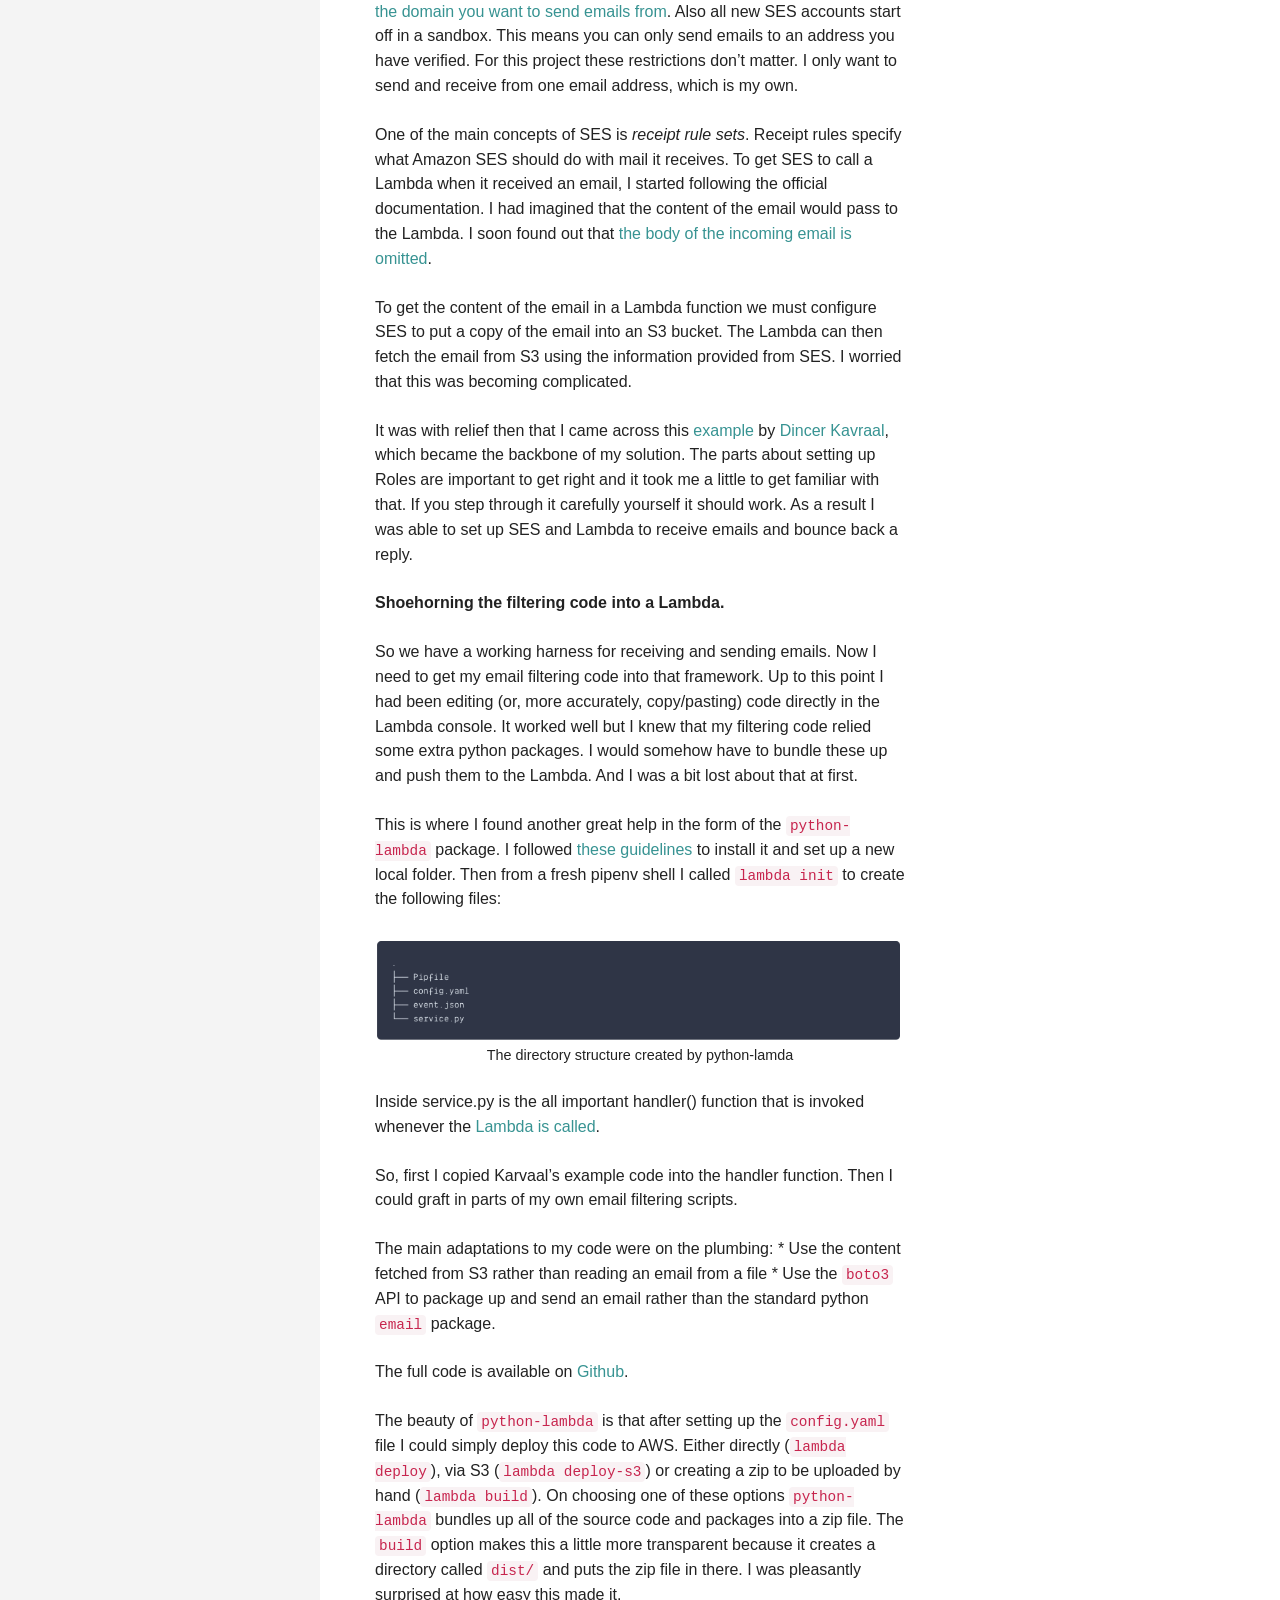
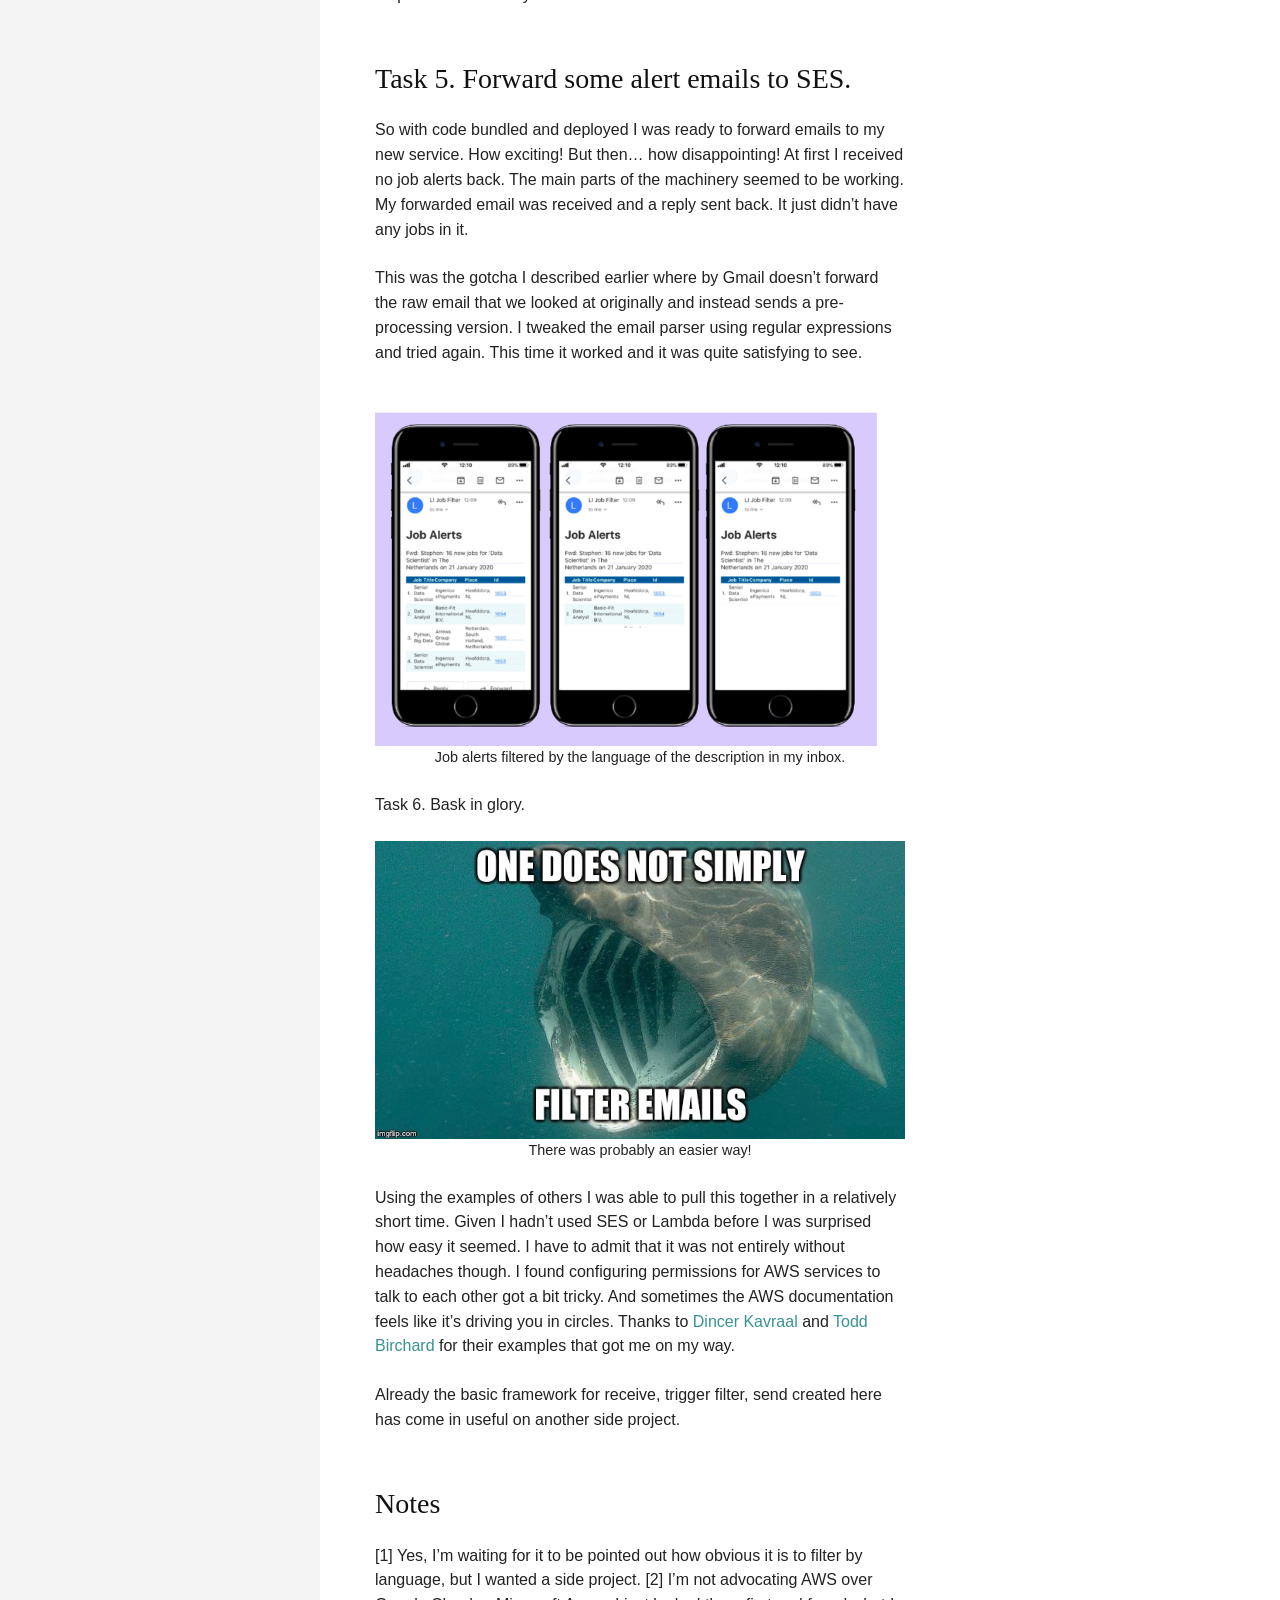
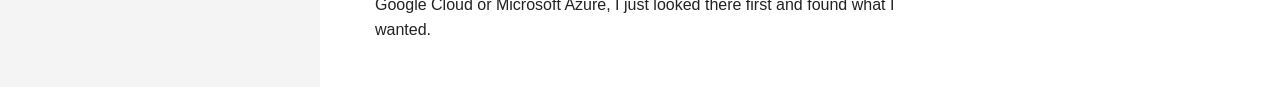
<file: portfolio/lifilter/index.html>
<!DOCTYPE html>
<html lang="en-gb">
<head><meta charset="utf-8">
<meta http-equiv="X-UA-Compatible" content="IE=edge">
<title>Filtering LinkedIn Job Alerts with Serverless Python.</title>
<meta name="description" content="Personal Website">
<meta name="viewport" content="width=device-width, initial-scale=1">
<meta name="robots" content="all,follow">
<meta name="googlebot" content="index,follow,snippet,archive">
<link rel="stylesheet" href="https://wooduk.github.io/css/bootstrap.min.css">
<link rel="stylesheet" href="//fonts.googleapis.com/css?family=Roboto:400,300,700,400italic">
<link rel="stylesheet" href="https://wooduk.github.io/css/font-awesome.min.css">
<link rel="stylesheet" href="https://wooduk.github.io/css/owl.carousel.css">
<link rel="stylesheet" href="https://wooduk.github.io/css/owl.theme.css">


  <link href="https://wooduk.github.io/css/style.sea.css" rel="stylesheet" id="theme-stylesheet">

 

  
    <!--[if lt IE 9]>
        <script src="https://oss.maxcdn.com/html5shiv/3.7.2/html5shiv.min.js"></script>
        <script src="https://oss.maxcdn.com/respond/1.4.2/respond.min.js"></script>
    <![endif]-->
  


<link href="https://wooduk.github.io/css/custom.css" rel="stylesheet">
<link rel="shortcut icon" href="https://wooduk.github.io/img/favicon.png">


</head>
<body>
  <div id="all">
      <div class="container-fluid">
          <div class="row row-offcanvas row-offcanvas-left">
              <div id="sidebar" class="col-xs-6 col-sm-4 col-md-3 sidebar-offcanvas">
  <div class="sidebar-content">
    <h1 class="sidebar-heading"><a href="https://wooduk.github.io/">Stephen Wood</a></h1>
    
      <p class="sidebar-p">My work involves Python and Javascript programming, data analysis, and critical thinking. This is my web page.</p>
    
    <ul class="sidebar-menu">
      
        <li><a href="https://wooduk.github.io/portfolio/">Home</a></li>
      
        <li><a href="https://wooduk.github.io/snippets/">Snippets</a></li>
      
        <li><a href="https://wooduk.github.io/about/">About</a></li>
      
        <li><a href="https://wooduk.github.io/contact/">Get in touch</a></li>
      
    </ul>
    <p class="social">
  
  
  
  <a href="%3cusername%3e" data-animate-hover="pulse" class="external twitter">
    <i class="fa fa-twitter"></i>
  </a>
  
  
  
  
  <a href="%3cusername%3e" data-animate-hover="pulse" class="external">
    <i class="fa fa-linkedin"></i>
  </a>
  
  
  
  <a href="%3cusername%3e" data-animate-hover="pulse" class="external">
    <i class="fa fa-github"></i>
  </a>
  
  
  
</p>


    <div class="copyright">
      <p class="credit">
        
          &copy;2020 Stephen Wood |
        
        Template by <a href="https://bootstrapious.com/free-templates" class="external">Bootstrapious.com</a>

&amp; ported to Hugo by <a href="https://github.com/kishaningithub">Kishan B</a>

      </p>
    </div>
  </div>
</div>

              
<div class="col-xs-12 col-sm-8 col-md-9 content-column white-background">
  <div class="small-navbar visible-xs">
  <button type="button" data-toggle="offcanvas" class="btn btn-ghost pull-left"> <i class="fa fa-align-left"> </i>Menu</button>
  <h1 class="small-navbar-heading"><a href="https://wooduk.github.io/">Stephen Wood</a></h1>
</div>

  <div class="row">
    <div class="col-lg-8">
      <div class="content-column-content">
         <h1>Filtering LinkedIn Job Alerts with Serverless Python.</h1>
         <p>How I built myself a service that filters LinkedIn job alerts by description language.</p>

<p><a href="https://levelup.gitconnected.com/filtering-linkedin-job-alerts-with-serverless-python-62bdd07cb81d">Original article on Medium</a></p>

<p>I’m currently living in the Netherlands and looking for work. Rather pathetically, I don’t speak Dutch. (I should have said “I don’t yet speak Dutch” — there’s always hope, right?) Undeterred, I’ve set up email alerts for local jobs on LinkedIn. About a third of the alerts are for jobs that have descriptions written in English while the rest are in Dutch. My working assumption is that if the job description is in English then there’s a chance that they’ll speak English in the office and it’s worth finding out about it.</p>

<p>One problem is that I can’t immediately find a way to filter the jobs I receive by the language of the job description¹. Often job titles are in English but the descriptions are in Dutch. I imagine this is a non-problem for most Dutch people given that their English is excellent. But, for me, the process of clicking through all the email links can be frustrating. I’d to be able to filter the job alerts based on the language of the description. For now, it would be good enough if I could forward the emails to somewhere and have a filtered list sent back.</p>

<p>This post describes a solution I cobbled together along those lines over a weekend. In doing so I learnt how to use Amazon’s <a href="https://aws.amazon.com/ses/">SES</a> and <a href="https://aws.amazon.com/lambda/">Lambda</a> services. I also discovered a few useful Python packages that I hadn’t heard of before. There were a few mis-steps along the way and I hope by writing about them you will be able to avoid them (at the expense of long-windedness).</p>

<p>I broke the job down into 4 tasks:
 * Work out how to extract the job description URLs from the job alert email sent by LinkedIn.
 * Get hold of the full job description and decide what language it is in.
 * Construct an email containing a (filtered) list of jobs.
 * Find out how to receive an email, do work on the content, and send it back.</p>

<p>I started by tackling the most familiar tasks. You may be most interested in the part about linking AWS services together. In this case, skip to task 4.</p>

<h2 id="task-1-work-out-how-to-parse-an-email-extract-the-urls-of-each-job-and-fetch-the-job-descriptions">Task 1: Work out how to parse an email, extract the urls of each job, and fetch the job descriptions.</h2>

<p>I actually knew very little about emails other that you can request them in plain text sometimes. The emails I get from LinkedIn look like HTML. It turns out, of course, that there’s a venerable <a href="https://tools.ietf.org/html/rfc5322">standard format</a> for email.</p>

<p>Using the ‘Show Original’ option from within GMail you can see or download the ‘raw’ email message in this format.</p>

<figure>
    <img src="/img/portfolio/1_H6hXzNgsNayRvhcLvnKBCQ.png"
         alt="Using GMail’s ‘Show Original’ command to see the actual email as received."/> <figcaption>
            <p><em>Using GMail’s ‘Show Original’ command to see the actual email as received.</em></p>
        </figcaption>
</figure>


<p>The email from LinkedIn is a multipart <a href="https://en.wikipedia.org/wiki/MIME">MIME</a> message with two parts. Each part contains a list of jobs, first in plain text and then again in HTML. Each list contains the URL of the full job description on LinkedIn. It’s these URLs I want to extract from the email using Python. I soon discovered that the Python standard library has a package called <a href="https://docs.python.org/2/library/email.html#module-email"><code>email</code></a>. Loading an example email with this package gives me two <code>Message</code> objects with content types <code>['text/plain', 'text/html']</code>:</p>

<div class="highlight"><pre style="color:#f8f8f2;background-color:#272822;-moz-tab-size:4;-o-tab-size:4;tab-size:4"><code class="language-python" data-lang="python">    <span style="color:#f92672">import</span> email

    <span style="color:#66d9ef">with</span> open(<span style="color:#e6db74">&#39;sample_email.eml&#39;</span>,<span style="color:#e6db74">&#39;r&#39;</span>) <span style="color:#66d9ef">as</span> f:
        e <span style="color:#f92672">=</span> email<span style="color:#f92672">.</span>message_from_file(f)<span style="color:#f92672">.</span>get_payload()

    <span style="color:#66d9ef">print</span>([ms<span style="color:#f92672">.</span>get_content_type() <span style="color:#66d9ef">for</span> ms <span style="color:#f92672">in</span> e])</code></pre></div>

<p>At first I thought it would be more robust to parse the HTML part with a library like <a href="https://lxml.de/">lxml</a>. But what a mess it was! To make their emails p̵r̵e̵t̵t̵y̵ / on-brand, email marketers have to embed all their CSS inline. This seems to be to the detriment of semantic meaning.</p>

<p>Instead, I wrote a hacky snippet to extract URLs and other details from the plain text:</p>

<div class="highlight"><pre style="color:#f8f8f2;background-color:#272822;-moz-tab-size:4;-o-tab-size:4;tab-size:4"><code class="language-python" data-lang="python"><span style="color:#66d9ef">def</span> <span style="color:#a6e22e">extract_jobs</span>(plain_text_body):
	<span style="color:#e6db74">&#34;&#34;&#34;
</span><span style="color:#e6db74">	Extract the title, company, location and job ids contained in message body
</span><span style="color:#e6db74">	&#34;&#34;&#34;</span>
	job_ids <span style="color:#f92672">=</span> [j<span style="color:#f92672">.</span>split(<span style="color:#e6db74">&#39;?&#39;</span>)[<span style="color:#ae81ff">0</span>] <span style="color:#66d9ef">for</span> j <span style="color:#f92672">in</span> plain_text_body<span style="color:#f92672">.</span>split(f<span style="color:#e6db74">&#39;View job: {LI_BASE_URL}&#39;</span>)[<span style="color:#ae81ff">1</span>:]]
	job_meta <span style="color:#f92672">=</span> plain_text_body<span style="color:#f92672">.</span>split(f<span style="color:#e6db74">&#39;View job: {LI_BASE_URL}&#39;</span>)[<span style="color:#ae81ff">0</span>]<span style="color:#f92672">.</span>split(<span style="color:#e6db74">&#39;</span><span style="color:#ae81ff">\n</span><span style="color:#e6db74">&#39;</span>)[<span style="color:#f92672">-</span><span style="color:#ae81ff">4</span>:<span style="color:#f92672">-</span><span style="color:#ae81ff">1</span>]
	jobs <span style="color:#f92672">=</span> [j[<span style="color:#ae81ff">0</span>] <span style="color:#f92672">+</span> (j[<span style="color:#ae81ff">1</span>],) <span style="color:#66d9ef">for</span> j <span style="color:#f92672">in</span> zip(job_meta,job_ids)]
	<span style="color:#66d9ef">return</span> jobs
    </code></pre></div>

<p><em>An update from the near-future</em>: In fact this wasn’t very robust at all and not because LinkedIn changed the message format. It works fine on the example email I had downloaded from GMail. But after I got everything linked together and tested it for real I received no jobs at all! It turns out that when you forward an email, GMail doesn’t send on that same original version that you see when you ‘Show Original’. Instead it sends a pre-processed version and this doesn’t preserve the formatting of the plain text part.</p>

<p>I re-did the parser using <a href="https://docs.python.org/2/library/re.html">regular expressions</a> to find the job urls. This was probably a better approach all along:
<div class="highlight"><pre style="color:#f8f8f2;background-color:#272822;-moz-tab-size:4;-o-tab-size:4;tab-size:4"><code class="language-python" data-lang="python">    <span style="color:#f92672">import</span> re

    LI_BASE_URL<span style="color:#f92672">=</span><span style="color:#e6db74">&#39;https://www.linkedin.com/comm/jobs/view/&#39;</span>
    
    <span style="color:#75715e"># extract matching urls from the plain text of email message</span>
    urls <span style="color:#f92672">=</span> re<span style="color:#f92672">.</span>findall(LI_BASE_URL<span style="color:#f92672">+</span>r<span style="color:#960050;background-color:#1e0010">”</span>\d<span style="color:#f92672">+</span><span style="color:#960050;background-color:#1e0010">”</span>, plain_text_body)
    
    <span style="color:#75715e"># extract the id numbers from the found urls</span>
    job_ids <span style="color:#f92672">=</span> set([x<span style="color:#f92672">.</span>split(<span style="color:#960050;background-color:#1e0010">‘</span><span style="color:#f92672">/</span><span style="color:#960050;background-color:#1e0010">’</span>)[<span style="color:#f92672">-</span><span style="color:#ae81ff">1</span>] <span style="color:#66d9ef">for</span> x <span style="color:#f92672">in</span> urls])</code></pre></div></p>

<h2 id="task-2-get-hold-of-the-full-job-description-and-decide-what-language-it-is-in">Task 2. Get hold of the full job description and decide what language it is in.</h2>

<p><em>Fetching the job description</em>. Armed with a list of job ids I can fetch the job description for each one and determine if it’s in English or not. I used two packages to do this: <code>requests</code> , <code>langdetect</code>, and <code>html</code> from the standard library.</p>

<p><a href="https://requests.readthedocs.io/en/master/user/quickstart/">Requests</a> lets us fetch the job description from LinkedIn:</p>

<div class="highlight"><pre style="color:#f8f8f2;background-color:#272822;-moz-tab-size:4;-o-tab-size:4;tab-size:4"><code class="language-python" data-lang="python"><span style="color:#f92672">import</span> requests

<span style="color:#75715e"># assume job_id is from above e.g. 1691926414</span>
BASE_URL <span style="color:#f92672">=</span> <span style="color:#e6db74">&#39;https://www.linkedin.com/comm/jobs/view/&#39;</span>

r <span style="color:#f92672">=</span> requests<span style="color:#f92672">.</span>get(f<span style="color:#e6db74">&#39;{BASE_URL}{job_id}&#39;</span>)</code></pre></div>

<p>As I wanted to keep the number of third-party libraries down I wrote a custom HTML parser using the Python standard library <a href="https://docs.python.org/3/library/html.parser.html"><code>html.parser</code></a>. This runs over the job description page and extracts the description and other meta data such as the job title, company, and location.</p>

<div class="highlight"><pre style="color:#f8f8f2;background-color:#272822;-moz-tab-size:4;-o-tab-size:4;tab-size:4"><code class="language-python" data-lang="python"><span style="color:#66d9ef">class</span> <span style="color:#a6e22e">DescriptionParser</span>(HTMLParser):
  <span style="color:#66d9ef">def</span> __init__(self):
    HTMLParser<span style="color:#f92672">.</span>__init__(self)
    self<span style="color:#f92672">.</span>recording_title <span style="color:#f92672">=</span> False
    self<span style="color:#f92672">.</span>recording_desc <span style="color:#f92672">=</span> False
    self<span style="color:#f92672">.</span>data <span style="color:#f92672">=</span> {<span style="color:#e6db74">&#39;title&#39;</span>:<span style="color:#e6db74">&#39;&#39;</span>,<span style="color:#e6db74">&#39;description&#39;</span>:[]}

  <span style="color:#66d9ef">def</span> <span style="color:#a6e22e">handle_starttag</span>(self, tag, attributes):
    <span style="color:#66d9ef">if</span> tag <span style="color:#f92672">==</span> <span style="color:#e6db74">&#39;title&#39;</span>:
        self<span style="color:#f92672">.</span>recording_title <span style="color:#f92672">=</span> True
    <span style="color:#66d9ef">elif</span> tag<span style="color:#f92672">==</span><span style="color:#e6db74">&#39;div&#39;</span>:
        <span style="color:#66d9ef">for</span> name, value <span style="color:#f92672">in</span> attributes:
            <span style="color:#66d9ef">if</span> name <span style="color:#f92672">==</span> <span style="color:#e6db74">&#39;class&#39;</span> <span style="color:#f92672">and</span> value <span style="color:#f92672">==</span> <span style="color:#e6db74">&#39;description__text description__text--rich&#39;</span>:
                self<span style="color:#f92672">.</span>recording_desc <span style="color:#f92672">=</span> True
    <span style="color:#66d9ef">else</span>:
        <span style="color:#66d9ef">return</span>

  <span style="color:#66d9ef">def</span> <span style="color:#a6e22e">handle_endtag</span>(self, tag):
    <span style="color:#75715e"># we only go one deep</span>
    <span style="color:#66d9ef">if</span> tag<span style="color:#f92672">==</span><span style="color:#e6db74">&#39;div&#39;</span>:
        self<span style="color:#f92672">.</span>recording_desc <span style="color:#f92672">=</span> False
    <span style="color:#66d9ef">if</span> tag<span style="color:#f92672">==</span><span style="color:#e6db74">&#39;title&#39;</span>:
        self<span style="color:#f92672">.</span>recording_title <span style="color:#f92672">=</span> False
    <span style="color:#66d9ef">return</span>

  <span style="color:#66d9ef">def</span> <span style="color:#a6e22e">handle_data</span>(self, data):
    
    <span style="color:#66d9ef">if</span> self<span style="color:#f92672">.</span>recording_title:
        self<span style="color:#f92672">.</span>data[<span style="color:#e6db74">&#39;title&#39;</span>]<span style="color:#f92672">=</span>data
        <span style="color:#66d9ef">print</span>(<span style="color:#e6db74">&#39;title:&#39;</span>,data)
    <span style="color:#66d9ef">if</span> self<span style="color:#f92672">.</span>recording_desc:
       self<span style="color:#f92672">.</span>data[<span style="color:#e6db74">&#39;description&#39;</span>]<span style="color:#f92672">.</span>append(data)</code></pre></div>

<p>The parser is invoked on the HTML response as follows:</p>

<div class="highlight"><pre style="color:#f8f8f2;background-color:#272822;-moz-tab-size:4;-o-tab-size:4;tab-size:4"><code class="language-python" data-lang="python"><span style="color:#75715e"># create instance of parser</span>
dp<span style="color:#f92672">=</span>DescriptionParser()
<span style="color:#75715e"># feed it the HMTL from the email</span>
dp<span style="color:#f92672">.</span>feed(r<span style="color:#f92672">.</span>text)
<span style="color:#75715e"># access captured data from the parser instance</span>
<span style="color:#75715e"># e.g.</span>
title <span style="color:#f92672">=</span> dp<span style="color:#f92672">.</span>data<span style="color:#f92672">.</span>get(<span style="color:#e6db74">&#39;title&#39;</span>,<span style="color:#e6db74">&#39;No Title Found&#39;</span>)
place <span style="color:#f92672">=</span> title<span style="color:#f92672">.</span>split(<span style="color:#e6db74">&#39; in &#39;</span>)[<span style="color:#ae81ff">1</span>]<span style="color:#f92672">.</span>split(<span style="color:#e6db74">&#39; | &#39;</span>)[<span style="color:#ae81ff">0</span>]
job_title <span style="color:#f92672">=</span> title<span style="color:#f92672">.</span>split(<span style="color:#e6db74">&#39; hiring &#39;</span>)[<span style="color:#ae81ff">1</span>]<span style="color:#f92672">.</span>split(<span style="color:#e6db74">&#39; in &#39;</span>)[<span style="color:#ae81ff">0</span>]
company <span style="color:#f92672">=</span> title<span style="color:#f92672">.</span>split(<span style="color:#e6db74">&#39; hiring&#39;</span>)[<span style="color:#ae81ff">0</span>]</code></pre></div>

<p><strong>Detecting the language of the description.</strong></p>

<p>I was about to go and make a call to 0800-Google Translate-API when I came across the awesome python package <a href="https://github.com/Mimino666/langdetect"><code>langdetect</code></a>. It apparently supports 55 languages out of the box. We can simply feed the text of the job description to the detect function and it will return the detected language.</p>

<div class="highlight"><pre style="color:#f8f8f2;background-color:#272822;-moz-tab-size:4;-o-tab-size:4;tab-size:4"><code class="language-python" data-lang="python"><span style="color:#f92672">from</span> langdetect <span style="color:#f92672">import</span> detect
language <span style="color:#f92672">=</span> detect(dp<span style="color:#f92672">.</span>data[<span style="color:#e6db74">&#39;description&#39;</span>])</code></pre></div>

<p>The job descriptions I receive are a mix of Dutch and English. I ran an unscientific test of the performance of <code>langdetect</code> by passing in a handful of example descriptions. It seemed to get it right all of the time. As nobody’s life is on the line here that’s good enough for me.</p>

<p>So now all I need to do is wrap those last 3 parts into a loop that creates a list of only the jobs that have English descriptions. I hope this snippet is fairly self-explanatory:</p>

<div class="highlight"><pre style="color:#f8f8f2;background-color:#272822;-moz-tab-size:4;-o-tab-size:4;tab-size:4"><code class="language-python" data-lang="python"><span style="color:#66d9ef">def</span> <span style="color:#a6e22e">filter_jobs</span>(job_ids, required_languages<span style="color:#f92672">=</span>[<span style="color:#e6db74">&#39;en&#39;</span>]):
    <span style="color:#e6db74">&#34;&#34;&#34;
</span><span style="color:#e6db74">    Filter the list of jobs to keep only those where job description is in the list of required languages.
</span><span style="color:#e6db74">    &#34;&#34;&#34;</span>
    filtered_jobs <span style="color:#f92672">=</span> []

    <span style="color:#66d9ef">for</span> job_id <span style="color:#f92672">in</span> job_ids:
        
        job_url <span style="color:#f92672">=</span> f<span style="color:#e6db74">&#39;{LI_BASE_URL}{job_id}&#39;</span> 
        r <span style="color:#f92672">=</span> requests<span style="color:#f92672">.</span>get(job_url)

        <span style="color:#66d9ef">if</span> r<span style="color:#f92672">.</span>ok:
            dp<span style="color:#f92672">=</span>DescriptionParser()
            dp<span style="color:#f92672">.</span>feed(r<span style="color:#f92672">.</span>text)
            title <span style="color:#f92672">=</span> dp<span style="color:#f92672">.</span>data<span style="color:#f92672">.</span>get(<span style="color:#e6db74">&#39;title&#39;</span>,<span style="color:#e6db74">&#39;No Title Found&#39;</span>)
            place <span style="color:#f92672">=</span> title<span style="color:#f92672">.</span>split(<span style="color:#e6db74">&#39; in &#39;</span>)[<span style="color:#ae81ff">1</span>]<span style="color:#f92672">.</span>split(<span style="color:#e6db74">&#39; | &#39;</span>)[<span style="color:#ae81ff">0</span>]
            job_title <span style="color:#f92672">=</span> title<span style="color:#f92672">.</span>split(<span style="color:#e6db74">&#39; hiring &#39;</span>)[<span style="color:#ae81ff">1</span>]<span style="color:#f92672">.</span>split(<span style="color:#e6db74">&#39; in &#39;</span>)[<span style="color:#ae81ff">0</span>]
            company <span style="color:#f92672">=</span> title<span style="color:#f92672">.</span>split(<span style="color:#e6db74">&#39; hiring&#39;</span>)[<span style="color:#ae81ff">0</span>]
            <span style="color:#66d9ef">try</span>:
                language <span style="color:#f92672">=</span> detect(<span style="color:#e6db74">&#39;</span><span style="color:#ae81ff">\n</span><span style="color:#e6db74">&#39;</span><span style="color:#f92672">.</span>join(dp<span style="color:#f92672">.</span>data[<span style="color:#e6db74">&#39;description&#39;</span>]))
            <span style="color:#66d9ef">except</span>:
                language <span style="color:#f92672">=</span> <span style="color:#e6db74">&#39;unknown&#39;</span>
            <span style="color:#66d9ef">if</span> language <span style="color:#f92672">in</span> required_languages:
                filtered_jobs <span style="color:#f92672">+=</span> [(job_title,company,place, job_url)]
        <span style="color:#66d9ef">else</span>:
            <span style="color:#75715e"># better luck next time, no retries</span>
            <span style="color:#66d9ef">continue</span>

    <span style="color:#66d9ef">return</span> filtered_jobs</code></pre></div>

<h2 id="task-3-construct-an-email-of-the-filtered-jobs-to-send-back-to-myself">Task 3. Construct an email of the filtered jobs to send back to myself.</h2>

<p>Now that I have the filtered job listings I need to construct an email to send back to myself. Let’s go for a MIME Multipart message in plaintext and HTML, like the one I received from LinkedIn. There were two parts to this task: building the plaintext and HTML message parts, and then wrapping these in a standard format email.</p>

<p>The plaintext part was very simple. I concatenated the meta data and URLs of each job together as a string.</p>

<p>To make the HTML part I found the helpful <a href="https://github.com/Knio/dominate"><code>dominate</code></a> package. After a few iterations, I decided to put the job list in a <code>&lt;table&gt;</code> element. I also feel I’ve given back to the email marketing community by including some inline css. ;-)</p>

<p>This snippet shows a function to build these parts of the reply:</p>

<div class="highlight"><pre style="color:#f8f8f2;background-color:#272822;-moz-tab-size:4;-o-tab-size:4;tab-size:4"><code class="language-python" data-lang="python"><span style="color:#66d9ef">def</span> <span style="color:#a6e22e">build_reply</span>(filtered_jobs,subject):

    <span style="color:#75715e"># build a message in plain text and html to send back</span>
    datefmt <span style="color:#f92672">=</span> datetime<span style="color:#f92672">.</span>now()<span style="color:#f92672">.</span>strftime(<span style="color:#e6db74">&#34;</span><span style="color:#e6db74">%d</span><span style="color:#e6db74"> %B %Y&#34;</span>)
    salutation<span style="color:#f92672">=</span>f<span style="color:#e6db74">&#39;These are your filtered job alerts for {datefmt}&#39;</span>

    plaintext_body <span style="color:#f92672">=</span> f<span style="color:#e6db74">&#39;Job Alerts</span><span style="color:#ae81ff">\n</span><span style="color:#e6db74">-------------</span><span style="color:#ae81ff">\n</span><span style="color:#e6db74">{salutation}</span><span style="color:#ae81ff">\n\n</span><span style="color:#e6db74">&#39;</span>
    plaintext_body <span style="color:#f92672">+=</span> <span style="color:#e6db74">&#39;</span><span style="color:#ae81ff">\r\n</span><span style="color:#e6db74">&#39;</span><span style="color:#f92672">.</span>join([f<span style="color:#e6db74">&#34;{i+1}. {&#39;, &#39;.join(j)}&#34;</span> <span style="color:#66d9ef">for</span> i,j <span style="color:#f92672">in</span> enumerate(filtered_jobs)])
    plaintext_body <span style="color:#f92672">+=</span> <span style="color:#e6db74">&#39;</span><span style="color:#ae81ff">\n</span><span style="color:#e6db74">Thanks for using li-filter&#39;</span>

    htmldoc <span style="color:#f92672">=</span> dominate<span style="color:#f92672">.</span>document(title<span style="color:#f92672">=</span><span style="color:#e6db74">&#39;Job Alerts&#39;</span>)
    htmldoc<span style="color:#f92672">.</span>add(body())<span style="color:#f92672">.</span>add(div(id<span style="color:#f92672">=</span><span style="color:#e6db74">&#39;content&#39;</span>))

    <span style="color:#75715e"># put the jobs in a table with links.</span>
    clrs<span style="color:#f92672">=</span>[<span style="color:#e6db74">&#39;#ffffff&#39;</span>,<span style="color:#e6db74">&#39;#EEF7FA&#39;</span>]
    <span style="color:#66d9ef">with</span> htmldoc<span style="color:#f92672">.</span>body:
        h1(<span style="color:#e6db74">&#39;Job Alerts&#39;</span>)
        p(subject<span style="color:#f92672">+</span>f<span style="color:#e6db74">&#34; on {datefmt}&#34;</span>)

        head_style <span style="color:#f92672">=</span> <span style="color:#e6db74">&#34;background-color:#005b96;color:#ffffff;border:0;font-weight:bold&#34;</span>
        cell_style <span style="color:#f92672">=</span> f<span style="color:#e6db74">&#34;border:0;padding:0.25em&#34;</span>
        
        <span style="color:#66d9ef">with</span> table(style<span style="color:#f92672">=</span><span style="color:#e6db74">&#39;border-collapse: collapse;&#39;</span>)<span style="color:#f92672">.</span>add(thead([td(<span style="color:#e6db74">&#39;&#39;</span>,style<span style="color:#f92672">=</span>head_style),
                                td(<span style="color:#e6db74">&#39;Job Title&#39;</span>,style<span style="color:#f92672">=</span>head_style), 
                                td(<span style="color:#e6db74">&#39;Company&#39;</span>,style<span style="color:#f92672">=</span>head_style), 
                                td(<span style="color:#e6db74">&#39;Place&#39;</span>,style<span style="color:#f92672">=</span>head_style), 
                                td(<span style="color:#e6db74">&#39;Id&#39;</span>,style<span style="color:#f92672">=</span>head_style)]))<span style="color:#f92672">.</span>add(tbody()):
            <span style="color:#66d9ef">for</span> i,job <span style="color:#f92672">in</span> enumerate(filtered_jobs):

                row_style <span style="color:#f92672">=</span> f<span style="color:#e6db74">&#34;background-color:{clrs[i%2]};border:0&#34;</span>

                trow <span style="color:#f92672">=</span> tr(style<span style="color:#f92672">=</span>row_style)
                trow <span style="color:#f92672">+=</span> td(f<span style="color:#e6db74">&#39;{i+1}.&#39;</span>,style<span style="color:#f92672">=</span>cell_style)
                trow <span style="color:#f92672">+=</span> td(job[<span style="color:#ae81ff">0</span>],style<span style="color:#f92672">=</span>cell_style)
                trow <span style="color:#f92672">+=</span> td(job[<span style="color:#ae81ff">1</span>],style<span style="color:#f92672">=</span>cell_style)
                trow <span style="color:#f92672">+=</span> td(job[<span style="color:#ae81ff">2</span>],style<span style="color:#f92672">=</span>cell_style)
                trow <span style="color:#f92672">+=</span> td(a(job[<span style="color:#ae81ff">3</span>]<span style="color:#f92672">.</span>split(<span style="color:#e6db74">&#39;/&#39;</span>)[<span style="color:#f92672">-</span><span style="color:#ae81ff">1</span>],href<span style="color:#f92672">=</span>job[<span style="color:#ae81ff">3</span>]),style<span style="color:#f92672">=</span>cell_style)
                
    <span style="color:#66d9ef">return</span> (plaintext_body, htmldoc)</code></pre></div>

<p>My first attempt to wrap these messages into an email used the email package from the standard library. It was quite straightforward to follow the examples in the <a href="https://docs.python.org/3/library/email.examples.html">documentation</a>. But I ended up stripping that code out and using the boto3 API for creating and sending emails instead. We look at that part next.</p>

<h2 id="task-4-find-out-how-to-receive-an-email-work-on-the-contents-and-send-one-back">Task 4: Find out how to receive an email work on the contents and send one back.</h2>

<p>At the start of this post I described my general plan. This was to forward the job alert email to some python process for filtering. To enact this plan I need to be able to receive emails and feed the content of the emails into the filtering code.</p>

<p>I understand that people run their own email servers and I assume there are some python packages to do that. But it seems a waste to be running a server when I only receive the job emails infrequently. Instead it sounded like a good use case for a serverless approach. I’d like to have a function ‘wake up’, filter an email, and then power-down again.</p>

<p>AWS’s Lambda seemed a reasonable place to start². But I’ll still need a way to trigger a Lambda function on receipt of an email. Sure enough, AWS have a service for that. It’s called the Simple Email Service (SES).</p>

<blockquote>
<p>“When you use Amazon SES to receive messages, you can configure Amazon SES to call your Lambda function when messages arrive.” — AWS Documentation</p>
</blockquote>

<p>Perfect! I started reading around creating Lambda functions and using SES, following the <a href="https://docs.aws.amazon.com/ses/latest/DeveloperGuide/receiving-email-getting-started.html">Receiving Email Getting Started Guide</a>. There are few admin steps to get through with SES. First, you have to <a href="https://docs.aws.amazon.com/ses/latest/DeveloperGuide/receiving-email-getting-started-verify.html">verify that you own the domain you want to send emails from</a>. Also all new SES accounts start off in a sandbox. This means you can only send emails to an address you have verified. For this project these restrictions don’t matter. I only want to send and receive from one email address, which is my own.</p>

<p>One of the main concepts of SES is <em>receipt rule sets</em>. Receipt rules specify what Amazon SES should do with mail it receives. To get SES to call a Lambda when it received an email, I started following the official documentation. I had imagined that the content of the email would pass to the Lambda. I soon found out that <a href="https://docs.aws.amazon.com/ses/latest/DeveloperGuide/receiving-email-action-lambda-event.html">the body of the incoming email is omitted</a>.</p>

<p>To get the content of the email in a Lambda function we must configure SES to put a copy of the email into an S3 bucket. The Lambda can then fetch the email from S3 using the information provided from SES. I worried that this was becoming complicated.</p>

<p>It was with relief then that I came across this <a href="https://gist.github.com/dkavraal/356dc60f8f6beb8b5070e891adadab96">example</a> by <a href="https://gist.github.com/dkavraal">Dincer Kavraal</a>, which became the backbone of my solution. The parts about setting up Roles are important to get right and it took me a little to get familiar with that. If you step through it carefully yourself it should work. As a result I was able to set up SES and Lambda to receive emails and bounce back a reply.</p>

<p><strong>Shoehorning the filtering code into a Lambda.</strong></p>

<p>So we have a working harness for receiving and sending emails. Now I need to get my email filtering code into that framework. Up to this point I had been editing (or, more accurately, copy/pasting) code directly in the Lambda console.
It worked well but I knew that my filtering code relied some extra python packages. I would somehow have to bundle these up and push them to the Lambda. And I was a bit lost about that at first.</p>

<p>This is where I found another great help in the form of the <code>python-lambda</code> package. I followed <a href="https://hackersandslackers.com/improve-your-aws-lambda-workflow-with-python-lambda/">these guidelines</a> to install it and set up a new local folder. Then from a fresh pipenv shell I called <code>lambda init</code> to create the following files:</p>

<figure>
    <img src="/img/portfolio/1_ikBeqYaflPYTRSeb_RY2dw.png"
         alt="The directory structure created by python-lamda"/> <figcaption>
            <p>The directory structure created by python-lamda</p>
        </figcaption>
</figure>


<p>Inside service.py is the all important handler() function that is invoked whenever the <a href="https://docs.aws.amazon.com/lambda/latest/dg/python-programming-model.html">Lambda is called</a>.</p>

<p>So, first I copied Karvaal’s example code into the handler function. Then I could graft in parts of my own email filtering scripts.</p>

<p>The main adaptations to my code were on the plumbing:
* Use the content fetched from S3 rather than reading an email from a file
* Use the <code>boto3</code> API to package up and send an email rather than the standard python <code>email</code> package.</p>

<p>The full code is available on <a href="https://github.com/wooduk/lifilter">Github</a>.</p>

<p>The beauty of <code>python-lambda</code> is that after setting up the <code>config.yaml</code> file I could simply deploy this code to AWS. Either directly (<code>lambda deploy</code>), via S3 (<code>lambda deploy-s3</code>) or creating a zip to be uploaded by hand (<code>lambda build</code>). On choosing one of these options <code>python-lambda</code> bundles up all of the source code and packages into a zip file. The <code>build</code> option makes this a little more transparent because it creates a directory called <code>dist/</code> and puts the zip file in there. I was pleasantly surprised at how easy this made it.</p>

<h2 id="task-5-forward-some-alert-emails-to-ses">Task 5. Forward some alert emails to SES.</h2>

<p>So with code bundled and deployed I was ready to forward emails to my new service. How exciting! But then… how disappointing! At first I received no job alerts back. The main parts of the machinery seemed to be working. My forwarded email was received and a reply sent back. It just didn’t have any jobs in it.</p>

<p>This was the gotcha I described earlier where by Gmail doesn’t forward the raw email that we looked at originally and instead sends a pre-processing version. I tweaked the email parser using regular expressions and tried again. This time it worked and it was quite satisfying to see.</p>

<figure>
    <img src="/img/portfolio/1_q7wzyj1lt62OvJJKw34bpA.png"
         alt="Job alerts filtered by the language of the description in my inbox."/> <figcaption>
            <p>Job alerts filtered by the language of the description in my inbox.</p>
        </figcaption>
</figure>


<p>Task 6. Bask in glory.</p>

<figure>
    <img src="/img/portfolio/1_V9aELtX8XElqME9z-4rPwA.png"
         alt="There was probably an easier way!"/> <figcaption>
            <p>There was probably an easier way!</p>
        </figcaption>
</figure>


<p>Using the examples of others I was able to pull this together in a relatively short time. Given I hadn’t used SES or Lambda before I was surprised how easy it seemed. I have to admit that it was not entirely without headaches though. I found configuring permissions for AWS services to talk to each other got a bit tricky. And sometimes the AWS documentation feels like it’s driving you in circles. Thanks to <a href="https://gist.github.com/dkavraal">Dincer Kavraal</a> and <a href="https://hackersandslackers.com/improve-your-aws-lambda-workflow-with-python-lambda/">Todd Birchard</a> for their examples that got me on my way.</p>

<p>Already the basic framework for receive, trigger filter, send created here has come in useful on another side project.</p>

<h2 id="notes">Notes</h2>

<p>[1] Yes, I’m waiting for it to be pointed out how obvious it is to filter by language, but I wanted a side project.
[2] I’m not advocating AWS over Google Cloud or Microsoft Azure, I just looked there first and found what I wanted.</p>
         
      </div>
    </div>
  </div>
</div>

          </div>
      </div>
  </div>
  <script src="https://wooduk.github.io/js/jquery.min.js"></script>
<script src="https://wooduk.github.io/js/bootstrap.min.js"></script>
<script src="https://wooduk.github.io/js/jquery.cookie.js"> </script>
<script src="https://wooduk.github.io/js/ekko-lightbox.js"></script>
<script src="https://wooduk.github.io/js/jquery.scrollTo.min.js"></script>
<script src="https://wooduk.github.io/js/masonry.pkgd.min.js"></script>
<script src="https://wooduk.github.io/js/imagesloaded.pkgd.min.js"></script>
<script src="https://wooduk.github.io/js/owl.carousel.min.js"></script>
<script src="https://wooduk.github.io/js/front.js"></script>



</body>
</html>
</file>
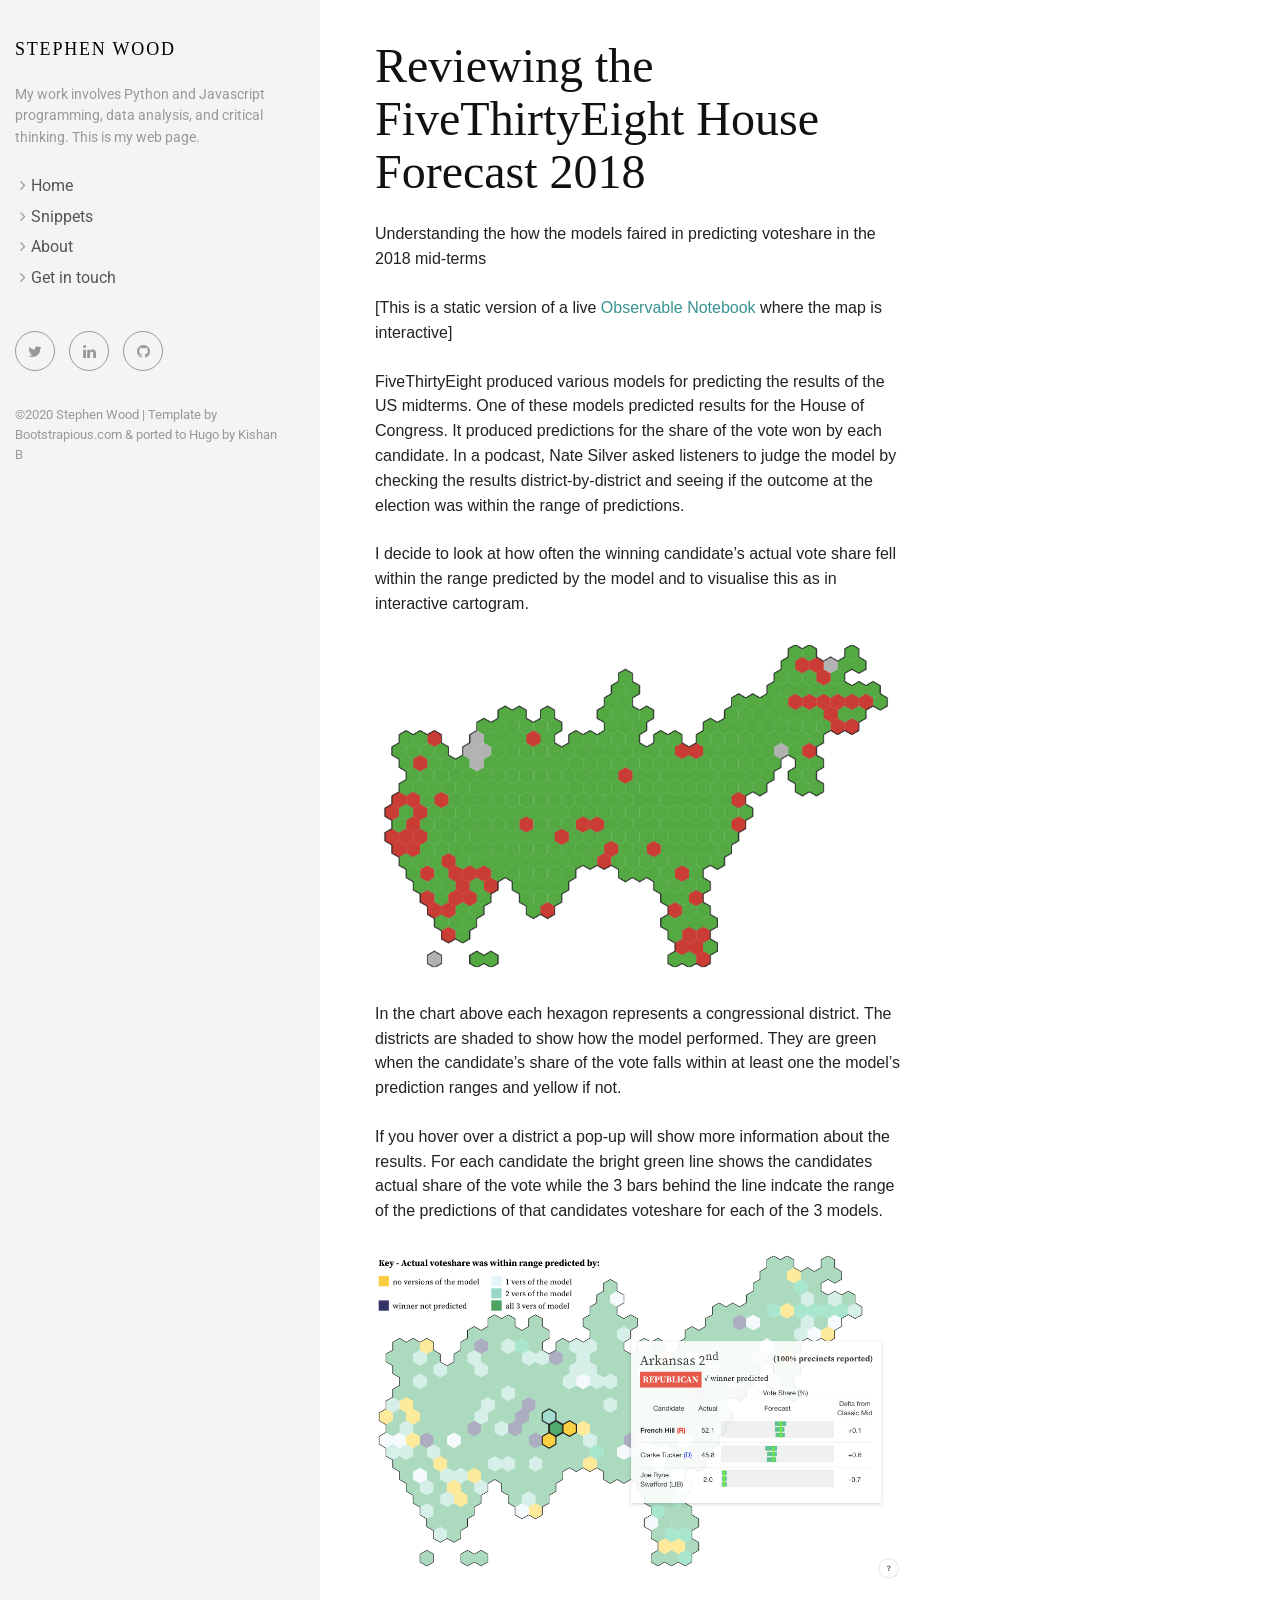
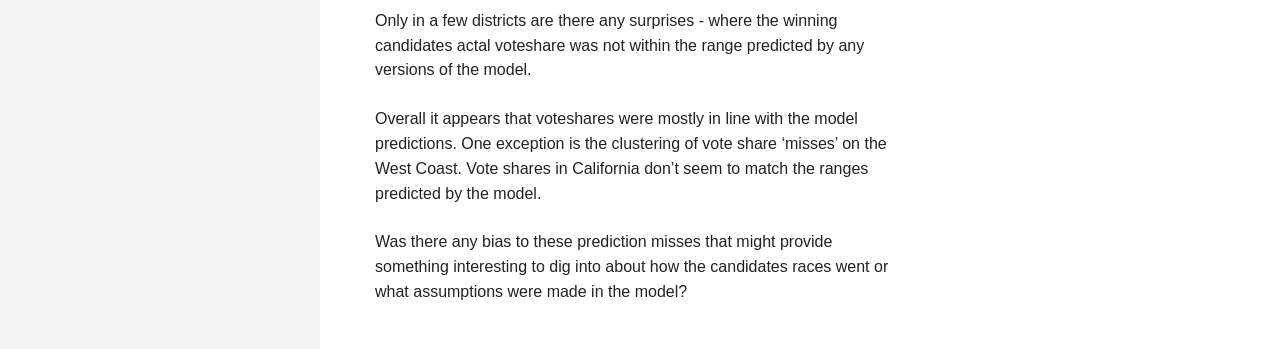
<file: portfolio/us-elec-2018/index.html>
<!DOCTYPE html>
<html lang="en-gb">
<head><meta charset="utf-8">
<meta http-equiv="X-UA-Compatible" content="IE=edge">
<title>Reviewing the FiveThirtyEight House Forecast 2018</title>
<meta name="description" content="Personal Website">
<meta name="viewport" content="width=device-width, initial-scale=1">
<meta name="robots" content="all,follow">
<meta name="googlebot" content="index,follow,snippet,archive">
<link rel="stylesheet" href="https://wooduk.github.io/css/bootstrap.min.css">
<link rel="stylesheet" href="//fonts.googleapis.com/css?family=Roboto:400,300,700,400italic">
<link rel="stylesheet" href="https://wooduk.github.io/css/font-awesome.min.css">
<link rel="stylesheet" href="https://wooduk.github.io/css/owl.carousel.css">
<link rel="stylesheet" href="https://wooduk.github.io/css/owl.theme.css">


  <link href="https://wooduk.github.io/css/style.sea.css" rel="stylesheet" id="theme-stylesheet">

 

  
    <!--[if lt IE 9]>
        <script src="https://oss.maxcdn.com/html5shiv/3.7.2/html5shiv.min.js"></script>
        <script src="https://oss.maxcdn.com/respond/1.4.2/respond.min.js"></script>
    <![endif]-->
  


<link href="https://wooduk.github.io/css/custom.css" rel="stylesheet">
<link rel="shortcut icon" href="https://wooduk.github.io/img/favicon.png">


</head>
<body>
  <div id="all">
      <div class="container-fluid">
          <div class="row row-offcanvas row-offcanvas-left">
              <div id="sidebar" class="col-xs-6 col-sm-4 col-md-3 sidebar-offcanvas">
  <div class="sidebar-content">
    <h1 class="sidebar-heading"><a href="https://wooduk.github.io/">Stephen Wood</a></h1>
    
      <p class="sidebar-p">My work involves Python and Javascript programming, data analysis, and critical thinking. This is my web page.</p>
    
    <ul class="sidebar-menu">
      
        <li><a href="https://wooduk.github.io/portfolio/">Home</a></li>
      
        <li><a href="https://wooduk.github.io/snippets/">Snippets</a></li>
      
        <li><a href="https://wooduk.github.io/about/">About</a></li>
      
        <li><a href="https://wooduk.github.io/contact/">Get in touch</a></li>
      
    </ul>
    <p class="social">
  
  
  
  <a href="%3cusername%3e" data-animate-hover="pulse" class="external twitter">
    <i class="fa fa-twitter"></i>
  </a>
  
  
  
  
  <a href="%3cusername%3e" data-animate-hover="pulse" class="external">
    <i class="fa fa-linkedin"></i>
  </a>
  
  
  
  <a href="%3cusername%3e" data-animate-hover="pulse" class="external">
    <i class="fa fa-github"></i>
  </a>
  
  
  
</p>


    <div class="copyright">
      <p class="credit">
        
          &copy;2020 Stephen Wood |
        
        Template by <a href="https://bootstrapious.com/free-templates" class="external">Bootstrapious.com</a>

&amp; ported to Hugo by <a href="https://github.com/kishaningithub">Kishan B</a>

      </p>
    </div>
  </div>
</div>

              
<div class="col-xs-12 col-sm-8 col-md-9 content-column white-background">
  <div class="small-navbar visible-xs">
  <button type="button" data-toggle="offcanvas" class="btn btn-ghost pull-left"> <i class="fa fa-align-left"> </i>Menu</button>
  <h1 class="small-navbar-heading"><a href="https://wooduk.github.io/">Stephen Wood</a></h1>
</div>

  <div class="row">
    <div class="col-lg-8">
      <div class="content-column-content">
         <h1>Reviewing the FiveThirtyEight House Forecast 2018</h1>
         <p>Understanding the how the models faired in predicting voteshare in the 2018 mid-terms</p>

<p>[This is a static version of a live <a href="https://observablehq.com/@wooduk/us-elections-2018">Observable Notebook</a> where the map is interactive]</p>

<p>FiveThirtyEight produced various models for predicting the results of the US midterms. One of these models predicted results for the House of Congress. It produced predictions for the share of the vote won by each candidate. In a podcast, Nate Silver asked listeners to judge the model by checking the results district-by-district and seeing if the outcome at the election was within the range of predictions.</p>

<p>I decide to look at how often the winning candidate&rsquo;s actual vote share fell within the range predicted by the model and to visualise this as in interactive cartogram.</p>

<p><img src="/img/portfolio/us_hex.png" alt="Example image" /></p>

<p>In the chart above each hexagon represents a congressional district. The districts are shaded to show how the model performed. They are green when the candidate&rsquo;s share of the vote falls within at least one the model&rsquo;s prediction ranges and yellow if not.</p>

<p>If you hover over a district a pop-up will show more information about the results. For each candidate the bright green line shows the candidates actual share of the vote while the 3 bars behind the line indcate the range of the predictions of that candidates voteshare for each of the 3 models.</p>

<p><img src="/img/portfolio/us_2018_tootip.png" alt="Example image" /></p>

<p>Only in a few districts are there any surprises - where the winning candidates actal voteshare was not within the range predicted by any versions of the model.</p>

<p>Overall it appears that voteshares were mostly in line with the model predictions. One exception is the clustering of vote share &lsquo;misses&rsquo; on the West Coast. Vote shares in California don&rsquo;t seem to match the ranges predicted by the model.</p>

<p>Was there any bias to these prediction misses that might provide something interesting to dig into about how the candidates races went or what assumptions were made in the model?</p>
         
      </div>
    </div>
  </div>
</div>

          </div>
      </div>
  </div>
  <script src="https://wooduk.github.io/js/jquery.min.js"></script>
<script src="https://wooduk.github.io/js/bootstrap.min.js"></script>
<script src="https://wooduk.github.io/js/jquery.cookie.js"> </script>
<script src="https://wooduk.github.io/js/ekko-lightbox.js"></script>
<script src="https://wooduk.github.io/js/jquery.scrollTo.min.js"></script>
<script src="https://wooduk.github.io/js/masonry.pkgd.min.js"></script>
<script src="https://wooduk.github.io/js/imagesloaded.pkgd.min.js"></script>
<script src="https://wooduk.github.io/js/owl.carousel.min.js"></script>
<script src="https://wooduk.github.io/js/front.js"></script>



</body>
</html>
</file>
